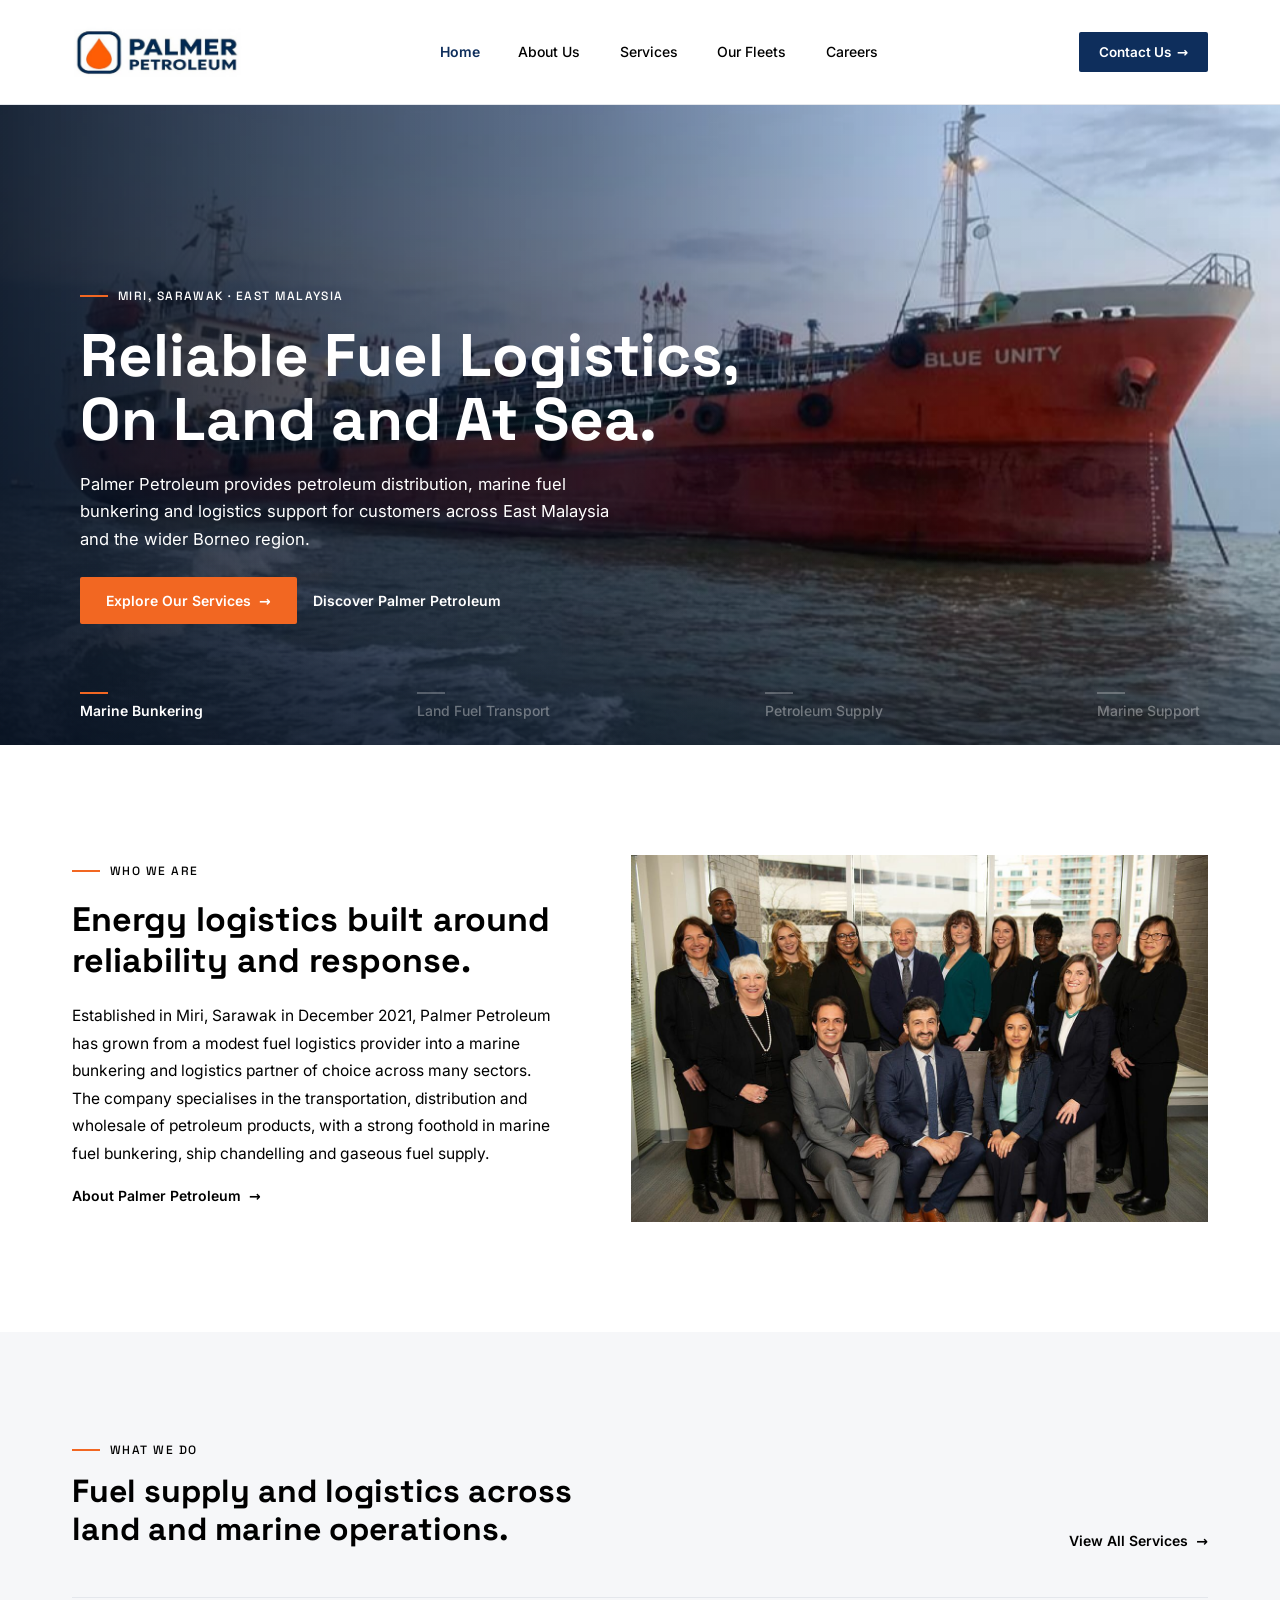
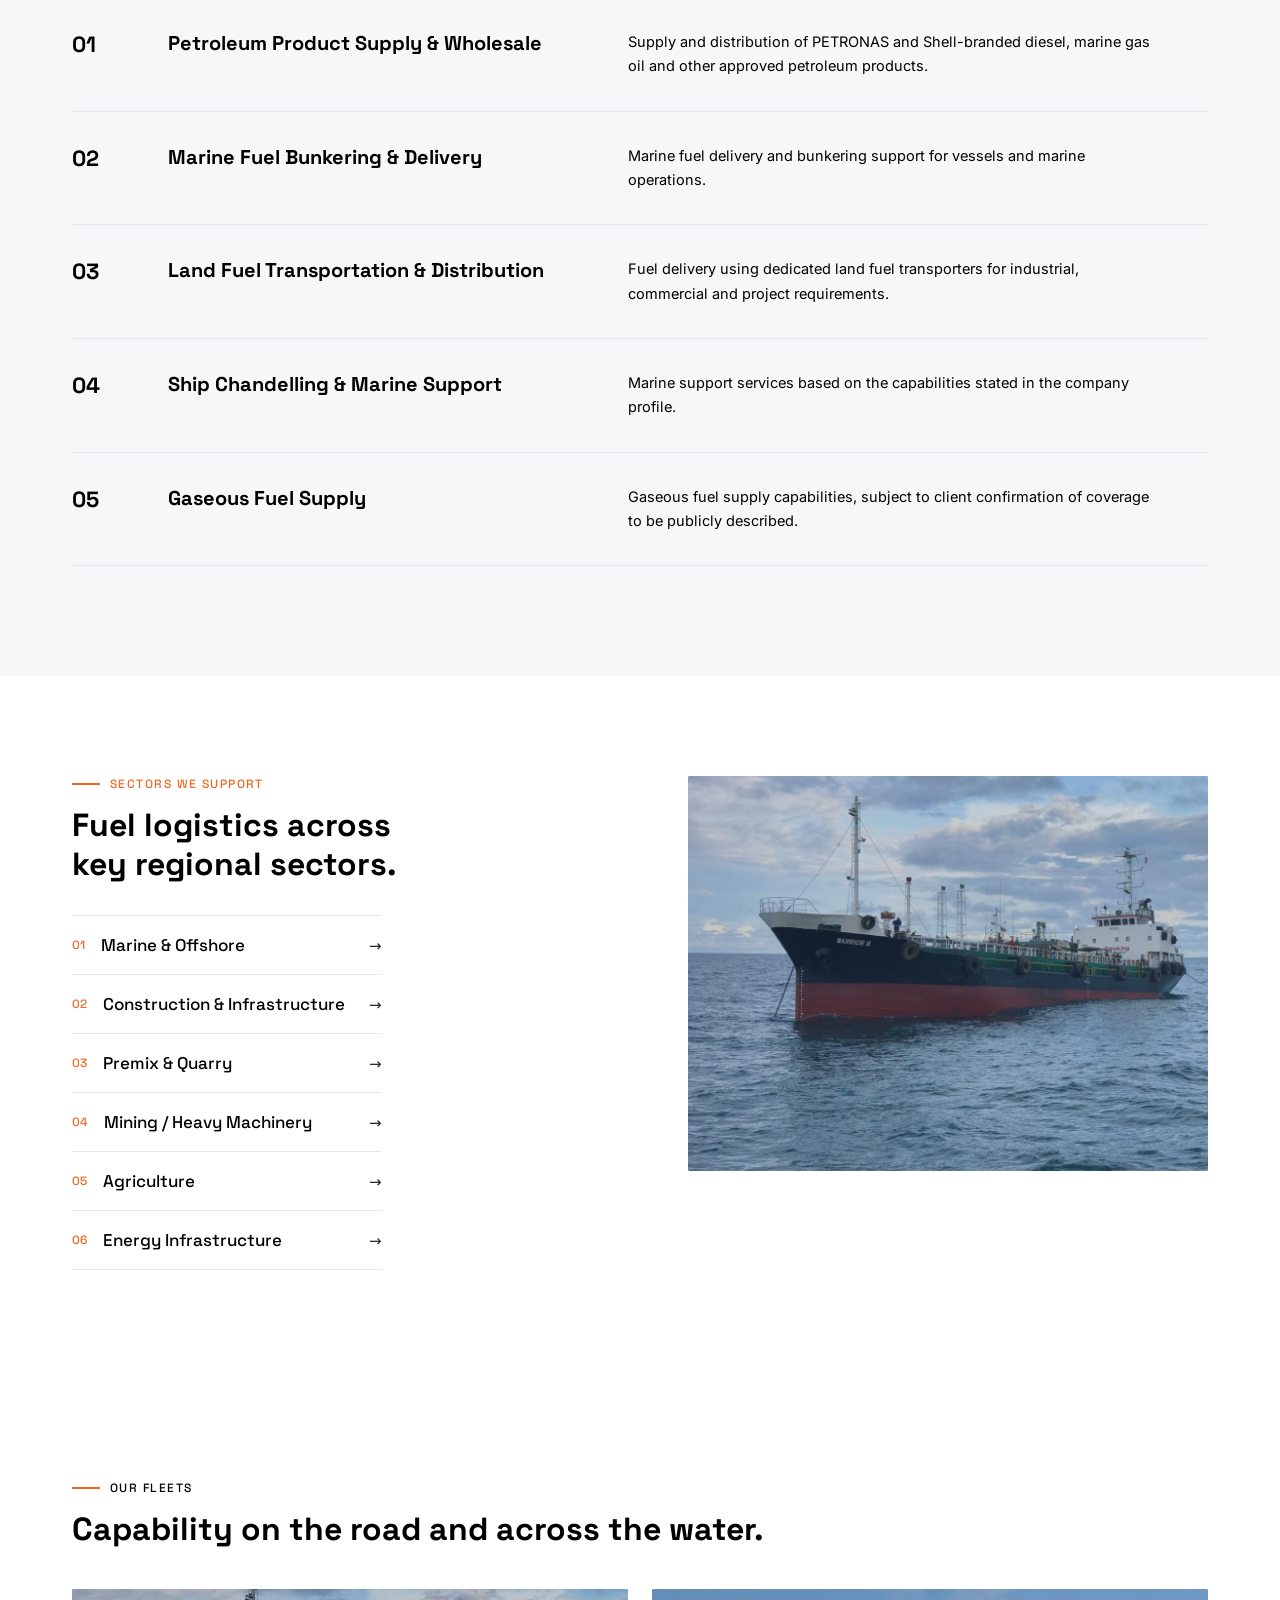
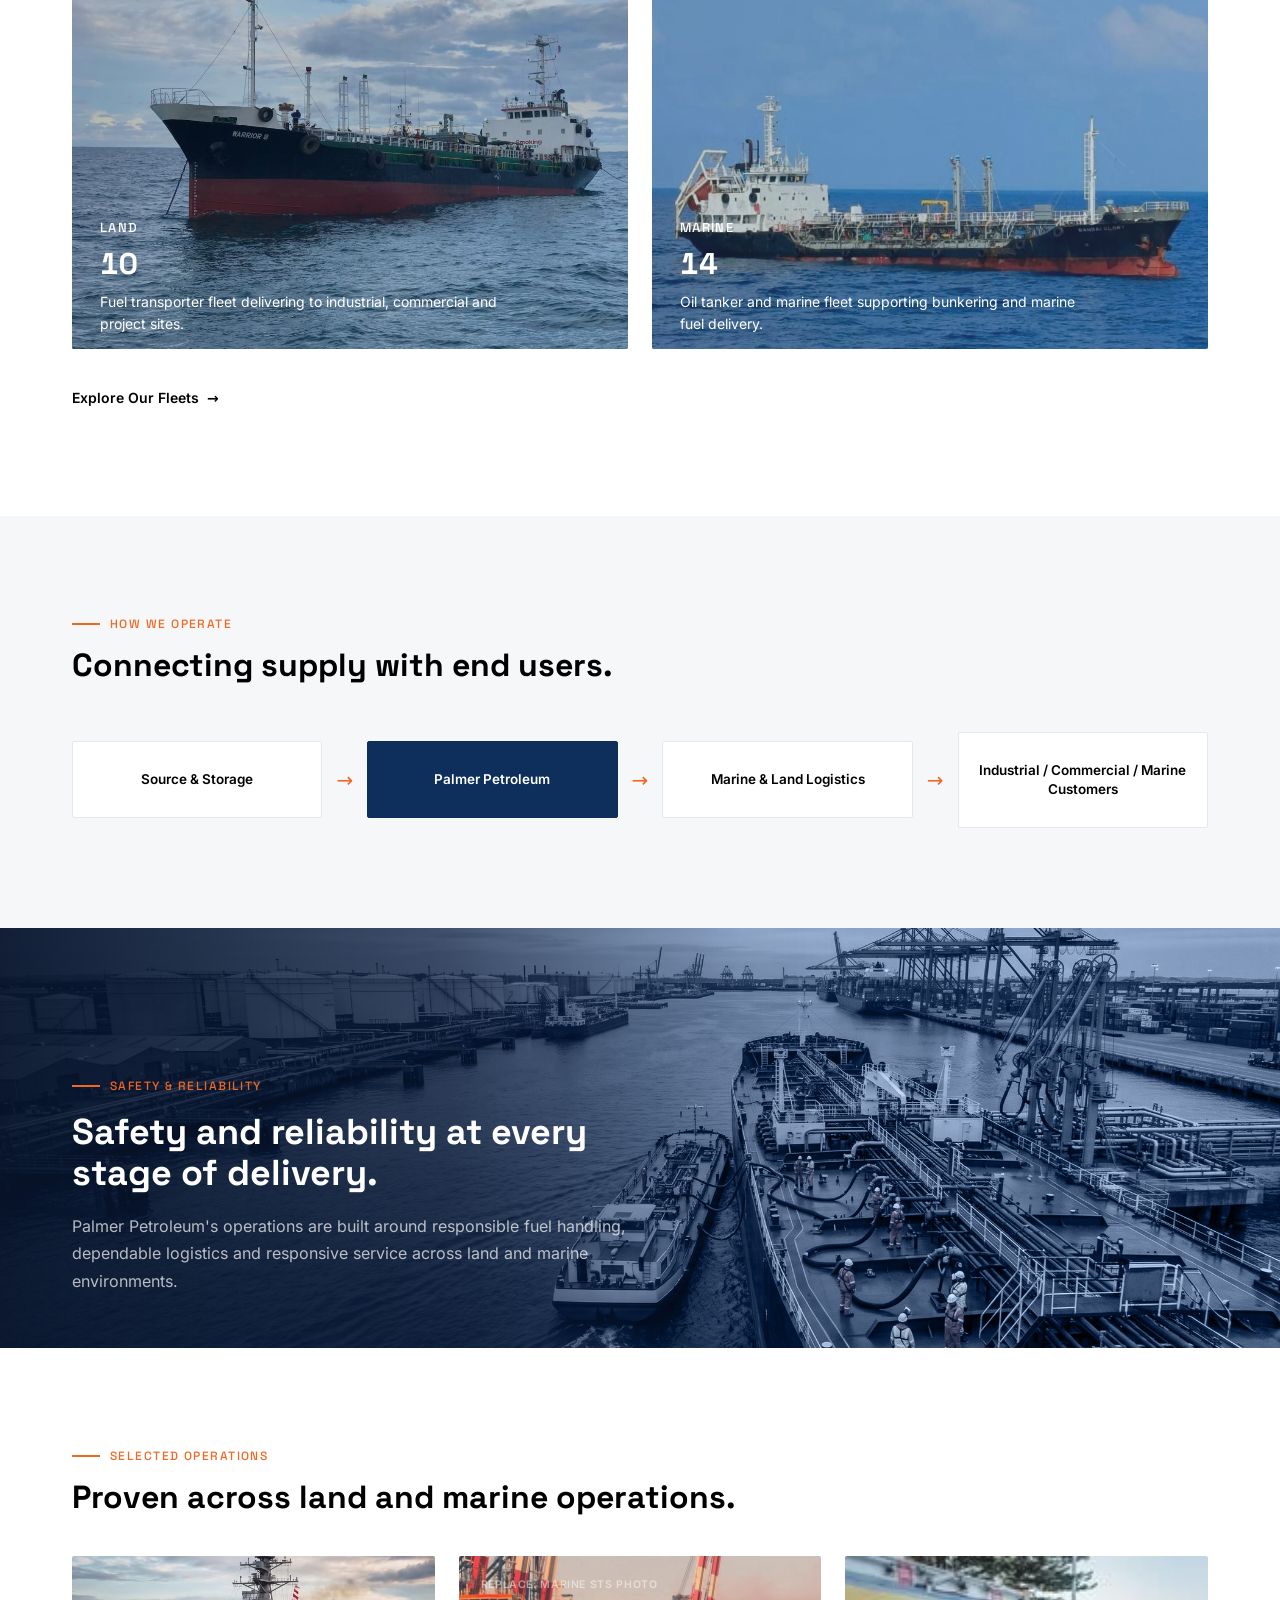
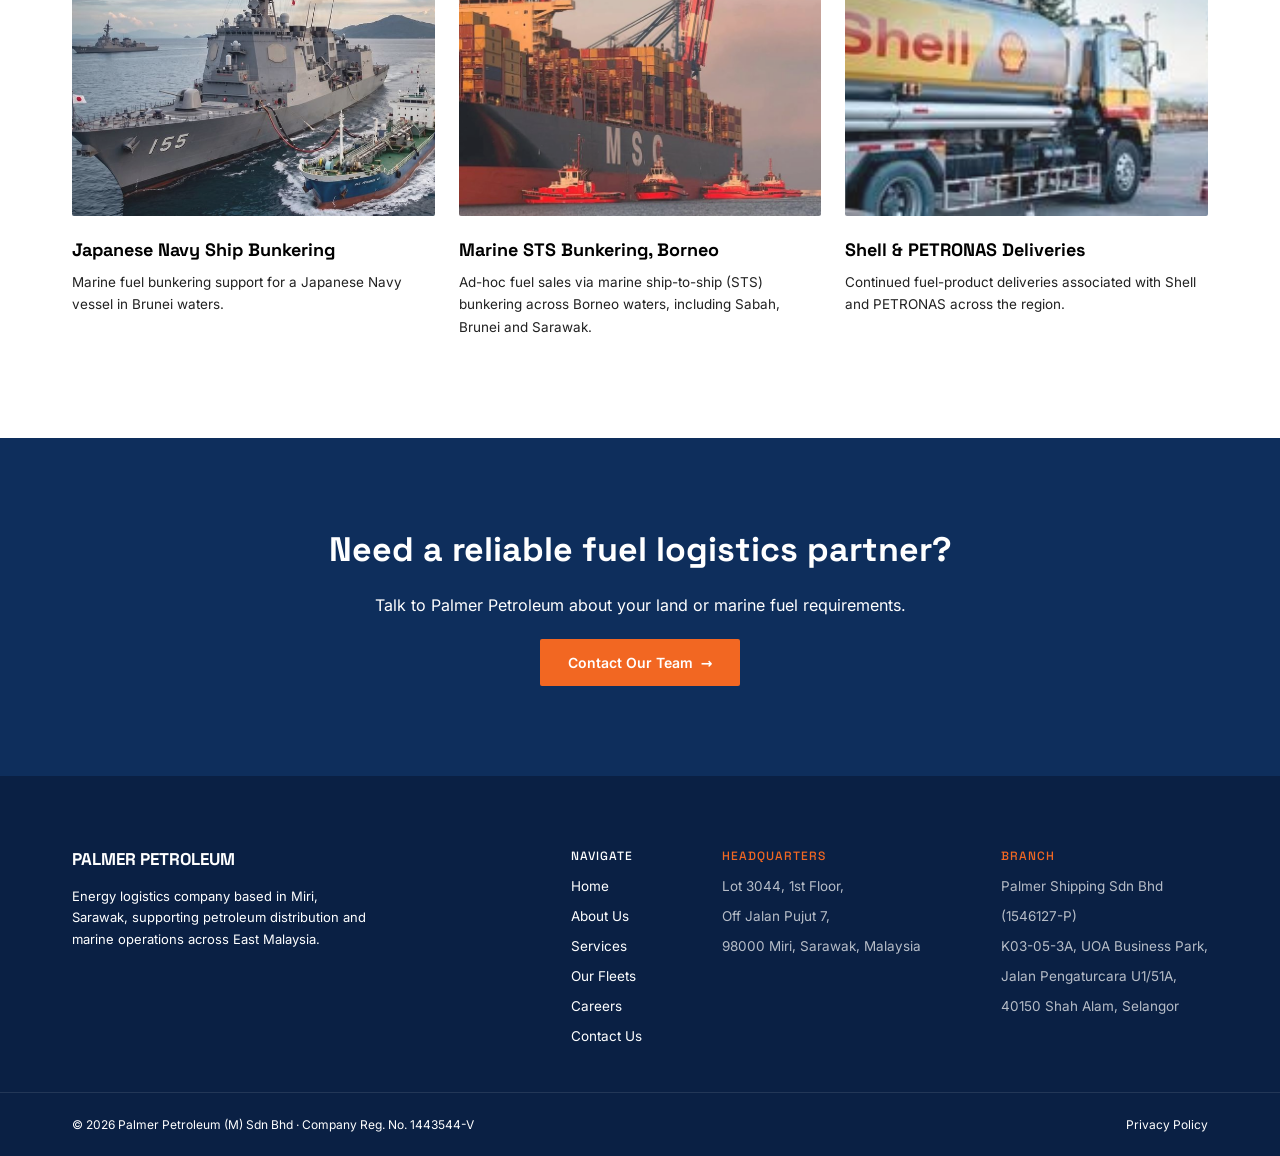
<file: index.html>
<!DOCTYPE html>
<html lang="en">
<head>
  <meta charset="utf-8">
  <meta name="viewport" content="width=device-width, initial-scale=1">
  <meta name="google-site-verification" content="EXHWEFCvP-H-6U0Hwtuabmq3HdfL--ZiOIwJplqTd3g" />
  <title>Palmer Petroleum | Fuel Logistics Company in Miri, Sarawak</title>
  <meta name="description" content="Palmer Petroleum (Palmer Shipping) is a fuel logistics company in Malaysia, based in Miri, Sarawak, providing petroleum distribution and marine operations across East Malaysia.">
  <link rel="canonical" href="https://palmershipping.com/">
  <meta property="og:type" content="website">
  <meta property="og:site_name" content="Palmer Petroleum">
  <meta property="og:title" content="Palmer Petroleum | Fuel Logistics Company in Miri, Sarawak">
  <meta property="og:description" content="Palmer Petroleum (Palmer Shipping) is a fuel logistics company in Malaysia, based in Miri, Sarawak, providing petroleum distribution and marine operations across East Malaysia.">
  <meta property="og:url" content="https://palmershipping.com/">
  <meta property="og:image" content="https://palmershipping.com/assets/img/hero-marine-bunkering.jpg">
  <meta name="twitter:card" content="summary_large_image">
  <script type="application/ld+json">{"@context": "https://schema.org", "@type": "Organization", "name": "Palmer Petroleum (M) Sdn Bhd", "url": "https://palmershipping.com/", "logo": "https://palmershipping.com/assets/img/palmer-petroleum-logo.png", "address": {"@type": "PostalAddress", "streetAddress": "Lot 3044, 1st Floor, Off Jalan Pujut 7", "addressLocality": "Miri", "postalCode": "98000", "addressRegion": "Sarawak", "addressCountry": "MY"}, "telephone": "+60-3-5569-0765", "email": "bunker@palmerpetroleum.com"}</script>
  <link rel="preload" href="assets/fonts/inter-latin-500.woff2" as="font" type="font/woff2" crossorigin>
  <link rel="preload" href="assets/fonts/space-grotesk-latin-700.woff2" as="font" type="font/woff2" crossorigin>
  <link rel="preload" href="assets/img/hero-marine-bunkering.jpg" as="image" fetchpriority="high">
  <link rel="stylesheet" href="assets/css/tokens.css">
  <link rel="stylesheet" href="assets/css/base.css">
  <link rel="stylesheet" href="assets/css/components.css">
  <link rel="stylesheet" href="assets/css/pages/home.css">
  <link rel="stylesheet" href="assets/css/motion.css?v=2">
  <script src="assets/js/include.js?v=2" defer></script>
  <script src="assets/js/motion.js?v=2" defer></script>
  <script src="assets/js/carousel.js" defer></script>
  <script src="assets/js/config.js?v=2" defer></script>
  <script src="assets/js/wp.js?v=2" defer></script>
  <script src="assets/js/content.js?v=4" defer></script>
</head>
<body data-page="home">
  <div class="slot-header" data-include="partials/header.html"></div>

  <main id="main">

    <!-- Hero carousel -->
    <section class="hero" data-carousel aria-roledescription="carousel" aria-label="Palmer Petroleum services">
      <div class="hero__slides">
        <div class="hero__slide is-active" data-carousel-slide role="group" aria-roledescription="slide" aria-label="1 of 4: Marine Bunkering">
          <img src="assets/img/hero-marine-bunkering.jpg" alt="Tanker vessel carrying out marine fuel bunkering" fetchpriority="high" data-photo="hero_photo_marine_bunkering">
        </div>
        <div class="hero__slide" data-carousel-slide role="group" aria-roledescription="slide" aria-label="2 of 4: Land Fuel Transport">
          <img src="assets/img/hero-land-fuel-transport.jpg" alt="Fuel tanker truck on the road" style="object-position: center 76%" data-photo="hero_photo_land_fuel_transport">
        </div>
        <div class="hero__slide" data-carousel-slide role="group" aria-roledescription="slide" aria-label="3 of 4: Petroleum Supply">
          <img src="assets/img/hero-petroleum-supply.jpg" alt="Cargo vessel at port" data-photo="hero_photo_petroleum_supply">
        </div>
        <div class="hero__slide" data-carousel-slide role="group" aria-roledescription="slide" aria-label="4 of 4: Marine Support">
          <img src="assets/img/hero-marine-support.jpg" alt="Support vessel refuelling a naval ship at sea" data-photo="hero_photo_marine_support">
        </div>
      </div>
      <div class="hero__overlay" aria-hidden="true"></div>

      <div class="hero__content">
        <p class="eyebrow eyebrow--light">MIRI, SARAWAK · EAST MALAYSIA</p>
        <h1 class="hero__title">
          <span class="line">Reliable Fuel Logistics,</span>
          <span class="line">On Land and At Sea.</span>
        </h1>
        <p class="hero__text">Palmer Petroleum provides petroleum distribution, marine fuel bunkering and logistics support for customers across East Malaysia and the wider Borneo region.</p>
        <div class="hero__actions">
          <a class="btn btn--orange btn--lg" href="services.html">Explore Our Services&nbsp;&nbsp;→</a>
          <a class="text-link" href="about.html">Discover Palmer Petroleum</a>
        </div>
      </div>

      <div class="hero__tabs" role="group" aria-label="Choose a slide">
        <button class="hero__tab" type="button" data-carousel-tab aria-current="true">Marine Bunkering</button>
        <button class="hero__tab" type="button" data-carousel-tab>Land Fuel Transport</button>
        <button class="hero__tab" type="button" data-carousel-tab>Petroleum Supply</button>
        <button class="hero__tab" type="button" data-carousel-tab>Marine Support</button>
      </div>
      <button class="hero__toggle" type="button" data-carousel-toggle>Pause slideshow</button>
    </section>

    <!-- Company introduction -->
    <section class="section intro" aria-labelledby="intro-title">
      <div class="intro__body">
        <p class="eyebrow">WHO WE ARE</p>
        <h2 class="section-title intro__title" id="intro-title">Energy logistics built around reliability and response.</h2>
        <p class="intro__text">Established in Miri, Sarawak in December 2021, Palmer Petroleum has grown from a modest fuel logistics provider into a marine bunkering and logistics partner of choice across many sectors. The company specialises in the transportation, distribution and wholesale of petroleum products, with a strong foothold in marine fuel bunkering, ship chandelling and gaseous fuel supply.</p>
        <a class="text-link" href="about.html">About Palmer Petroleum&nbsp;&nbsp;→</a>
      </div>
      <div class="intro__media">
        <img src="assets/img/home-intro-team.jpg" alt="The Palmer Petroleum team" width="1180" height="751" loading="lazy" data-photo="home_intro_photo">
      </div>
    </section>

    <!-- Core services -->
    <section class="section section--offwhite services" aria-labelledby="services-title">
      <div class="services__head">
        <div class="section__head">
          <p class="eyebrow">WHAT WE DO</p>
          <h2 class="section-title" id="services-title">
            <span class="line">Fuel supply and logistics across</span>
            <span class="line">land and marine operations.</span>
          </h2>
        </div>
        <a class="text-link" href="services.html">View All Services&nbsp;&nbsp;→</a>
      </div>

      <ul class="service-list">
        <li>
          <a class="service-row" href="services.html#service-01">
            <span class="service-row__num">01</span>
            <h3 class="service-row__title">Petroleum Product Supply &amp; Wholesale</h3>
            <p class="service-row__text">Supply and distribution of PETRONAS and Shell-branded diesel, marine gas oil and other approved petroleum products.</p>
            <span class="service-row__arrow" aria-hidden="true">→</span>
          </a>
        </li>
        <li>
          <a class="service-row" href="services.html#service-02">
            <span class="service-row__num">02</span>
            <h3 class="service-row__title">Marine Fuel Bunkering &amp; Delivery</h3>
            <p class="service-row__text">Marine fuel delivery and bunkering support for vessels and marine operations.</p>
            <span class="service-row__arrow" aria-hidden="true">→</span>
          </a>
        </li>
        <li>
          <a class="service-row" href="services.html#service-03">
            <span class="service-row__num">03</span>
            <h3 class="service-row__title">Land Fuel Transportation &amp; Distribution</h3>
            <p class="service-row__text">Fuel delivery using dedicated land fuel transporters for industrial, commercial and project requirements.</p>
            <span class="service-row__arrow" aria-hidden="true">→</span>
          </a>
        </li>
        <li>
          <a class="service-row" href="services.html#service-04">
            <span class="service-row__num">04</span>
            <h3 class="service-row__title">Ship Chandelling &amp; Marine Support</h3>
            <p class="service-row__text">Marine support services based on the capabilities stated in the company profile.</p>
            <span class="service-row__arrow" aria-hidden="true">→</span>
          </a>
        </li>
        <li>
          <a class="service-row" href="services.html#service-05">
            <span class="service-row__num">05</span>
            <h3 class="service-row__title">Gaseous Fuel Supply</h3>
            <p class="service-row__text">Gaseous fuel supply capabilities, subject to client confirmation of coverage to be publicly described.</p>
            <span class="service-row__arrow" aria-hidden="true">→</span>
          </a>
        </li>
      </ul>
    </section>

    <!-- Sectors we support -->
    <section class="section section--tight sectors" aria-labelledby="sectors-title">
      <div class="sectors__body">
        <div class="section__head">
          <p class="eyebrow eyebrow--accent">SECTORS WE SUPPORT</p>
          <h2 class="section-title" id="sectors-title">
            <span class="line">Fuel logistics across</span>
            <span class="line">key regional sectors.</span>
          </h2>
        </div>
        <ul class="sector-list">
          <li><a class="sector-row" href="services.html"><span class="sector-row__label"><span class="sector-row__num">01</span><span class="sector-row__name">Marine &amp; Offshore</span></span><span class="sector-row__arrow" aria-hidden="true">→</span></a></li>
          <li><a class="sector-row" href="services.html"><span class="sector-row__label"><span class="sector-row__num">02</span><span class="sector-row__name">Construction &amp; Infrastructure</span></span><span class="sector-row__arrow" aria-hidden="true">→</span></a></li>
          <li><a class="sector-row" href="services.html"><span class="sector-row__label"><span class="sector-row__num">03</span><span class="sector-row__name">Premix &amp; Quarry</span></span><span class="sector-row__arrow" aria-hidden="true">→</span></a></li>
          <li><a class="sector-row" href="services.html"><span class="sector-row__label"><span class="sector-row__num">04</span><span class="sector-row__name">Mining / Heavy Machinery</span></span><span class="sector-row__arrow" aria-hidden="true">→</span></a></li>
          <li><a class="sector-row" href="services.html"><span class="sector-row__label"><span class="sector-row__num">05</span><span class="sector-row__name">Agriculture</span></span><span class="sector-row__arrow" aria-hidden="true">→</span></a></li>
          <li><a class="sector-row" href="services.html"><span class="sector-row__label"><span class="sector-row__num">06</span><span class="sector-row__name">Energy Infrastructure</span></span><span class="sector-row__arrow" aria-hidden="true">→</span></a></li>
        </ul>
      </div>
      <div class="sectors__media">
        <img src="assets/img/home-sectors.jpg" alt="Palmer Petroleum tanker vessel at sea" width="1080" height="810" loading="lazy" data-photo="home_sectors_photo">
      </div>
    </section>

    <!-- Fleet highlight -->
    <section class="section fleet-highlight" aria-labelledby="fleet-title">
      <div class="section__head">
        <p class="eyebrow">OUR FLEETS</p>
        <h2 class="section-title" id="fleet-title">Capability on the road and across the water.</h2>
      </div>
      <div class="fleet-panels">
        <article class="fleet-panel fleet-panel--land">
          <img src="assets/img/home-fleet-land.jpg" alt="" loading="lazy" data-photo="home_fleet_land_photo">
          <div class="fleet-panel__body">
            <p class="fleet-panel__label">LAND</p>
            <p class="fleet-panel__count" data-fleet="land-count">10 +4</p>
            <p class="fleet-panel__text">Fuel transporter fleet delivering to industrial, commercial and project sites.</p>
          </div>
        </article>
        <article class="fleet-panel fleet-panel--marine">
          <img src="assets/img/home-fleet-marine.jpg" alt="" loading="lazy" data-photo="home_fleet_marine_photo">
          <div class="fleet-panel__body">
            <p class="fleet-panel__label">MARINE</p>
            <p class="fleet-panel__count" data-fleet="marine-count">14</p>
            <p class="fleet-panel__text">Oil tanker and marine fleet supporting bunkering and marine fuel delivery.</p>
          </div>
        </article>
      </div>
      <a class="text-link" href="fleet.html">Explore Our Fleets&nbsp;&nbsp;→</a>
    </section>

    <!-- How we operate -->
    <section class="section section--tight section--offwhite operate" aria-labelledby="operate-title">
      <div class="section__head">
        <p class="eyebrow eyebrow--accent">HOW WE OPERATE</p>
        <h2 class="section-title" id="operate-title">Connecting supply with end users.</h2>
      </div>
      <ol class="flow">
        <li class="flow__step">Source &amp; Storage</li>
        <li class="flow__arrow" aria-hidden="true">→</li>
        <li class="flow__step flow__step--primary">Palmer Petroleum</li>
        <li class="flow__arrow" aria-hidden="true">→</li>
        <li class="flow__step">Marine &amp; Land Logistics</li>
        <li class="flow__arrow" aria-hidden="true">→</li>
        <li class="flow__step">Industrial / Commercial / Marine Customers</li>
      </ol>
    </section>

    <!-- Safety band -->
    <section class="safety" aria-labelledby="safety-title">
      <img class="safety__bg" src="assets/img/home-safety-band.jpg" alt="" loading="lazy" data-photo="home_safety_photo">
      <div class="safety__tint" aria-hidden="true"></div>
      <div class="safety__gradient" aria-hidden="true"></div>
      <div class="safety__content">
        <p class="eyebrow eyebrow--accent">SAFETY &amp; RELIABILITY</p>
        <h2 class="section-title safety__title" id="safety-title">
          <span class="line">Safety and reliability at every</span>
          <span class="line">stage of delivery.</span>
        </h2>
        <p class="safety__text">Palmer Petroleum's operations are built around responsible fuel handling, dependable logistics and responsive service across land and marine environments.</p>
      </div>
    </section>

    <!-- Selected operations -->
    <section class="section section--tight operations" aria-labelledby="operations-title">
      <div class="section__head">
        <p class="eyebrow eyebrow--accent">SELECTED OPERATIONS</p>
        <h2 class="section-title" id="operations-title">Proven across land and marine operations.</h2>
      </div>
      <div class="op-cards">
        <article class="op-card">
          <div class="op-card__media">
            <img src="assets/img/op-japanese-navy.jpg" alt="Bunkering vessel alongside a Japanese Navy ship" loading="lazy" style="object-position: 37.5% center">
          </div>
          <div class="op-card__body">
            <h3 class="op-card__title">Japanese Navy Ship Bunkering</h3>
            <p class="op-card__text">Marine fuel bunkering support for a Japanese Navy vessel in Brunei waters.</p>
          </div>
        </article>
        <article class="op-card">
          <div class="op-card__media">
            <img src="assets/img/op-marine-sts.jpg" alt="" loading="lazy" style="object-position: center 43.5%">
            <p class="op-card__placeholder">REPLACE: MARINE STS PHOTO</p>
          </div>
          <div class="op-card__body">
            <h3 class="op-card__title">Marine STS Bunkering, Borneo</h3>
            <p class="op-card__text">Ad-hoc fuel sales via marine ship-to-ship (STS) bunkering across Borneo waters, including Sabah, Brunei and Sarawak.</p>
          </div>
        </article>
        <article class="op-card">
          <div class="op-card__media">
            <img src="assets/img/op-shell-petronas.jpg" alt="Fuel tanker truck making a delivery" loading="lazy">
          </div>
          <div class="op-card__body">
            <h3 class="op-card__title">Shell &amp; PETRONAS Deliveries</h3>
            <p class="op-card__text">Continued fuel-product deliveries associated with Shell and PETRONAS across the region.</p>
          </div>
        </article>
      </div>
    </section>

    <!-- Final CTA -->
    <section class="section cta-band" aria-labelledby="cta-title">
      <h2 class="cta-band__title" id="cta-title">Need a reliable fuel logistics partner?</h2>
      <p class="cta-band__text">Talk to Palmer Petroleum about your land or marine fuel requirements.</p>
      <a class="btn btn--orange btn--lg" href="contact.html">Contact Our Team&nbsp;&nbsp;→</a>
    </section>

  </main>

  <div data-include="partials/footer.html"></div>
</body>
</html>
</file>
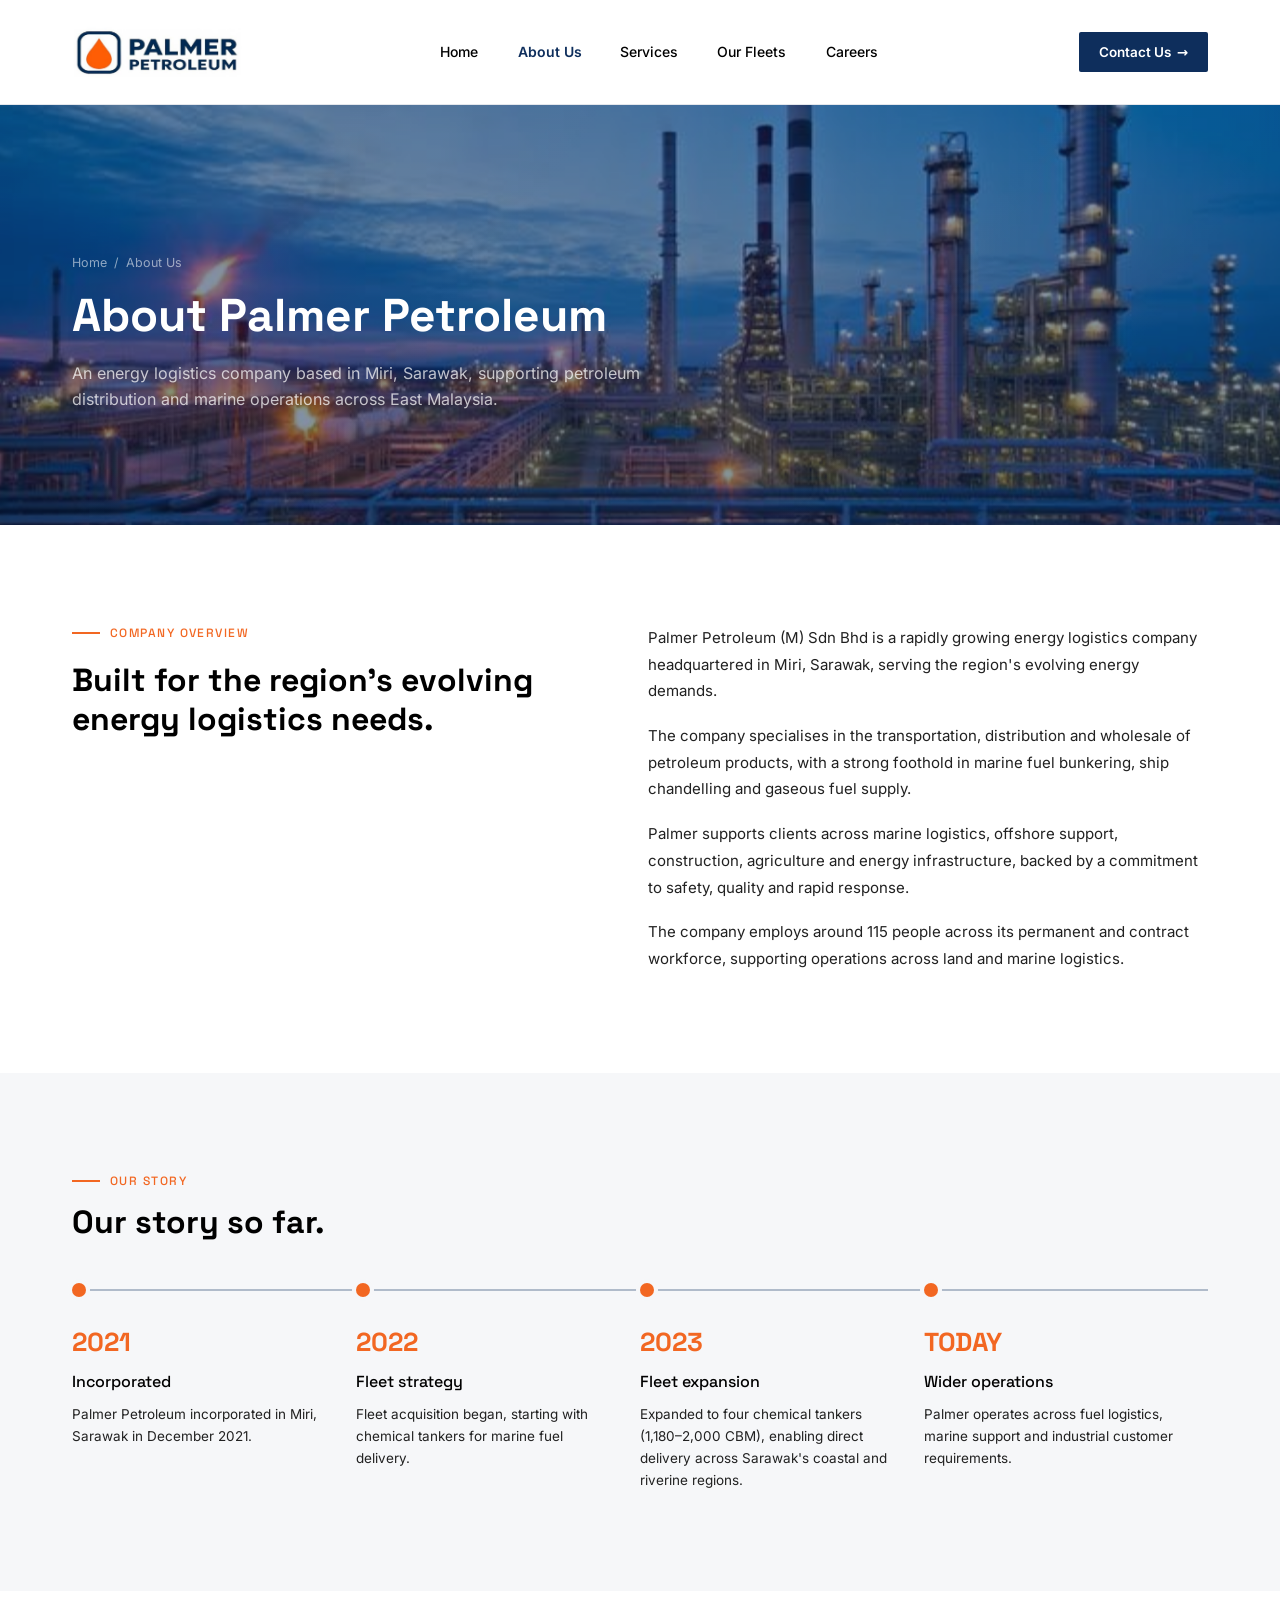
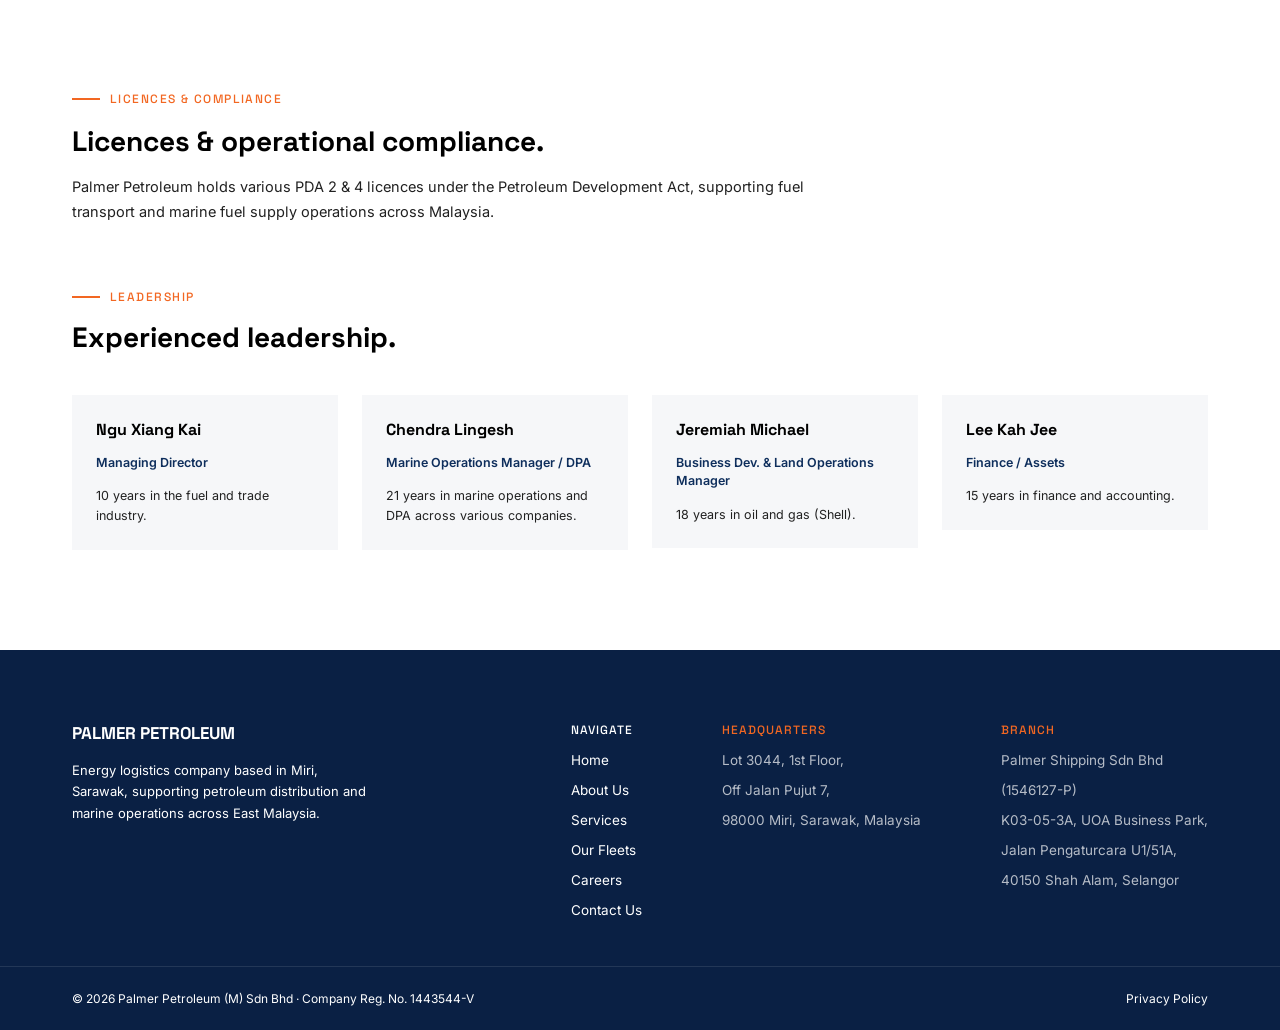
<file: about.html>
<!DOCTYPE html>
<html lang="en">
<head>
  <meta charset="utf-8">
  <meta name="viewport" content="width=device-width, initial-scale=1">
  <title>About Us | Palmer Petroleum Company Profile</title>
  <meta name="description" content="Palmer Petroleum (M) Sdn Bhd, part of Palmer Shipping Sdn Bhd, is an energy logistics company in Miri, Sarawak, supporting petroleum distribution and marine operations across East Malaysia.">
  <link rel="canonical" href="https://palmershipping.com/about.html">
  <meta property="og:type" content="website">
  <meta property="og:site_name" content="Palmer Petroleum">
  <meta property="og:title" content="About Us | Palmer Petroleum Company Profile">
  <meta property="og:description" content="Palmer Petroleum (M) Sdn Bhd, part of Palmer Shipping Sdn Bhd, is an energy logistics company in Miri, Sarawak, supporting petroleum distribution and marine operations across East Malaysia.">
  <meta property="og:url" content="https://palmershipping.com/about.html">
  <meta property="og:image" content="https://palmershipping.com/assets/img/hero-marine-bunkering.jpg">
  <meta name="twitter:card" content="summary_large_image">
  <link rel="preload" href="assets/fonts/inter-latin-500.woff2" as="font" type="font/woff2" crossorigin>
  <link rel="preload" href="assets/fonts/space-grotesk-latin-700.woff2" as="font" type="font/woff2" crossorigin>
  <link rel="stylesheet" href="assets/css/tokens.css">
  <link rel="stylesheet" href="assets/css/base.css">
  <link rel="stylesheet" href="assets/css/components.css">
  <link rel="stylesheet" href="assets/css/pages/about.css">
  <link rel="stylesheet" href="assets/css/motion.css?v=2">
  <script src="assets/js/include.js?v=2" defer></script>
  <script src="assets/js/motion.js?v=2" defer></script>
  <script src="assets/js/config.js?v=2" defer></script>
  <script src="assets/js/wp.js?v=2" defer></script>
  <script src="assets/js/content.js?v=4" defer></script>
</head>
<body data-page="about">
  <div class="slot-header" data-include="partials/header.html"></div>

  <main id="main">

    <section class="page-hero" style="--hero-height: 420px; --hero-top: 150px; --hero-image-opacity: 0.5">
      <img class="page-hero__bg" src="assets/img/hero-about.jpg" alt="" style="object-position: 53% 56%" data-photo="banner_about">
      <div class="page-hero__content">
        <nav class="breadcrumb" aria-label="Breadcrumb">
          <ol>
            <li><a href="index.html">Home</a></li>
            <li aria-current="page">About Us</li>
          </ol>
        </nav>
        <h1 class="page-hero__title">About Palmer Petroleum</h1>
        <p class="page-hero__text">An energy logistics company based in Miri, Sarawak, supporting petroleum distribution and marine operations across East Malaysia.</p>
      </div>
    </section>

    <!-- Company overview -->
    <section class="section section--tight overview" aria-labelledby="overview-title">
      <div class="overview__head">
        <p class="eyebrow eyebrow--accent">COMPANY OVERVIEW</p>
        <h2 class="section-title" id="overview-title">
          <span class="line">Built for the region’s evolving</span>
          <span class="line">energy logistics needs.</span>
        </h2>
      </div>
      <div class="overview__body">
        <p>Palmer Petroleum (M) Sdn Bhd is a rapidly growing energy logistics company headquartered in Miri, Sarawak, serving the region's evolving energy demands.</p>
        <p>The company specialises in the transportation, distribution and wholesale of petroleum products, with a strong foothold in marine fuel bunkering, ship chandelling and gaseous fuel supply.</p>
        <p>Palmer supports clients across marine logistics, offshore support, construction, agriculture and energy infrastructure, backed by a commitment to safety, quality and rapid response.</p>
        <p>The company employs around 115 people across its permanent and contract workforce, supporting operations across land and marine logistics.</p>
      </div>
    </section>

    <!-- Our story timeline -->
    <section class="section section--tight section--offwhite timeline-section" aria-labelledby="story-title">
      <div class="section__head">
        <p class="eyebrow eyebrow--accent">OUR STORY</p>
        <h2 class="section-title" id="story-title">Our story so far.</h2>
      </div>
      <ol class="timeline">
        <li class="timeline__item">
          <p class="timeline__year">2021</p>
          <h3 class="timeline__title">Incorporated</h3>
          <p class="timeline__text">Palmer Petroleum incorporated in Miri, Sarawak in December 2021.</p>
        </li>
        <li class="timeline__item">
          <p class="timeline__year">2022</p>
          <h3 class="timeline__title">Fleet strategy</h3>
          <p class="timeline__text">Fleet acquisition began, starting with chemical tankers for marine fuel delivery.</p>
        </li>
        <li class="timeline__item">
          <p class="timeline__year">2023</p>
          <h3 class="timeline__title">Fleet expansion</h3>
          <p class="timeline__text">Expanded to four chemical tankers (1,180–2,000 CBM), enabling direct delivery across Sarawak's coastal and riverine regions.</p>
        </li>
        <li class="timeline__item">
          <p class="timeline__year">TODAY</p>
          <h3 class="timeline__title">Wider operations</h3>
          <p class="timeline__text">Palmer operates across fuel logistics, marine support and industrial customer requirements.</p>
        </li>
      </ol>
    </section>

    <!-- Licences & leadership -->
    <section class="section section--tight leadership-section" aria-labelledby="licences-title">
      <div class="licences">
        <p class="eyebrow eyebrow--accent">LICENCES &amp; COMPLIANCE</p>
        <h2 class="section-title section-title--sm" id="licences-title">Licences &amp; operational compliance.</h2>
        <p class="licences__text">Palmer Petroleum holds various PDA 2 &amp; 4 licences under the Petroleum Development Act, supporting fuel transport and marine fuel supply operations across Malaysia.</p>
      </div>

      <div class="section__head leaders-head">
        <p class="eyebrow eyebrow--accent">LEADERSHIP</p>
        <h2 class="section-title section-title--sm">Experienced leadership.</h2>
      </div>

      <ul class="leaders">
        <li class="leader">
          <h3 class="leader__name">Ngu Xiang Kai</h3>
          <p class="leader__role">Managing Director</p>
          <p class="leader__bio">10 years in the fuel and trade industry.</p>
        </li>
        <li class="leader">
          <h3 class="leader__name">Chendra Lingesh</h3>
          <p class="leader__role">Marine Operations Manager / DPA</p>
          <p class="leader__bio">21 years in marine operations and DPA across various companies.</p>
        </li>
        <li class="leader">
          <h3 class="leader__name">Jeremiah Michael</h3>
          <p class="leader__role">Business Dev. &amp; Land Operations Manager</p>
          <p class="leader__bio">18 years in oil and gas (Shell).</p>
        </li>
        <li class="leader">
          <h3 class="leader__name">Lee Kah Jee</h3>
          <p class="leader__role">Finance / Assets</p>
          <p class="leader__bio">15 years in finance and accounting.</p>
        </li>
      </ul>
    </section>

  </main>

  <div data-include="partials/footer.html"></div>
</body>
</html>
</file>
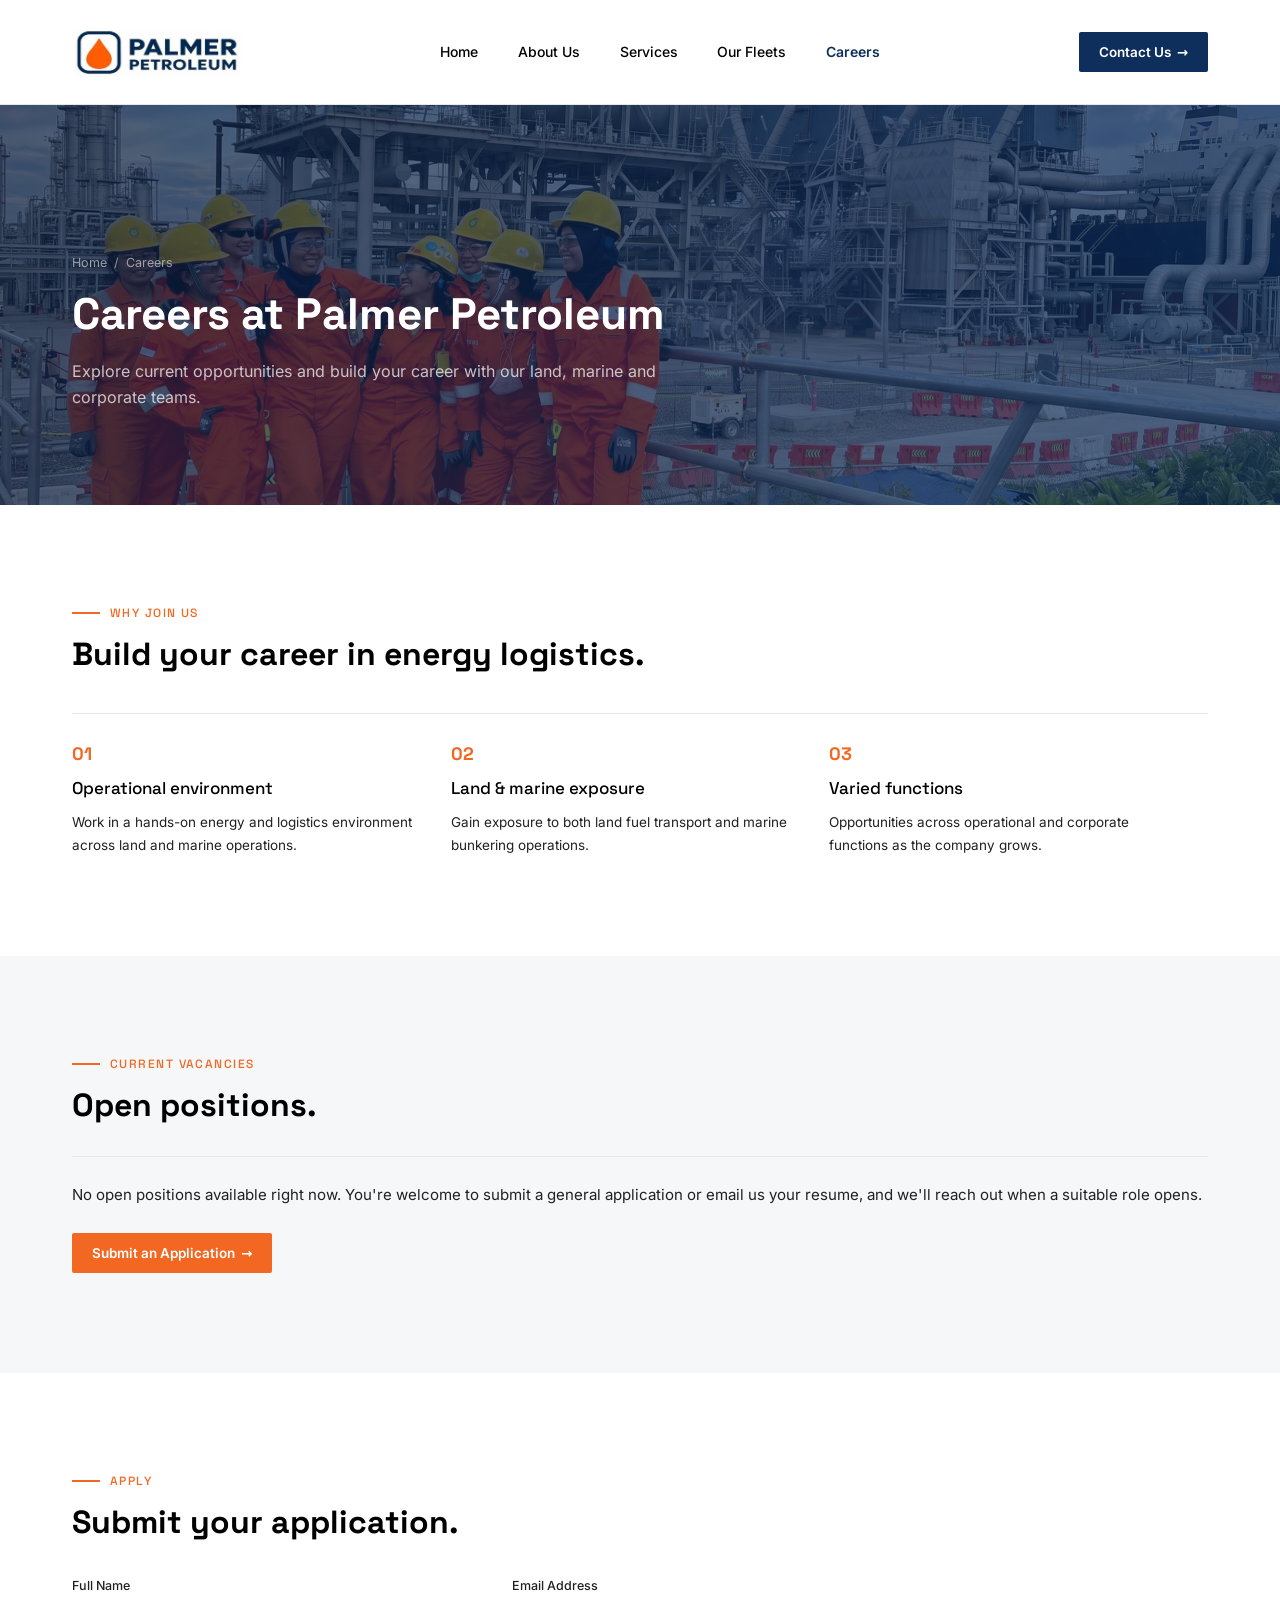
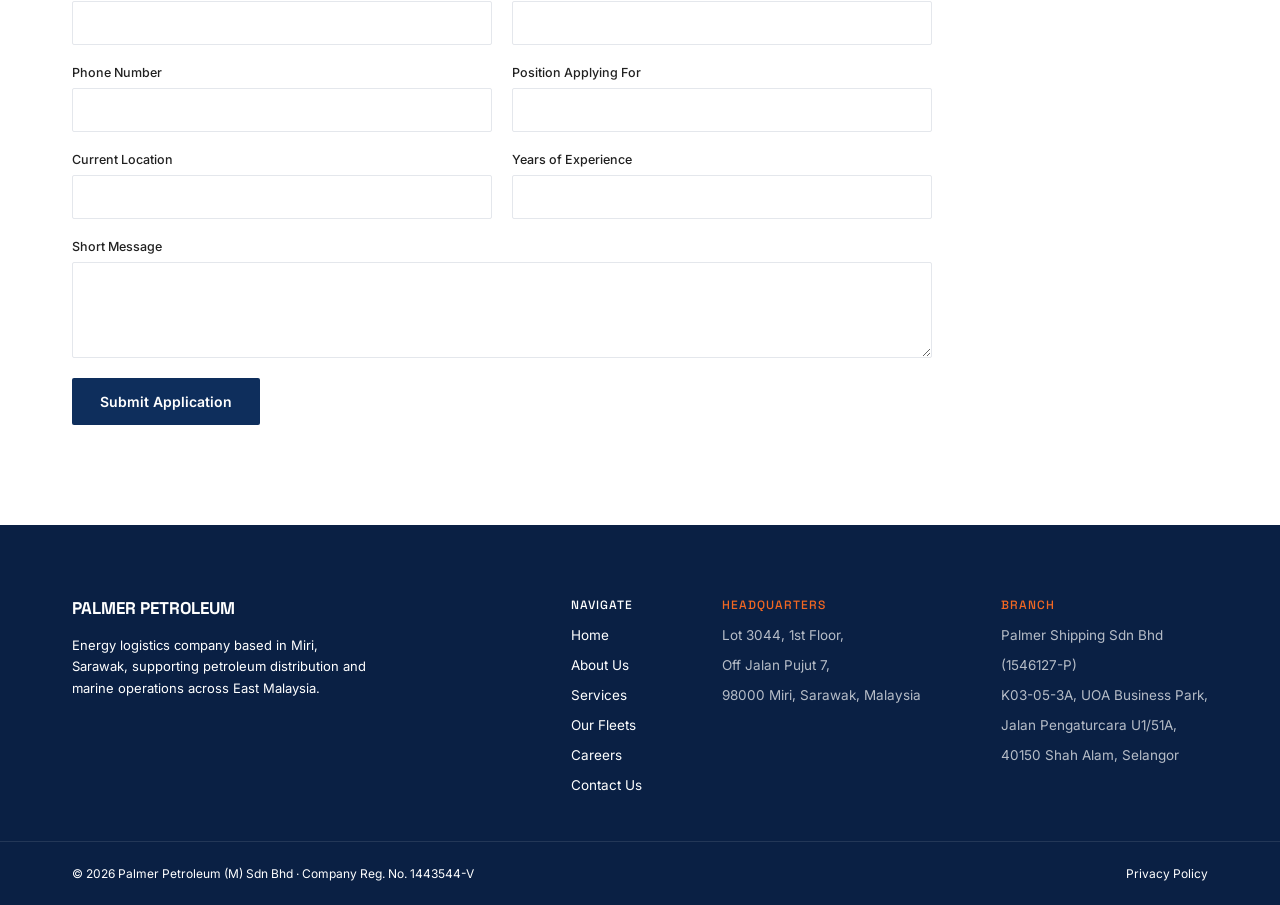
<file: careers.html>
<!DOCTYPE html>
<html lang="en">
<head>
  <meta charset="utf-8">
  <meta name="viewport" content="width=device-width, initial-scale=1">
  <title>Palmer Petroleum Careers | Jobs in Malaysia</title>
  <meta name="description" content="Explore Palmer Petroleum careers, including oil and gas jobs and logistics jobs across Malaysia's land, marine and corporate teams.">
  <link rel="canonical" href="https://palmershipping.com/careers.html">
  <meta property="og:type" content="website">
  <meta property="og:site_name" content="Palmer Petroleum">
  <meta property="og:title" content="Palmer Petroleum Careers | Jobs in Malaysia">
  <meta property="og:description" content="Explore Palmer Petroleum careers, including oil and gas jobs and logistics jobs across Malaysia's land, marine and corporate teams.">
  <meta property="og:url" content="https://palmershipping.com/careers.html">
  <meta property="og:image" content="https://palmershipping.com/assets/img/hero-marine-bunkering.jpg">
  <meta name="twitter:card" content="summary_large_image">
  <link rel="preload" href="assets/fonts/inter-latin-500.woff2" as="font" type="font/woff2" crossorigin>
  <link rel="preload" href="assets/fonts/space-grotesk-latin-700.woff2" as="font" type="font/woff2" crossorigin>
  <link rel="stylesheet" href="assets/css/tokens.css">
  <link rel="stylesheet" href="assets/css/base.css">
  <link rel="stylesheet" href="assets/css/components.css">
  <link rel="stylesheet" href="assets/css/pages/careers.css">
  <link rel="stylesheet" href="assets/css/motion.css?v=2">
  <script src="assets/js/include.js?v=2" defer></script>
  <script src="assets/js/motion.js?v=2" defer></script>
  <script src="assets/js/config.js?v=2" defer></script>
  <script src="assets/js/wp.js?v=2" defer></script>
  <script src="assets/js/content.js?v=4" defer></script>
  <script src="assets/js/forms.js" defer></script>
</head>
<body data-page="careers">
  <div class="slot-header" data-include="partials/header.html"></div>

  <main id="main">

    <section class="page-hero" style="--hero-height: 400px; --hero-top: 150px">
      <img class="page-hero__bg" src="assets/img/hero-careers.jpg" alt="" data-photo="banner_careers">
      <div class="page-hero__content">
        <nav class="breadcrumb" aria-label="Breadcrumb">
          <ol>
            <li><a href="index.html">Home</a></li>
            <li aria-current="page">Careers</li>
          </ol>
        </nav>
        <h1 class="page-hero__title" style="font-size: clamp(32px, 5vw, 44px)">Careers at Palmer Petroleum</h1>
        <p class="page-hero__text">Explore current opportunities and build your career with our land, marine and corporate teams.</p>
      </div>
    </section>

    <!-- Why join us -->
    <section class="section section--tight why-section" aria-labelledby="why-title">
      <div class="section__head">
        <p class="eyebrow eyebrow--accent">WHY JOIN US</p>
        <h2 class="section-title" id="why-title">Build your career in energy logistics.</h2>
      </div>
      <ol class="why-list">
        <li class="why-list__item">
          <p class="why-list__num">01</p>
          <h3 class="why-list__title">Operational environment</h3>
          <p class="why-list__text">Work in a hands-on energy and logistics environment across land and marine operations.</p>
        </li>
        <li class="why-list__item">
          <p class="why-list__num">02</p>
          <h3 class="why-list__title">Land &amp; marine exposure</h3>
          <p class="why-list__text">Gain exposure to both land fuel transport and marine bunkering operations.</p>
        </li>
        <li class="why-list__item">
          <p class="why-list__num">03</p>
          <h3 class="why-list__title">Varied functions</h3>
          <p class="why-list__text">Opportunities across operational and corporate functions as the company grows.</p>
        </li>
      </ol>
    </section>

    <!-- Current vacancies -->
    <section class="section section--tight section--offwhite vacancies-section" aria-labelledby="vacancies-title">
      <div class="section__head">
        <p class="eyebrow eyebrow--accent">CURRENT VACANCIES</p>
        <h2 class="section-title" id="vacancies-title">Open positions.</h2>
      </div>

      <div class="vacancy-list">
        <p style="padding-block:26px;color:var(--text-slate)">No open positions available right now. You're welcome to submit a general application or email us your resume, and we'll reach out when a suitable role opens.</p>
        <a class="btn btn--orange" href="#apply-title">Submit an Application&nbsp;&nbsp;→</a>
      </div>
    </section>

    <!-- Application form -->
    <section class="section section--tight apply-section" aria-labelledby="apply-title">
      <div class="section__head">
        <p class="eyebrow eyebrow--accent">APPLY</p>
        <h2 class="section-title" id="apply-title">Submit your application.</h2>
      </div>

      <form class="form" data-cf7="application" data-success-panel="apply-success">
        <div class="field">
          <label for="apply-name">Full Name</label>
          <input class="input" id="apply-name" name="full-name" type="text" autocomplete="name" required>
        </div>
        <div class="field">
          <label for="apply-email">Email Address</label>
          <input class="input" id="apply-email" name="email" type="email" autocomplete="email" required>
        </div>
        <div class="field">
          <label for="apply-phone">Phone Number</label>
          <input class="input" id="apply-phone" name="phone" type="tel" autocomplete="tel" required>
        </div>
        <div class="field">
          <label for="apply-position">Position Applying For</label>
          <input class="input" id="apply-position" name="position" type="text" required>
        </div>
        <div class="field">
          <label for="apply-location">Current Location</label>
          <input class="input" id="apply-location" name="location" type="text" autocomplete="address-level2">
        </div>
        <div class="field">
          <label for="apply-experience">Years of Experience</label>
          <input class="input" id="apply-experience" name="experience" type="number" min="0" max="60" inputmode="numeric">
        </div>
        <div class="field field--full">
          <label for="apply-message">Short Message</label>
          <textarea class="input" id="apply-message" name="message"></textarea>
        </div>
        <div class="form__actions">
          <button class="btn btn--navy" type="submit">Submit Application</button>
          <p class="form-status" data-form-status role="status"></p>
        </div>
      </form>

      <div class="apply-success" id="apply-success" tabindex="-1" hidden>
        <p class="apply-success__text">Thank you for your interest. Please email your latest CV/resume to <span data-field="careers_email">[CLIENT CAREERS EMAIL]</span> with the subject 'Application – [Position Title]'.</p>
        <a class="btn btn--orange" id="apply-cv-link" href="mailto:?subject=Application">Email Your CV&nbsp;&nbsp;→</a>
      </div>
    </section>

  </main>

  <div data-include="partials/footer.html"></div>

  <script>
    // Pre-fill the CV email subject with the position the applicant entered.
    document.getElementById("apply-success").addEventListener("form:success", (e) => {
      const position = e.detail.position || "[Position Title]";
      const email = window.PALMER_CAREERS_EMAIL || "";
      document.getElementById("apply-cv-link").href = `mailto:${email}?subject=` + encodeURIComponent("Application – " + position);
    });
  </script>
</body>
</html>
</file>
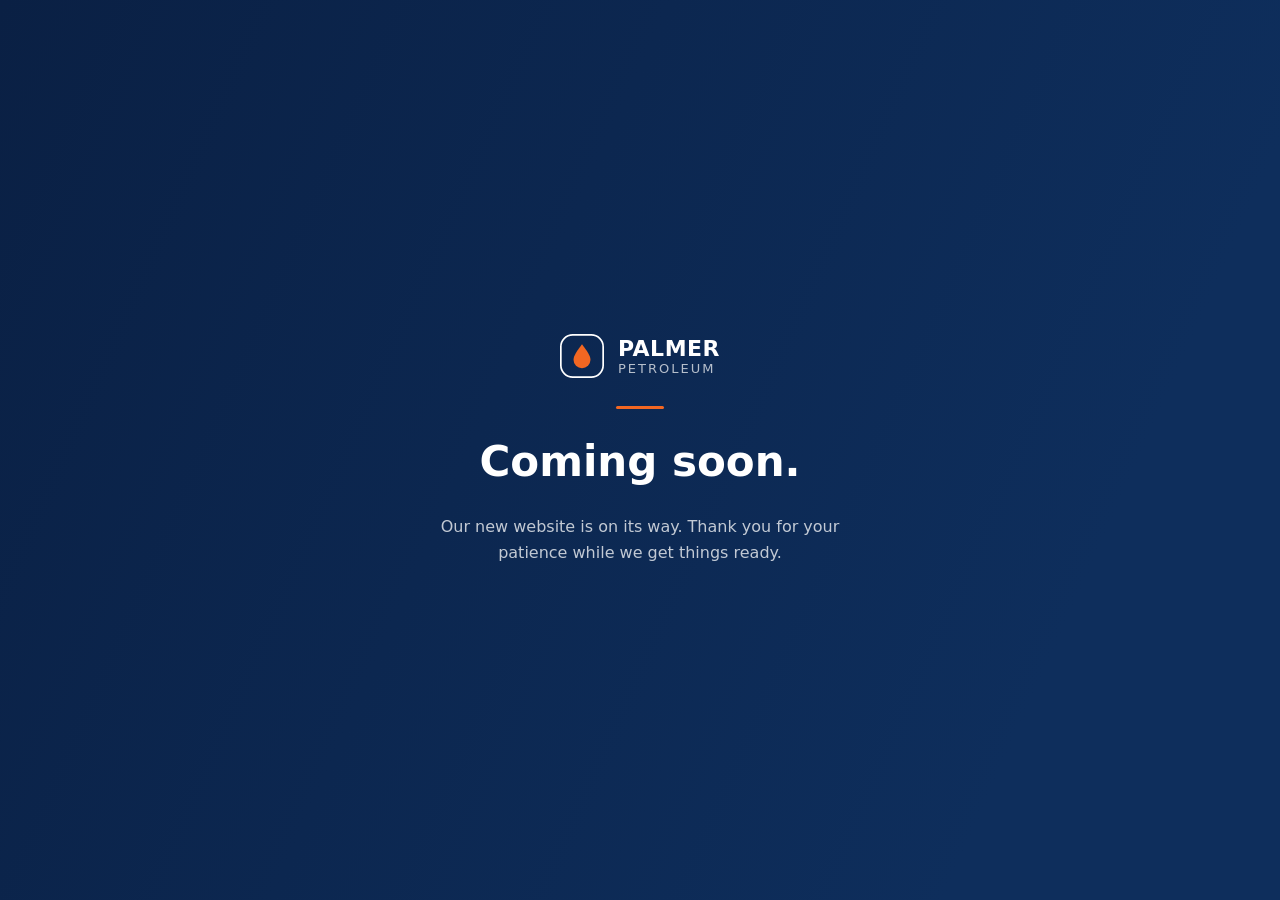
<file: coming-soon.html>
<!DOCTYPE html>
<html lang="en">
<head>
<meta charset="utf-8">
<meta name="viewport" content="width=device-width, initial-scale=1">
<title>Palmer Petroleum</title>
<meta name="robots" content="noindex, nofollow">
<style>
  :root {
    --brand-navy: #0e2e5c;
    --brand-navy-deep: #0a2044;
    --brand-orange: #f26722;
  }
  * { box-sizing: border-box; }
  body {
    margin: 0;
    min-height: 100vh;
    display: flex;
    flex-direction: column;
    align-items: center;
    justify-content: center;
    gap: 28px;
    padding: 24px;
    background: linear-gradient(114deg, var(--brand-navy-deep) 0%, var(--brand-navy) 80%);
    color: #ffffff;
    font-family: system-ui, -apple-system, "Segoe UI", Roboto, sans-serif;
    text-align: center;
  }
  .logo {
    display: flex;
    align-items: center;
    gap: 14px;
  }
  .logo svg { flex-shrink: 0; }
  .logo-text {
    font-size: 22px;
    font-weight: 700;
    letter-spacing: 0.5px;
    line-height: 1.15;
    text-align: left;
  }
  .logo-text span {
    display: block;
    font-size: 13px;
    font-weight: 500;
    color: rgba(255, 255, 255, 0.7);
    letter-spacing: 2px;
  }
  h1 {
    margin: 0;
    font-size: clamp(28px, 5vw, 42px);
    font-weight: 700;
  }
  p {
    margin: 0;
    max-width: 460px;
    font-size: 16px;
    line-height: 1.6;
    color: rgba(255, 255, 255, 0.75);
  }
  .bar {
    width: 48px;
    height: 3px;
    background: var(--brand-orange);
    border-radius: 2px;
  }
</style>
</head>
<body>
  <div class="logo">
    <svg width="44" height="44" viewBox="0 0 52 52" fill="none" xmlns="http://www.w3.org/2000/svg">
      <rect x="1" y="1" width="50" height="50" rx="14" stroke="#ffffff" stroke-width="2"/>
      <path d="M26 12c6 8 10 13.5 10 18.5a10 10 0 1 1-20 0C16 25.5 20 20 26 12z" fill="#f26722"/>
    </svg>
    <div class="logo-text">PALMER<span>PETROLEUM</span></div>
  </div>
  <div class="bar" aria-hidden="true"></div>
  <h1>Coming soon.</h1>
  <p>Our new website is on its way. Thank you for your patience while we get things ready.</p>
</body>
</html>
</file>
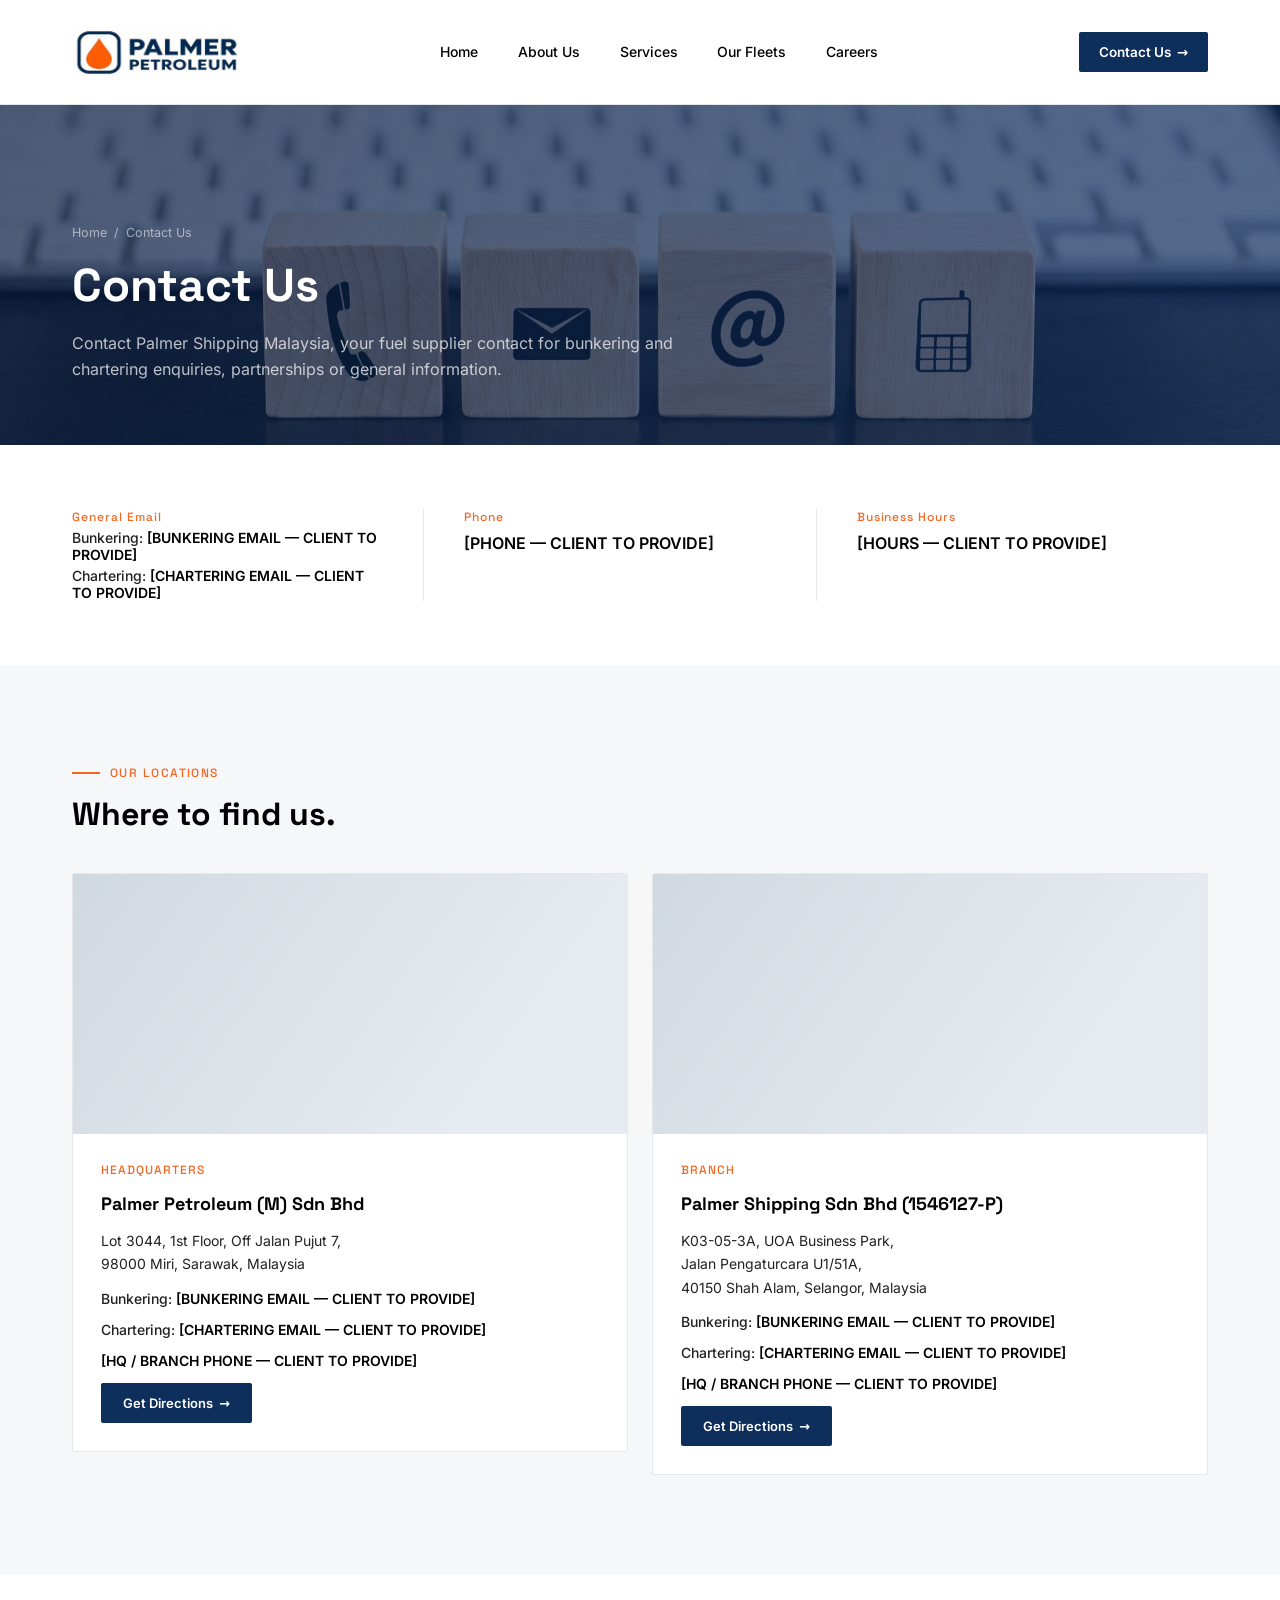
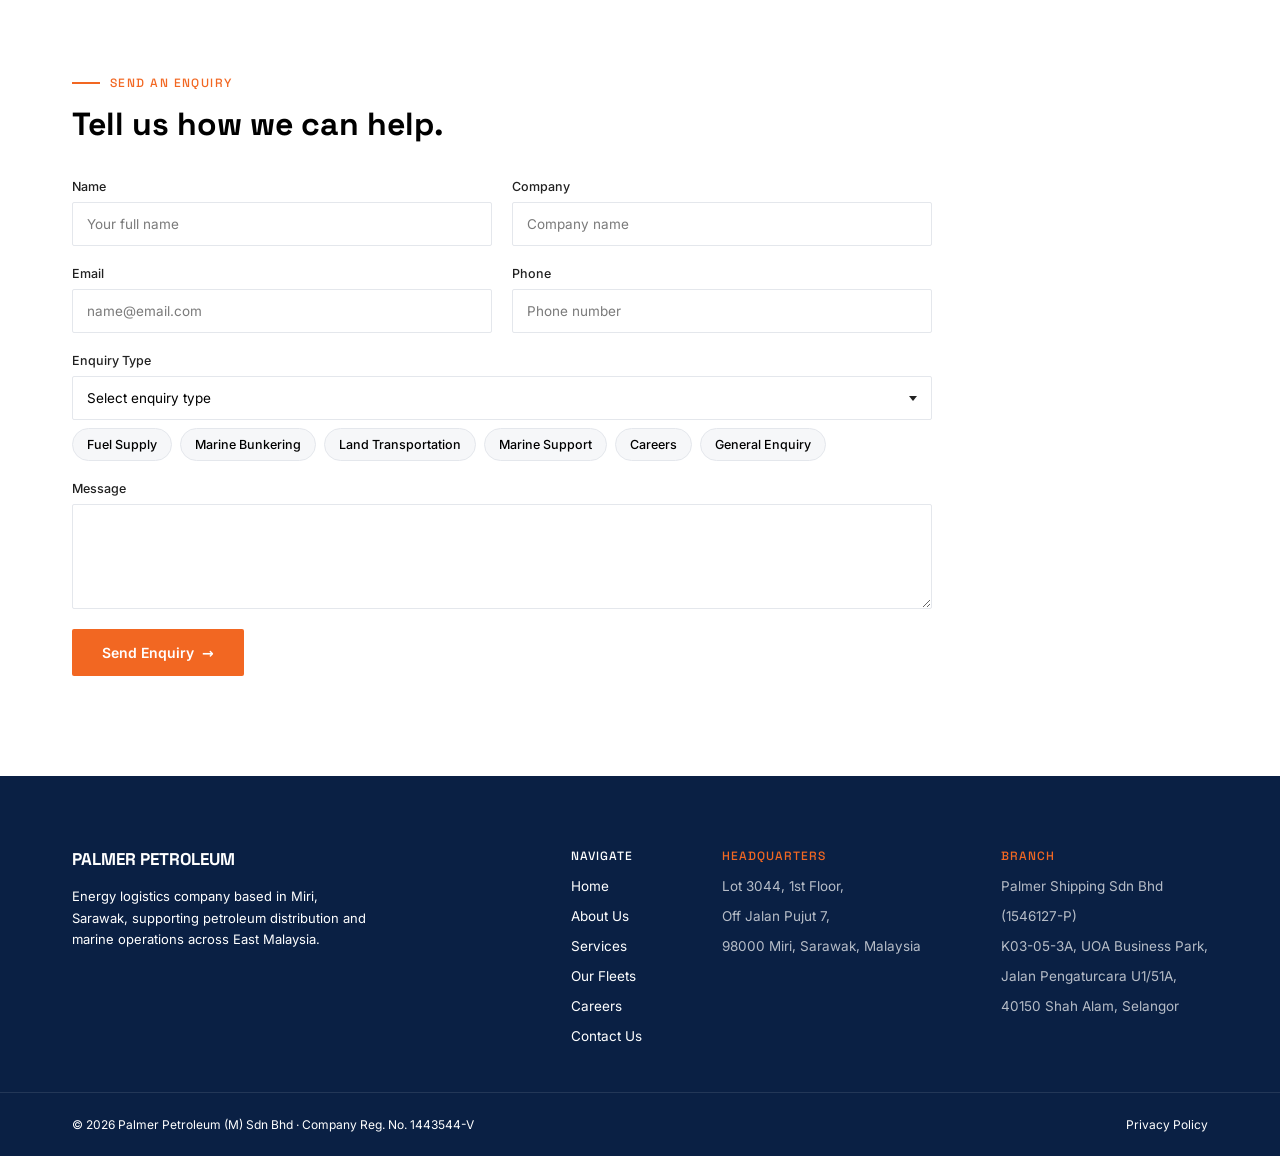
<file: contact.html>
<!DOCTYPE html>
<html lang="en">
<head>
  <meta charset="utf-8">
  <meta name="viewport" content="width=device-width, initial-scale=1">
  <title>Contact Us | Palmer Shipping Malaysia</title>
  <meta name="description" content="Contact Palmer Shipping Malaysia, your fuel supplier contact for bunkering and chartering enquiries, partnerships or general information.">
  <link rel="canonical" href="https://palmershipping.com/contact.html">
  <meta property="og:type" content="website">
  <meta property="og:site_name" content="Palmer Petroleum">
  <meta property="og:title" content="Contact Us | Palmer Shipping Malaysia">
  <meta property="og:description" content="Contact Palmer Shipping Malaysia, your fuel supplier contact for bunkering and chartering enquiries, partnerships or general information.">
  <meta property="og:url" content="https://palmershipping.com/contact.html">
  <meta property="og:image" content="https://palmershipping.com/assets/img/hero-marine-bunkering.jpg">
  <meta name="twitter:card" content="summary_large_image">
  <script type="application/ld+json">{"@context": "https://schema.org", "@type": "Organization", "name": "Palmer Petroleum (M) Sdn Bhd", "url": "https://palmershipping.com/", "logo": "https://palmershipping.com/assets/img/palmer-petroleum-logo.png", "address": {"@type": "PostalAddress", "streetAddress": "Lot 3044, 1st Floor, Off Jalan Pujut 7", "addressLocality": "Miri", "postalCode": "98000", "addressRegion": "Sarawak", "addressCountry": "MY"}, "telephone": "+60-3-5569-0765", "email": "bunker@palmerpetroleum.com"}</script>
  <link rel="preload" href="assets/fonts/inter-latin-500.woff2" as="font" type="font/woff2" crossorigin>
  <link rel="preload" href="assets/fonts/space-grotesk-latin-700.woff2" as="font" type="font/woff2" crossorigin>
  <link rel="stylesheet" href="assets/css/tokens.css">
  <link rel="stylesheet" href="assets/css/base.css">
  <link rel="stylesheet" href="assets/css/components.css">
  <link rel="stylesheet" href="assets/css/pages/contact.css">
  <link rel="stylesheet" href="assets/css/motion.css?v=2">
  <script src="assets/js/include.js?v=2" defer></script>
  <script src="assets/js/motion.js?v=2" defer></script>
  <script src="assets/js/config.js?v=2" defer></script>
  <script src="assets/js/wp.js?v=2" defer></script>
  <script src="assets/js/content.js?v=4" defer></script>
  <script src="assets/js/forms.js" defer></script>
</head>
<body data-page="contact">
  <div class="slot-header" data-include="partials/header.html"></div>

  <main id="main">

    <section class="page-hero" style="--hero-height: 340px; --hero-top: 120px">
      <img class="page-hero__bg" src="assets/img/hero-contact.jpg" alt="" style="object-position: center 64%" data-photo="banner_contact">
      <div class="page-hero__content">
        <nav class="breadcrumb" aria-label="Breadcrumb">
          <ol>
            <li><a href="index.html">Home</a></li>
            <li aria-current="page">Contact Us</li>
          </ol>
        </nav>
        <h1 class="page-hero__title">Contact Us</h1>
        <p class="page-hero__text">Contact Palmer Shipping Malaysia, your fuel supplier contact for bunkering and chartering enquiries, partnerships or general information.</p>
      </div>
    </section>

    <!-- General contact -->
    <section class="section contact-strip" aria-label="General contact details">
      <div class="contact-strip__item">
        <p class="contact-strip__label">General Email</p>
        <p class="contact-strip__value contact-strip__value--stack"><span class="location__email-label">Bunkering:</span> <span data-field="branch_email_bunkering">[BUNKERING EMAIL — CLIENT TO PROVIDE]</span></p>
        <p class="contact-strip__value contact-strip__value--stack"><span class="location__email-label">Chartering:</span> <span data-field="branch_email_chartering">[CHARTERING EMAIL — CLIENT TO PROVIDE]</span></p>
      </div>
      <div class="contact-strip__item">
        <p class="contact-strip__label">Phone</p>
        <p class="contact-strip__value" data-field="branch_phone">[PHONE — CLIENT TO PROVIDE]</p>
      </div>
      <div class="contact-strip__item">
        <p class="contact-strip__label">Business Hours</p>
        <p class="contact-strip__value" data-field="business_hours">[HOURS — CLIENT TO PROVIDE]</p>
      </div>
    </section>

    <!-- Locations -->
    <section class="section section--tight section--offwhite locations-section" aria-labelledby="locations-title">
      <div class="section__head">
        <p class="eyebrow eyebrow--accent">OUR LOCATIONS</p>
        <h2 class="section-title" id="locations-title">Where to find us.</h2>
      </div>
      <div class="locations">
        <article class="location">
          <iframe class="location__map" title="Map of Palmer Petroleum headquarters in Miri" loading="lazy" referrerpolicy="no-referrer-when-downgrade"
            src="https://maps.google.com/maps?q=Lot%203044%2C%20Off%20Jalan%20Pujut%207%2C%2098000%20Miri%2C%20Sarawak%2C%20Malaysia&amp;z=15&amp;output=embed"></iframe>
          <div class="location__body">
            <p class="location__label">HEADQUARTERS</p>
            <h3 class="location__name">Palmer Petroleum (M) Sdn Bhd</h3>
            <address class="location__address">Lot 3044, 1st Floor, Off Jalan Pujut 7,<br>98000 Miri, Sarawak, Malaysia</address>
            <p class="location__email"><span class="location__email-label">Bunkering:</span> <span data-field="branch_email_bunkering">[BUNKERING EMAIL — CLIENT TO PROVIDE]</span></p>
            <p class="location__email"><span class="location__email-label">Chartering:</span> <span data-field="branch_email_chartering">[CHARTERING EMAIL — CLIENT TO PROVIDE]</span></p>
            <p class="location__phone" data-field="branch_phone">[HQ / BRANCH PHONE — CLIENT TO PROVIDE]</p>
            <a class="btn btn--navy" href="https://www.google.com/maps/dir/?api=1&amp;destination=Lot%203044%2C%20Off%20Jalan%20Pujut%207%2C%2098000%20Miri%2C%20Sarawak%2C%20Malaysia" target="_blank" rel="noopener">Get Directions&nbsp;&nbsp;→</a>
          </div>
        </article>
        <article class="location">
          <iframe class="location__map" title="Map of Palmer Shipping branch office in Shah Alam" loading="lazy" referrerpolicy="no-referrer-when-downgrade"
            src="https://maps.google.com/maps?q=UOA%20Business%20Park%2C%20Jalan%20Pengaturcara%20U1%2F51A%2C%20Shah%20Alam&amp;z=15&amp;output=embed"></iframe>
          <div class="location__body">
            <p class="location__label">BRANCH</p>
            <h3 class="location__name">Palmer Shipping Sdn Bhd (1546127-P)</h3>
            <address class="location__address">K03-05-3A, UOA Business Park,<br>Jalan Pengaturcara U1/51A,<br>40150 Shah Alam, Selangor, Malaysia</address>
            <p class="location__email"><span class="location__email-label">Bunkering:</span> <span data-field="branch_email_bunkering">[BUNKERING EMAIL — CLIENT TO PROVIDE]</span></p>
            <p class="location__email"><span class="location__email-label">Chartering:</span> <span data-field="branch_email_chartering">[CHARTERING EMAIL — CLIENT TO PROVIDE]</span></p>
            <p class="location__phone" data-field="branch_phone">[HQ / BRANCH PHONE — CLIENT TO PROVIDE]</p>
            <a class="btn btn--navy" href="https://www.google.com/maps/dir/?api=1&amp;destination=UOA%20Business%20Park%2C%20Jalan%20Pengaturcara%20U1%2F51A%2C%20Shah%20Alam" target="_blank" rel="noopener">Get Directions&nbsp;&nbsp;→</a>
          </div>
        </article>
      </div>
    </section>

    <!-- Enquiry form -->
    <section class="section section--tight enquiry-section" aria-labelledby="enquiry-title">
      <div class="section__head">
        <p class="eyebrow eyebrow--accent">SEND AN ENQUIRY</p>
        <h2 class="section-title" id="enquiry-title">Tell us how we can help.</h2>
      </div>

      <form class="form" data-cf7="enquiry">
        <div class="field">
          <label for="enq-name">Name</label>
          <input class="input" id="enq-name" name="your-name" type="text" placeholder="Your full name" autocomplete="name" required>
        </div>
        <div class="field">
          <label for="enq-company">Company</label>
          <input class="input" id="enq-company" name="company" type="text" placeholder="Company name" autocomplete="organization">
        </div>
        <div class="field">
          <label for="enq-email">Email</label>
          <input class="input" id="enq-email" name="your-email" type="email" placeholder="name@email.com" autocomplete="email" required>
        </div>
        <div class="field">
          <label for="enq-phone">Phone</label>
          <input class="input" id="enq-phone" name="phone" type="tel" placeholder="Phone number" autocomplete="tel">
        </div>
        <div class="field field--full">
          <label for="enq-type">Enquiry Type</label>
          <select class="input" id="enq-type" name="enquiry-type" required>
            <option value="">Select enquiry type</option>
            <option>Fuel Supply</option>
            <option>Marine Bunkering</option>
            <option>Land Transportation</option>
            <option>Marine Support</option>
            <option>Careers</option>
            <option>General Enquiry</option>
          </select>
          <div class="chips" data-chips-for="enq-type" role="group" aria-label="Quick pick enquiry type">
            <button class="chip" type="button" data-value="Fuel Supply">Fuel Supply</button>
            <button class="chip" type="button" data-value="Marine Bunkering">Marine Bunkering</button>
            <button class="chip" type="button" data-value="Land Transportation">Land Transportation</button>
            <button class="chip" type="button" data-value="Marine Support">Marine Support</button>
            <button class="chip" type="button" data-value="Careers">Careers</button>
            <button class="chip" type="button" data-value="General Enquiry">General Enquiry</button>
          </div>
        </div>
        <div class="field field--full">
          <label for="enq-message">Message</label>
          <textarea class="input" id="enq-message" name="your-message" required></textarea>
        </div>
        <div class="form__actions">
          <button class="btn btn--orange" type="submit">Send Enquiry&nbsp;&nbsp;→</button>
          <p class="form-status" data-form-status role="status"></p>
        </div>
      </form>
    </section>

  </main>

  <div data-include="partials/footer.html"></div>
</body>
</html>
</file>
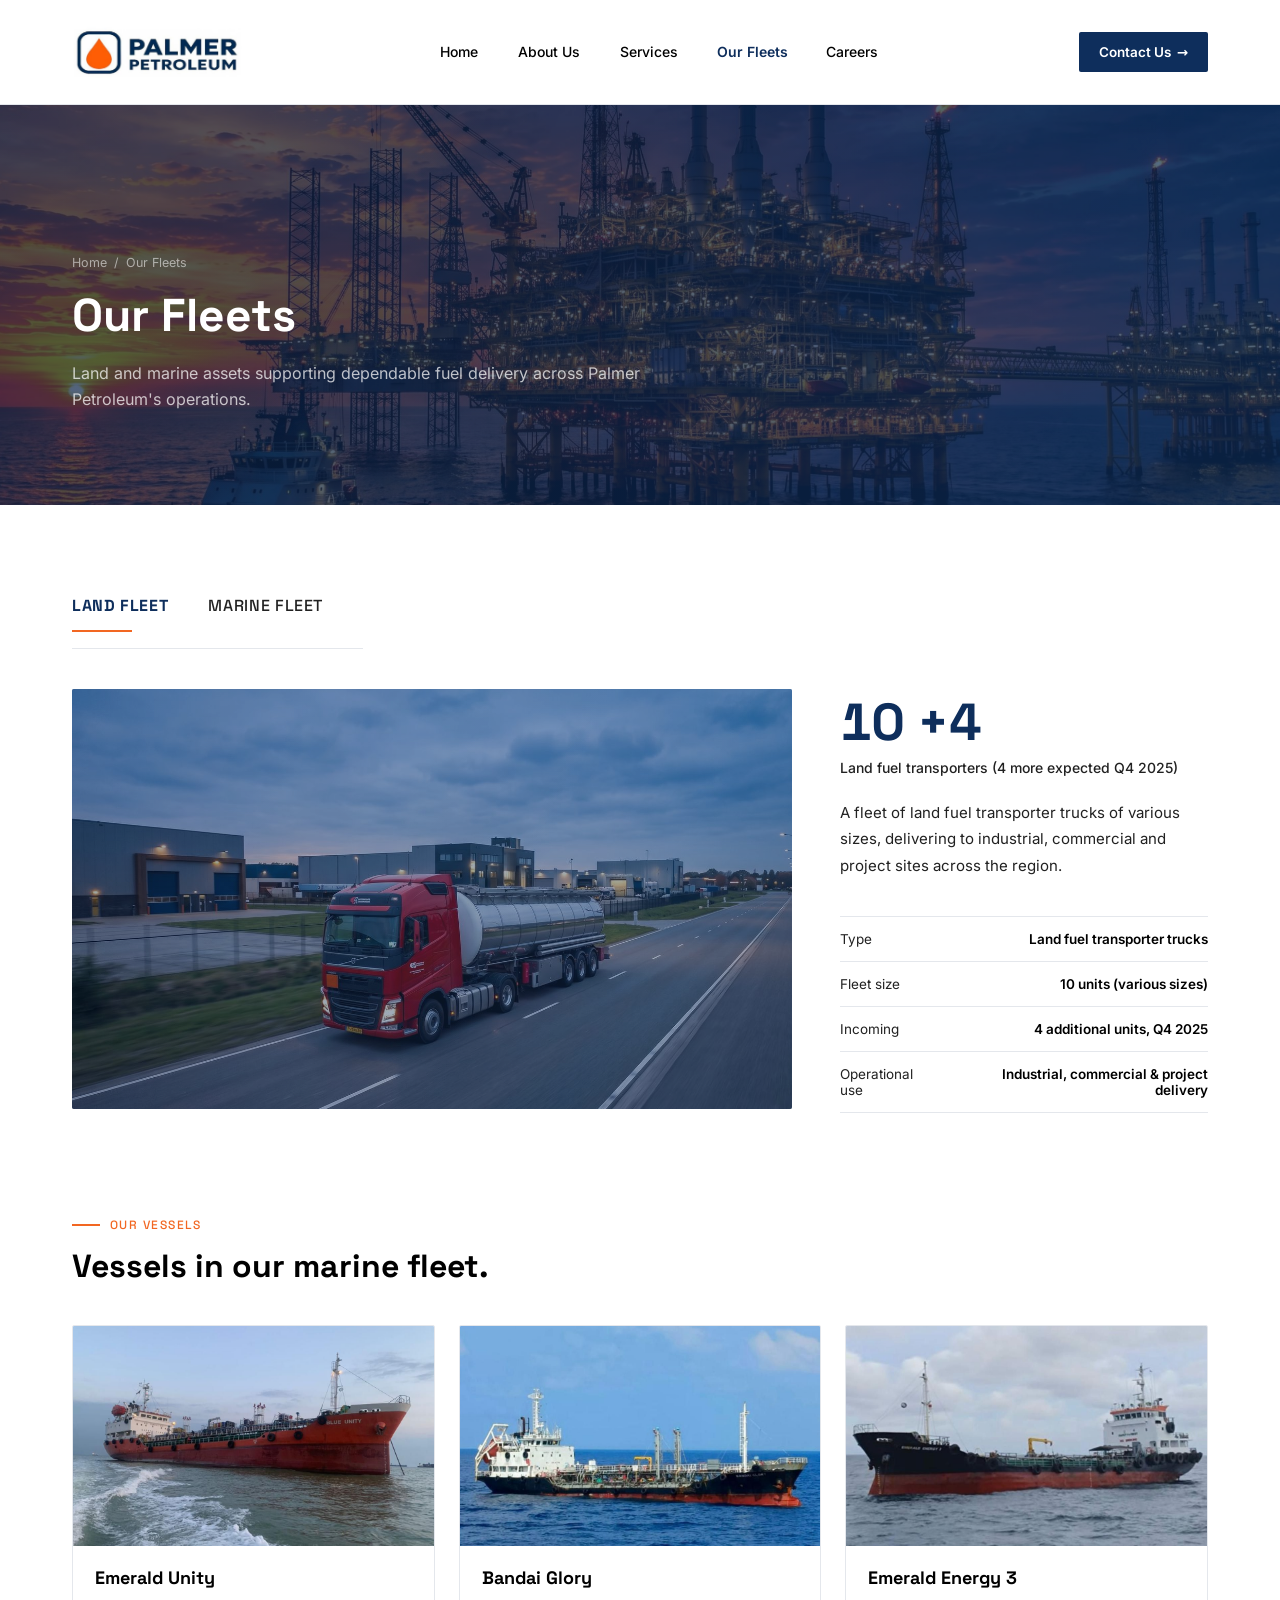
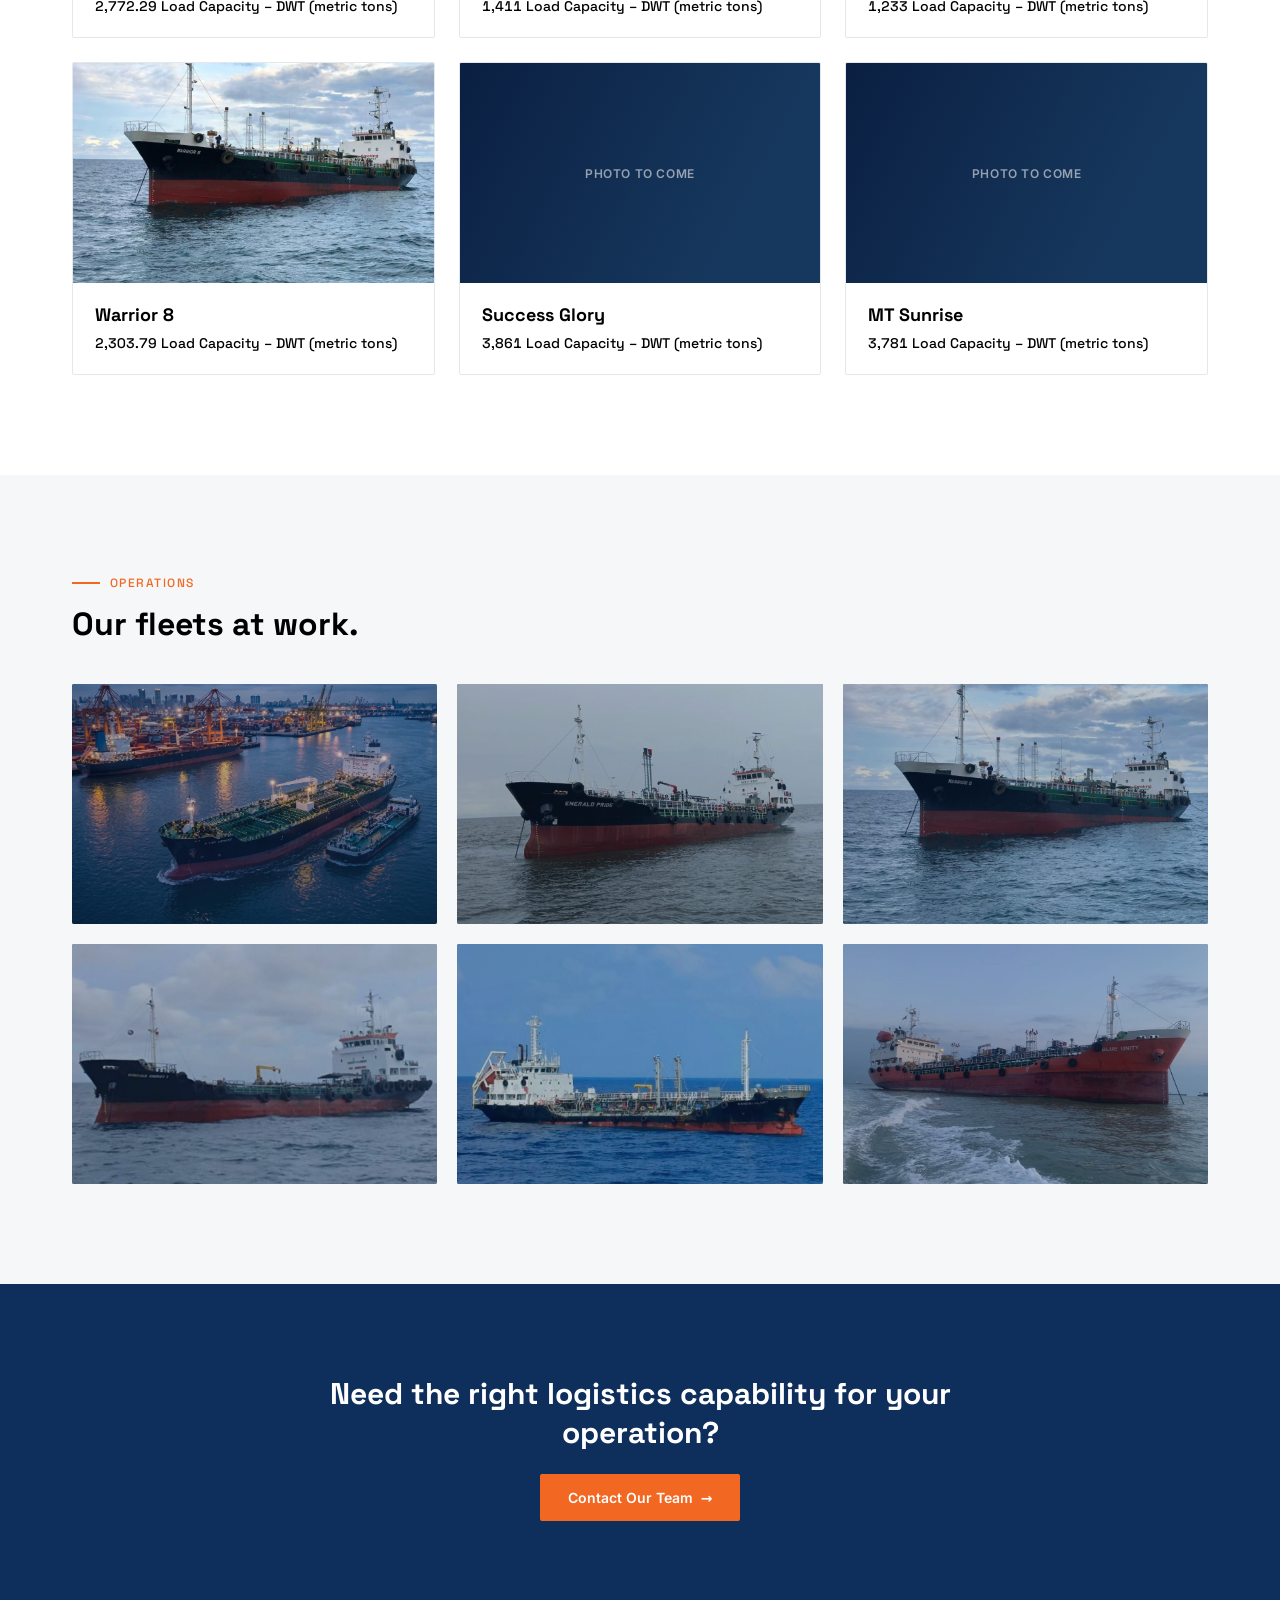
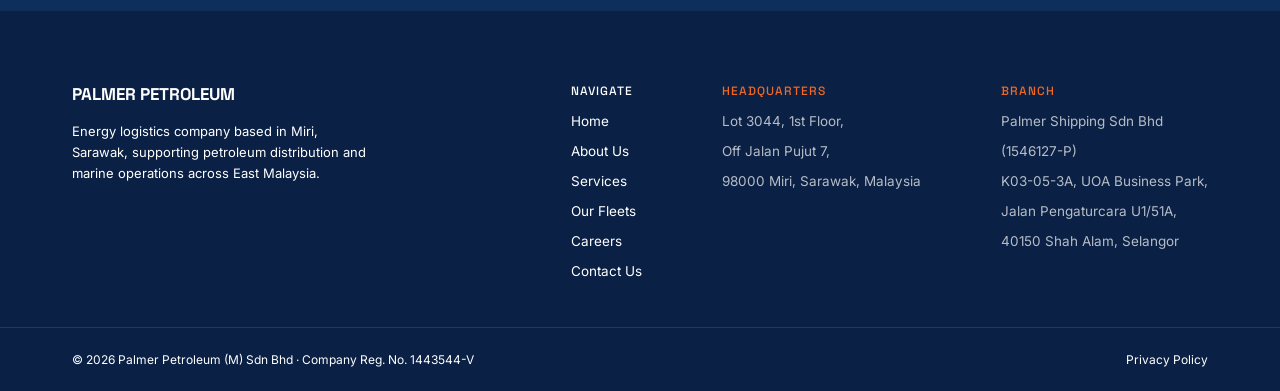
<file: fleet.html>
<!DOCTYPE html>
<html lang="en">

<head>
  <meta charset="utf-8">
  <meta name="viewport" content="width=device-width, initial-scale=1">
  <title>Our Fleets | Fuel Transporter Trucks & Tanker Vessels, Malaysia</title>
  <meta name="description"
    content="Palmer Petroleum's fuel transporter trucks and chartered tanker vessels: an oil/chemical tanker company in Malaysia supporting fuel delivery across Sarawak and the wider Borneo region.">
  <link rel="canonical" href="https://palmershipping.com/fleet.html">
  <meta property="og:type" content="website">
  <meta property="og:site_name" content="Palmer Petroleum">
  <meta property="og:title" content="Our Fleets | Fuel Transporter Trucks & Tanker Vessels, Malaysia">
  <meta property="og:description" content="Palmer Petroleum's fuel transporter trucks and chartered tanker vessels: an oil/chemical tanker company in Malaysia supporting fuel delivery across Sarawak and the wider Borneo region.">
  <meta property="og:url" content="https://palmershipping.com/fleet.html">
  <meta property="og:image" content="https://palmershipping.com/assets/img/hero-marine-bunkering.jpg">
  <meta name="twitter:card" content="summary_large_image">
  <link rel="preload" href="assets/fonts/inter-latin-500.woff2" as="font" type="font/woff2" crossorigin>
  <link rel="preload" href="assets/fonts/space-grotesk-latin-700.woff2" as="font" type="font/woff2" crossorigin>
  <link rel="stylesheet" href="assets/css/tokens.css">
  <link rel="stylesheet" href="assets/css/base.css">
  <link rel="stylesheet" href="assets/css/components.css">
  <link rel="stylesheet" href="assets/css/pages/fleet.css">
  <link rel="stylesheet" href="assets/css/motion.css?v=2">
  <script src="assets/js/include.js?v=2" defer></script>
  <script src="assets/js/motion.js?v=2" defer></script>
  <script src="assets/js/tabs.js?v=2" defer></script>
  <script src="assets/js/config.js?v=2" defer></script>
  <script src="assets/js/wp.js?v=2" defer></script>
  <script src="assets/js/content.js?v=4" defer></script>
</head>

<body data-page="fleet">
  <div class="slot-header" data-include="partials/header.html"></div>

  <main id="main">

    <section class="page-hero" style="--hero-height: 400px; --hero-top: 150px">
      <img class="page-hero__bg" src="assets/img/hero-fleet.jpg" alt="" style="object-position: center 56%"
        data-photo="banner_fleet">
      <div class="page-hero__content">
        <nav class="breadcrumb" aria-label="Breadcrumb">
          <ol>
            <li><a href="index.html">Home</a></li>
            <li aria-current="page">Our Fleets</li>
          </ol>
        </nav>
        <h1 class="page-hero__title">Our Fleets</h1>
        <p class="page-hero__text">Land and marine assets supporting dependable fuel delivery across Palmer Petroleum's
          operations.</p>
      </div>
    </section>

    <!-- Land / Marine fleet -->
    <section class="section fleet-view" data-tabs aria-label="Fleet overview">
      <div class="fleet-tabs" role="tablist" aria-label="Fleet type">
        <button class="fleet-tab" type="button" role="tab" id="tab-land" aria-controls="panel-land"
          aria-selected="true">LAND FLEET</button>
        <button class="fleet-tab" type="button" role="tab" id="tab-marine" aria-controls="panel-marine"
          aria-selected="false" tabindex="-1">MARINE FLEET</button>
      </div>

      <div class="fleet-panel-view" role="tabpanel" id="panel-land" aria-labelledby="tab-land" tabindex="0">
        <div class="fleet-panel-view__media">
          <img src="assets/img/fleet-land.jpg" alt="Fuel transporter truck on the road" data-photo="fleet_land_photo">
        </div>
        <div class="fleet-panel-view__body">
          <div class="fleet-stat">
            <p class="fleet-stat__num" data-fleet="land-count">10 +4</p>
            <p class="fleet-stat__caption" data-fleet="land-caption">Land fuel transporters (4 more expected Q4 2025)
            </p>
          </div>
          <p class="fleet-panel-view__text" data-fleet="land-description">A fleet of land fuel transporter trucks of various sizes, delivering to
            industrial, commercial and project sites across the region.</p>
          <dl class="spec-list">
            <div class="spec-list__row">
              <dt>Type</dt>
              <dd data-fleet="land-type">Land fuel transporter trucks</dd>
            </div>
            <div class="spec-list__row">
              <dt>Fleet size</dt>
              <dd data-fleet="land-fleet-size">10 units (various sizes)</dd>
            </div>
            <div class="spec-list__row">
              <dt>Incoming</dt>
              <dd data-fleet="land-incoming">4 additional units, Q4 2025</dd>
            </div>
            <div class="spec-list__row">
              <dt>Operational use</dt>
              <dd data-fleet="land-use">Industrial, commercial &amp; project delivery</dd>
            </div>
          </dl>
        </div>
      </div>

      <div class="fleet-panel-view" role="tabpanel" id="panel-marine" aria-labelledby="tab-marine" tabindex="0" hidden>
        <div class="fleet-panel-view__media">
          <img src="assets/img/fleet-marine.jpg" alt="Oil tanker vessels at sea" loading="lazy"
            data-photo="fleet_marine_photo">
        </div>
        <div class="fleet-panel-view__body">
          <div class="fleet-stat">
            <p class="fleet-stat__num" data-fleet="marine-count">14</p>
            <p class="fleet-stat__caption" data-fleet="marine-caption">Oil/Chemical tankers (chartered &amp; self-owned)
            </p>
          </div>
          <p class="fleet-panel-view__text" data-fleet="marine-description">Oil/Chemical tankers of different classes supporting bunkering and marine
            fuel
            delivery across Sarawak and the wider Borneo region.</p>
          <dl class="spec-list">
            <div class="spec-list__row">
              <dt>Type</dt>
              <dd data-fleet="marine-type">Oil/Chemical tankers</dd>
            </div>
            <div class="spec-list__row">
              <dt>Fleet size</dt>
              <dd data-fleet="marine-fleet-size">14 vessels</dd>
            </div>
            <div class="spec-list__row">
              <dt>Capacity range</dt>
              <dd data-fleet="marine-capacity">≈ 350,000 L to 3 million L</dd>
            </div>
            <div class="spec-list__row">
              <dt>Ownership</dt>
              <dd data-fleet="marine-ownership">Chartered &amp; self-owned</dd>
            </div>
          </dl>
        </div>
      </div>
    </section>

    <!-- Vessels: replaced with the published Vessel entries from WordPress once
         that post type exists (see assets/js/content.js). These 6 stay as the
         fallback if WordPress can't be reached. -->
    <section class="section section--tight vessels-section" aria-labelledby="vessels-title">
      <div class="section__head">
        <p class="eyebrow eyebrow--accent">OUR VESSELS</p>
        <h2 class="section-title" id="vessels-title">Vessels in our marine fleet.</h2>
      </div>
      <ul class="vessels" id="vessel-list">
        <li class="vessel-card">
          <div class="vessel-card__media"><img src="assets/img/gallery-6.jpg" alt="The Emerald Unity tanker at anchor"
              loading="lazy"></div>
          <div class="vessel-card__body">
            <h3 class="vessel-card__name">Emerald Unity</h3>
            <p class="vessel-card__spec">2,772.29 Load Capacity &ndash; DWT (metric tons)</p>
          </div>
        </li>
        <li class="vessel-card">
          <div class="vessel-card__media"><img src="assets/img/gallery-5.jpg" alt="The Bandai Glory tanker at sea"
              loading="lazy"></div>
          <div class="vessel-card__body">
            <h3 class="vessel-card__name">Bandai Glory</h3>
            <p class="vessel-card__spec">1,411 Load Capacity &ndash; DWT (metric tons)</p>
          </div>
        </li>
        <li class="vessel-card">
          <div class="vessel-card__media"><img src="assets/img/gallery-4.jpg" alt="The Emerald Energy 3 tanker at sea"
              loading="lazy"></div>
          <div class="vessel-card__body">
            <h3 class="vessel-card__name">Emerald Energy 3</h3>
            <p class="vessel-card__spec">1,233 Load Capacity &ndash; DWT (metric tons)</p>
          </div>
        </li>
        <li class="vessel-card">
          <div class="vessel-card__media"><img src="assets/img/gallery-3.jpg" alt="The Warrior 8 tanker at anchor"
              loading="lazy"></div>
          <div class="vessel-card__body">
            <h3 class="vessel-card__name">Warrior 8</h3>
            <p class="vessel-card__spec">2,303.79 Load Capacity &ndash; DWT (metric tons)</p>
          </div>
        </li>
        <li class="vessel-card">
          <div class="vessel-card__media vessel-card__media--empty"><span>Photo to come</span></div>
          <div class="vessel-card__body">
            <h3 class="vessel-card__name">Success Glory</h3>
            <p class="vessel-card__spec">3,861 Load Capacity &ndash; DWT (metric tons)</p>
          </div>
        </li>
        <li class="vessel-card">
          <div class="vessel-card__media vessel-card__media--empty"><span>Photo to come</span></div>
          <div class="vessel-card__body">
            <h3 class="vessel-card__name">MT Sunrise</h3>
            <p class="vessel-card__spec">3,781 Load Capacity &ndash; DWT (metric tons)</p>
          </div>
        </li>
      </ul>
    </section>

    <!-- Operations gallery -->
    <section class="section section--tight section--offwhite gallery-section" aria-labelledby="gallery-title">
      <div class="section__head">
        <p class="eyebrow eyebrow--accent">OPERATIONS</p>
        <h2 class="section-title" id="gallery-title">Our fleets at work.</h2>
      </div>
      <ul class="gallery">
        <li class="gallery__item"><img src="assets/img/gallery-1.jpg" alt="Tanker vessels in port at dusk"
            loading="lazy" data-photo="gallery_photo_1"></li>
        <li class="gallery__item"><img src="assets/img/gallery-2.jpg" alt="Tanker vessel at anchor" loading="lazy"
            data-photo="gallery_photo_2"></li>
        <li class="gallery__item"><img src="assets/img/gallery-3.jpg" alt="Tanker vessel at sea" loading="lazy"
            data-photo="gallery_photo_3"></li>
        <li class="gallery__item"><img src="assets/img/gallery-4.jpg" alt="Tanker vessel at sea" loading="lazy"
            data-photo="gallery_photo_4"></li>
        <li class="gallery__item"><img src="assets/img/gallery-5.jpg" alt="Tanker vessel under a blue sky"
            loading="lazy" data-photo="gallery_photo_5"></li>
        <li class="gallery__item"><img src="assets/img/gallery-6.jpg" alt="Red-hulled tanker vessel underway"
            loading="lazy" data-photo="gallery_photo_6"></li>
      </ul>
    </section>

    <section class="section cta-band cta-band--compact" aria-labelledby="cta-title">
      <h2 class="cta-band__title" id="cta-title">Need the right logistics capability for your operation?</h2>
      <a class="btn btn--orange btn--lg" href="contact.html">Contact Our Team&nbsp;&nbsp;→</a>
    </section>

  </main>

  <div data-include="partials/footer.html"></div>
</body>

</html>
</file>
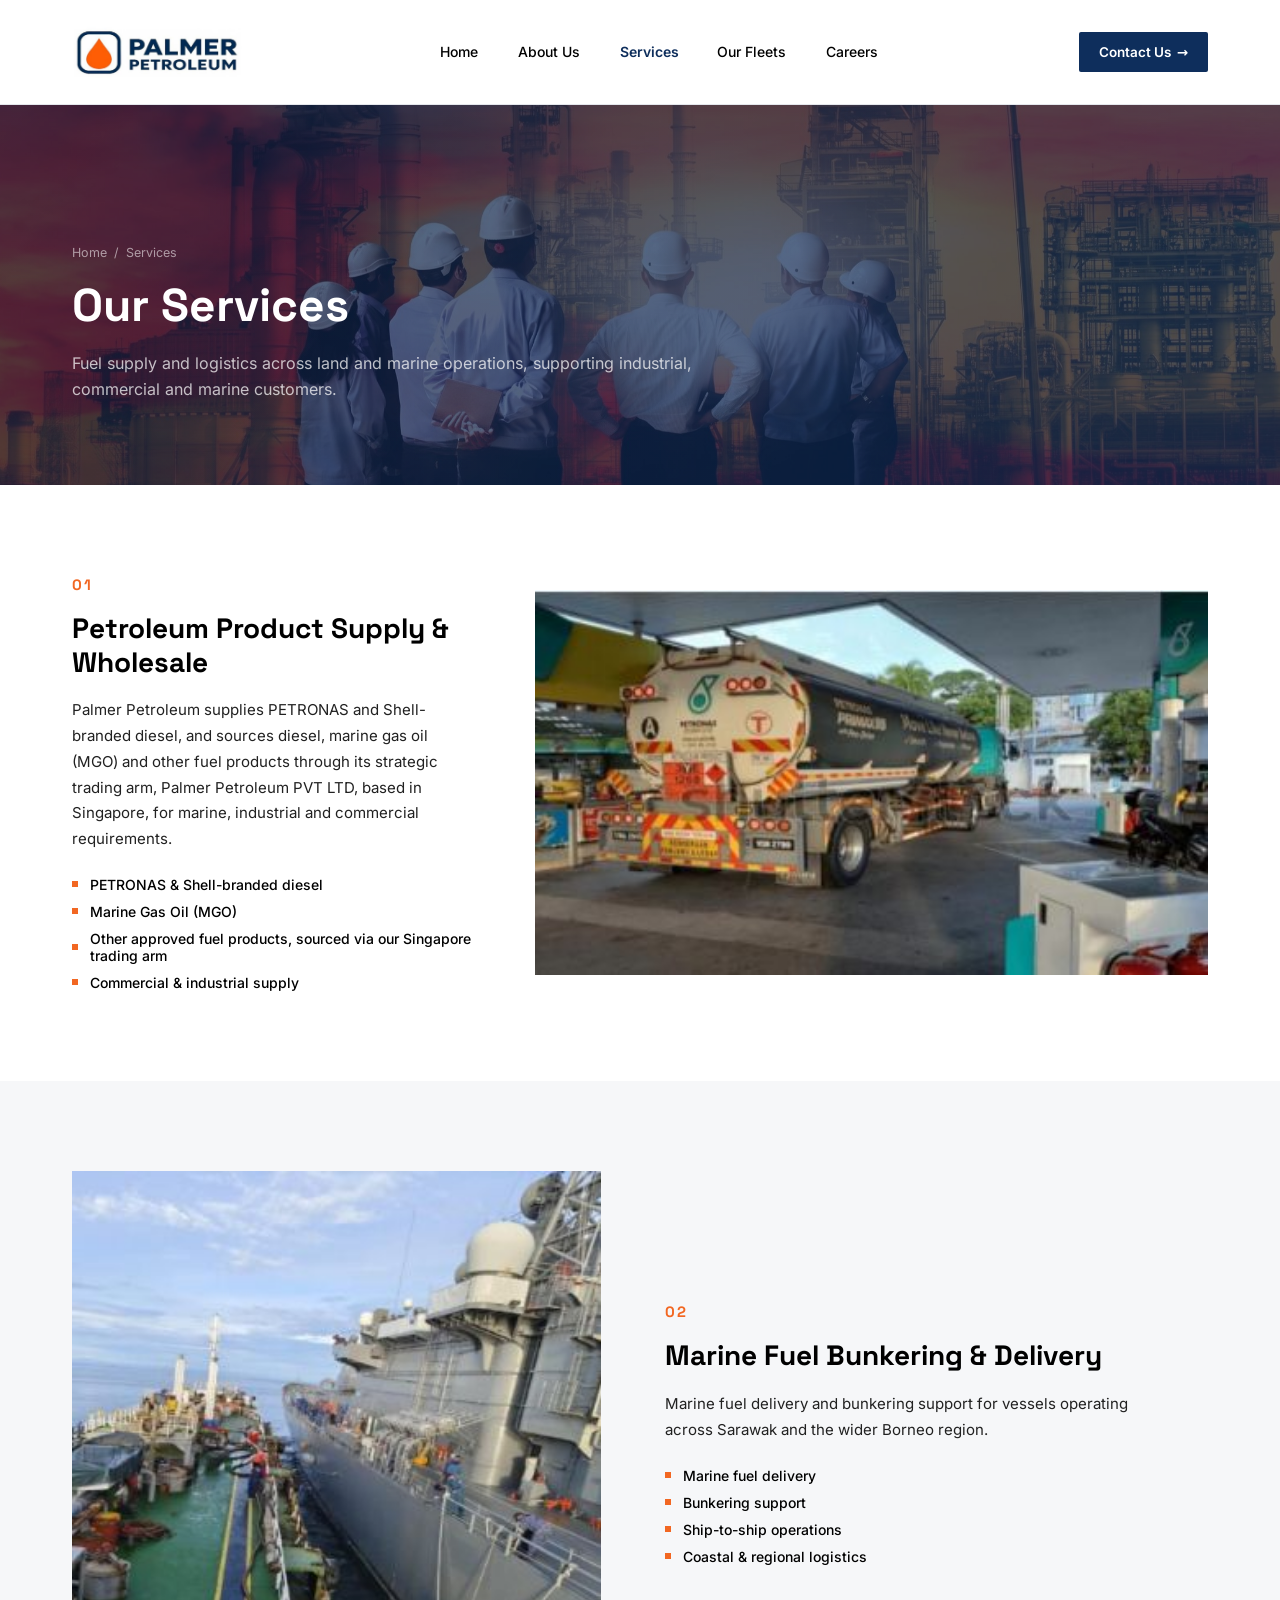
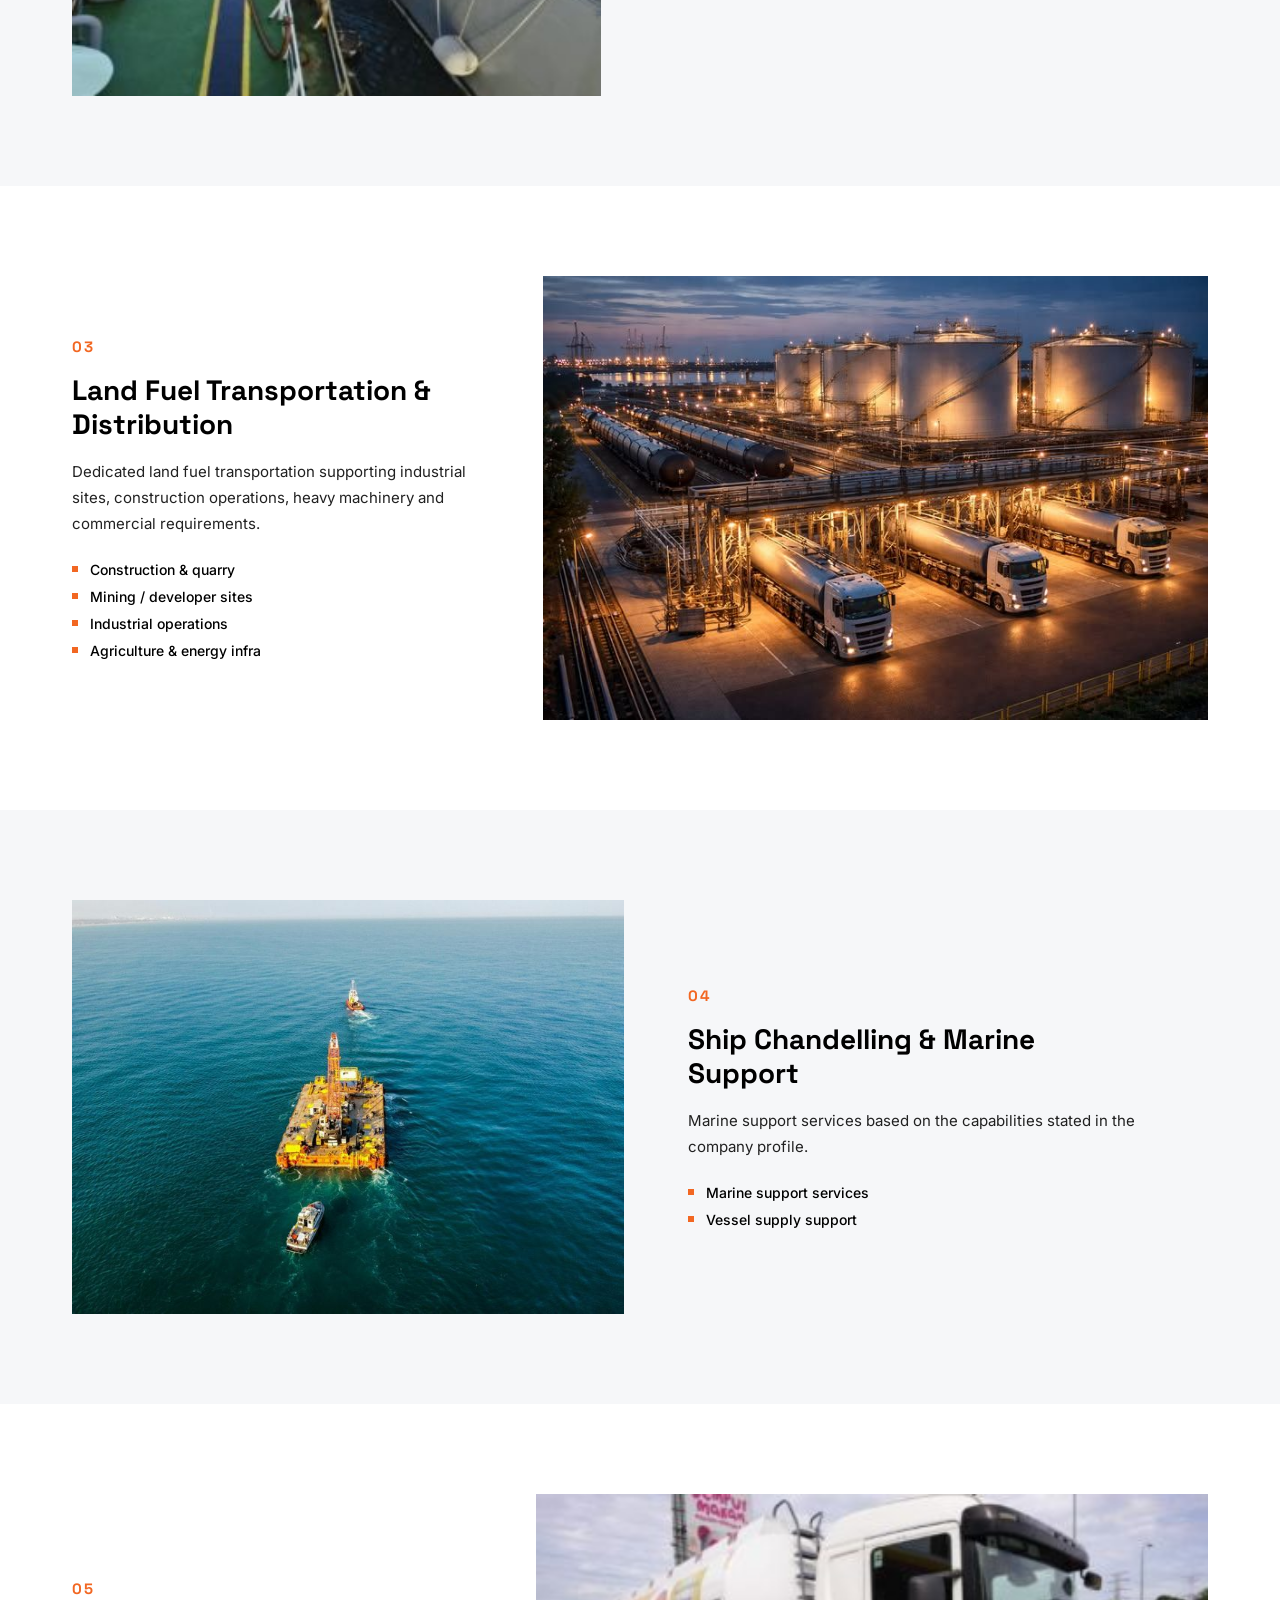
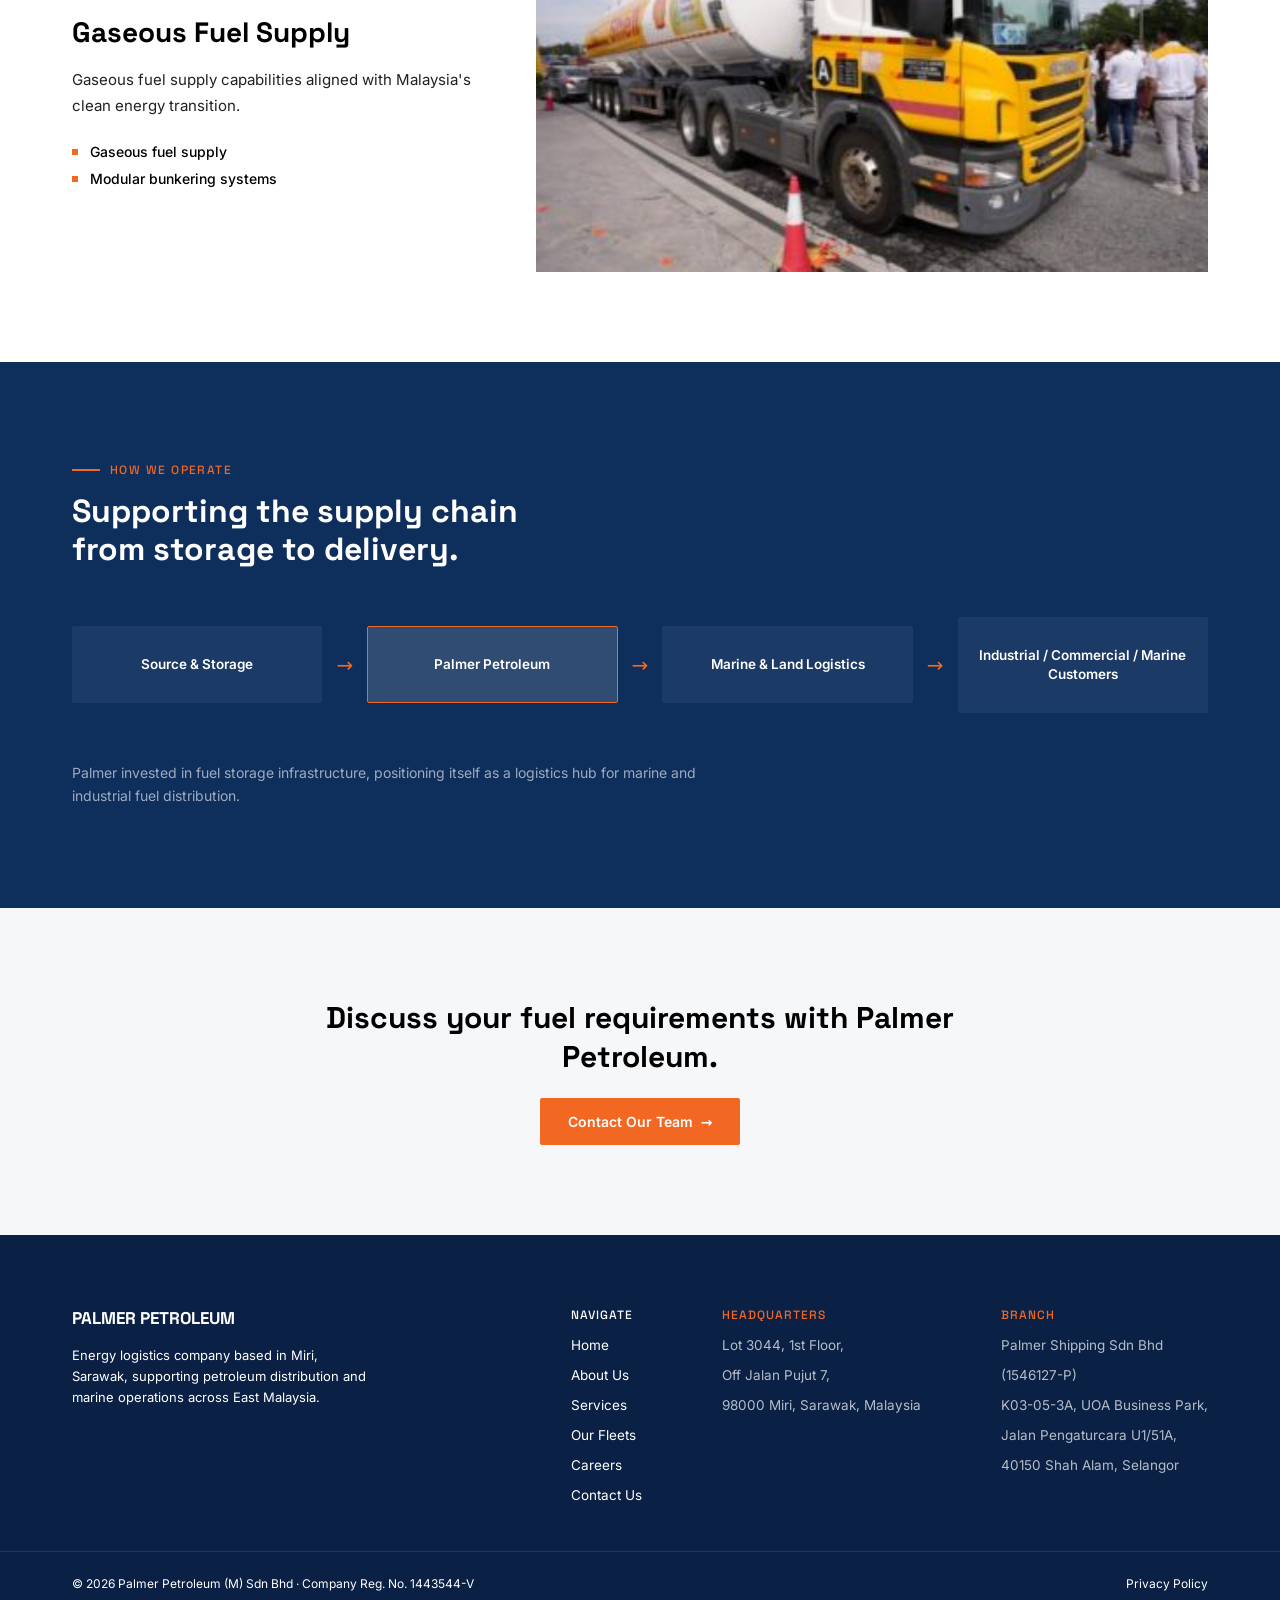
<file: services.html>
<!DOCTYPE html>
<html lang="en">
<head>
  <meta charset="utf-8">
  <meta name="viewport" content="width=device-width, initial-scale=1">
  <title>Services | Petroleum Product & Gaseous Fuel Supply, Malaysia</title>
  <meta name="description" content="Petroleum product and gaseous fuel supply, PETRONAS and Shell diesel supply, and marine fuel bunkering services in Borneo, plus land fuel transportation and ship chandelling across East Malaysia.">
  <link rel="canonical" href="https://palmershipping.com/services.html">
  <meta property="og:type" content="website">
  <meta property="og:site_name" content="Palmer Petroleum">
  <meta property="og:title" content="Services | Petroleum Product & Gaseous Fuel Supply, Malaysia">
  <meta property="og:description" content="Petroleum product and gaseous fuel supply, PETRONAS and Shell diesel supply, and marine fuel bunkering services in Borneo, plus land fuel transportation and ship chandelling across East Malaysia.">
  <meta property="og:url" content="https://palmershipping.com/services.html">
  <meta property="og:image" content="https://palmershipping.com/assets/img/hero-marine-bunkering.jpg">
  <meta name="twitter:card" content="summary_large_image">
  <link rel="preload" href="assets/fonts/inter-latin-500.woff2" as="font" type="font/woff2" crossorigin>
  <link rel="preload" href="assets/fonts/space-grotesk-latin-700.woff2" as="font" type="font/woff2" crossorigin>
  <link rel="stylesheet" href="assets/css/tokens.css">
  <link rel="stylesheet" href="assets/css/base.css">
  <link rel="stylesheet" href="assets/css/components.css">
  <link rel="stylesheet" href="assets/css/pages/services.css">
  <link rel="stylesheet" href="assets/css/motion.css?v=2">
  <script src="assets/js/include.js?v=2" defer></script>
  <script src="assets/js/motion.js?v=2" defer></script>
  <script src="assets/js/config.js?v=2" defer></script>
  <script src="assets/js/wp.js?v=2" defer></script>
  <script src="assets/js/content.js?v=4" defer></script>
</head>
<body data-page="services">
  <div class="slot-header" data-include="partials/header.html"></div>

  <main id="main">

    <section class="page-hero" style="--hero-height: 380px; --hero-top: 140px">
      <img class="page-hero__bg" src="assets/img/hero-services.jpg" alt="" style="object-position: center 84%" data-photo="banner_services">
      <div class="page-hero__content">
        <nav class="breadcrumb" aria-label="Breadcrumb">
          <ol>
            <li><a href="index.html">Home</a></li>
            <li aria-current="page">Services</li>
          </ol>
        </nav>
        <h1 class="page-hero__title">Our Services</h1>
        <p class="page-hero__text">Fuel supply and logistics across land and marine operations, supporting industrial, commercial and marine customers.</p>
      </div>
    </section>

    <!-- Replaced with live content from WordPress once at least one Service is
         published (see assets/js/content.js). These 5 blocks stay as the
         fallback if WordPress can't be reached. -->
    <div id="service-blocks">
    <section class="section service-block" id="service-01" aria-labelledby="service-01-title">
      <div class="service-block__body">
        <p class="service-block__num">01</p>
        <h2 class="service-block__title" id="service-01-title">Petroleum Product Supply &amp; Wholesale</h2>
        <p class="service-block__text">Palmer Petroleum supplies PETRONAS and Shell-branded diesel, and sources diesel, marine gas oil (MGO) and other fuel products through its strategic trading arm, Palmer Petroleum PVT LTD, based in Singapore, for marine, industrial and commercial requirements.</p>
        <ul class="bullet-list">
          <li>PETRONAS &amp; Shell-branded diesel</li>
          <li>Marine Gas Oil (MGO)</li>
          <li>Other approved fuel products, sourced via our Singapore trading arm</li>
          <li>Commercial &amp; industrial supply</li>
        </ul>
      </div>
      <div class="service-block__media" style="--img-w: 673px; --img-ratio: 673 / 385">
        <img src="assets/img/service-01.jpg" alt="Fuel tanker truck at a petrol station" loading="lazy">
      </div>
    </section>

    <section class="section section--offwhite service-block" id="service-02" aria-labelledby="service-02-title">
      <div class="service-block__media" style="--img-w: 529px; --img-ratio: 529 / 525">
        <img src="assets/img/service-02.jpg" alt="Bunkering vessel alongside a ship at sea" loading="lazy">
      </div>
      <div class="service-block__body">
        <p class="service-block__num">02</p>
        <h2 class="service-block__title" id="service-02-title">Marine Fuel Bunkering &amp; Delivery</h2>
        <p class="service-block__text">Marine fuel delivery and bunkering support for vessels operating across Sarawak and the wider Borneo region.</p>
        <ul class="bullet-list">
          <li>Marine fuel delivery</li>
          <li>Bunkering support</li>
          <li>Ship-to-ship operations</li>
          <li>Coastal &amp; regional logistics</li>
        </ul>
      </div>
    </section>

    <section class="section service-block" id="service-03" aria-labelledby="service-03-title">
      <div class="service-block__body">
        <p class="service-block__num">03</p>
        <h2 class="service-block__title" id="service-03-title">Land Fuel Transportation &amp; Distribution</h2>
        <p class="service-block__text">Dedicated land fuel transportation supporting industrial sites, construction operations, heavy machinery and commercial requirements.</p>
        <ul class="bullet-list">
          <li>Construction &amp; quarry</li>
          <li>Mining / developer sites</li>
          <li>Industrial operations</li>
          <li>Agriculture &amp; energy infra</li>
        </ul>
      </div>
      <div class="service-block__media" style="--img-w: 665px; --img-ratio: 665 / 444">
        <img src="assets/img/service-03.jpg" alt="Fuel tanker trucks at a storage depot" loading="lazy">
      </div>
    </section>

    <section class="section section--offwhite service-block" id="service-04" aria-labelledby="service-04-title">
      <div class="service-block__media" style="--img-w: 552px; --img-ratio: 552 / 414">
        <img src="assets/img/service-04.jpg" alt="Support vessels at sea" loading="lazy">
      </div>
      <div class="service-block__body">
        <p class="service-block__num">04</p>
        <h2 class="service-block__title" id="service-04-title">Ship Chandelling &amp; Marine Support</h2>
        <p class="service-block__text">Marine support services based on the capabilities stated in the company profile.</p>
        <ul class="bullet-list">
          <li>Marine support services</li>
          <li>Vessel supply support</li>
        </ul>
      </div>
    </section>

    <section class="section service-block" id="service-05" aria-labelledby="service-05-title">
      <div class="service-block__body">
        <p class="service-block__num">05</p>
        <h2 class="service-block__title" id="service-05-title">Gaseous Fuel Supply</h2>
        <p class="service-block__text">Gaseous fuel supply capabilities aligned with Malaysia's clean energy transition.</p>
        <ul class="bullet-list">
          <li>Gaseous fuel supply</li>
          <li>Modular bunkering systems</li>
        </ul>
      </div>
      <div class="service-block__media" style="--img-w: 672px; --img-ratio: 672 / 378">
        <img src="assets/img/service-05.jpg" alt="Fuel tanker truck" loading="lazy">
      </div>
    </section>
    </div>

    <!-- Supply chain -->
    <section class="section section--tight supply-chain" aria-labelledby="supply-title">
      <div class="section__head">
        <p class="eyebrow eyebrow--accent">HOW WE OPERATE</p>
        <h2 class="section-title" id="supply-title">
          <span class="line">Supporting the supply chain</span>
          <span class="line">from storage to delivery.</span>
        </h2>
      </div>
      <ol class="flow flow--dark">
        <li class="flow__step">Source &amp; Storage</li>
        <li class="flow__arrow" aria-hidden="true">→</li>
        <li class="flow__step flow__step--primary">Palmer Petroleum</li>
        <li class="flow__arrow" aria-hidden="true">→</li>
        <li class="flow__step">Marine &amp; Land Logistics</li>
        <li class="flow__arrow" aria-hidden="true">→</li>
        <li class="flow__step">Industrial / Commercial / Marine Customers</li>
      </ol>
      <p class="supply-chain__note">Palmer invested in fuel storage infrastructure, positioning itself as a logistics hub for marine and industrial fuel distribution.</p>
    </section>

    <section class="section cta-band cta-band--compact cta-band--light" aria-labelledby="cta-title">
      <h2 class="cta-band__title" id="cta-title">Discuss your fuel requirements with Palmer Petroleum.</h2>
      <a class="btn btn--orange btn--lg" href="contact.html">Contact Our Team&nbsp;&nbsp;→</a>
    </section>

  </main>

  <div data-include="partials/footer.html"></div>
</body>
</html>
</file>
<file: assets/css/tokens.css>
/* Design tokens — values from the Figma file "Palmer Petroleum Website Design". */

@font-face {
  font-family: "Inter";
  font-weight: 400;
  font-style: normal;
  font-display: swap;
  src: url("../fonts/inter-latin-400.woff2") format("woff2");
}
@font-face {
  font-family: "Inter";
  font-weight: 500;
  font-style: normal;
  font-display: swap;
  src: url("../fonts/inter-latin-500.woff2") format("woff2");
}
@font-face {
  font-family: "Inter";
  font-weight: 600;
  font-style: normal;
  font-display: swap;
  src: url("../fonts/inter-latin-600.woff2") format("woff2");
}
@font-face {
  font-family: "Space Grotesk";
  font-weight: 500;
  font-style: normal;
  font-display: swap;
  src: url("../fonts/space-grotesk-latin-500.woff2") format("woff2");
}
@font-face {
  font-family: "Space Grotesk";
  font-weight: 700;
  font-style: normal;
  font-display: swap;
  src: url("../fonts/space-grotesk-latin-700.woff2") format("woff2");
}

:root {
  /* Colors (Figma variables) */
  --brand-navy: #0e2e5c;
  --brand-navy-deep: #0a2044;
  --brand-orange: #f26722;
  --text-ink: #000000;
  --text-slate: #212121;
  --border-line: #e4e7ec;
  --surface-white: #ffffff;
  --surface-offwhite: #f6f7f9;

  /* Text/lines on dark backgrounds */
  --on-dark-70: rgba(255, 255, 255, 0.7);
  --on-dark-divider: rgba(255, 255, 255, 0.1);

  /* Fonts */
  --font-body: "Inter", system-ui, -apple-system, "Segoe UI", Roboto, sans-serif;
  --font-display: "Space Grotesk", var(--font-body);

  /* Layout */
  --page-max: 1440px;
  --gutter: 72px;
  --radius: 2px;

  /* Motion */
  --ease: 160ms ease;
}

@media (max-width: 1024px) {
  :root { --gutter: 40px; }
}

@media (max-width: 640px) {
  :root { --gutter: 20px; }
}
</file>
<file: assets/css/base.css>
/* Reset and global element styles. */

*,
*::before,
*::after {
  box-sizing: border-box;
}

html {
  -webkit-text-size-adjust: 100%;
  text-size-adjust: 100%;
}

body {
  margin: 0;
  font-family: var(--font-body);
  font-size: 15px;
  line-height: 1.6;
  color: var(--text-slate);
  background: var(--surface-white);
  -webkit-font-smoothing: antialiased;
}

h1, h2, h3, h4, p, ul, ol {
  margin: 0;
}

ul, ol {
  padding: 0;
  list-style: none;
}

img {
  display: block;
  max-width: 100%;
}

a {
  color: inherit;
  text-decoration: none;
}

button {
  font: inherit;
  color: inherit;
}

:focus-visible {
  outline: 2px solid var(--brand-orange);
  outline-offset: 3px;
}

.visually-hidden {
  position: absolute;
  width: 1px;
  height: 1px;
  margin: -1px;
  padding: 0;
  overflow: hidden;
  clip: rect(0 0 0 0);
  white-space: nowrap;
  border: 0;
}

.skip-link {
  position: absolute;
  top: 8px;
  left: 8px;
  z-index: 100;
  padding: 10px 16px;
  background: var(--brand-navy);
  color: var(--surface-white);
  font-weight: 600;
  border-radius: var(--radius);
  transform: translateY(-200%);
}

.skip-link:focus {
  transform: none;
}

/* Reserve space for partials while they load, so the page doesn't jump. */
.slot-header { min-height: 104px; }

@media (max-width: 900px) {
  .slot-header { min-height: 72px; }
}

@media (prefers-reduced-motion: reduce) {
  *,
  *::before,
  *::after {
    transition-duration: 0.01ms !important;
    animation-duration: 0.01ms !important;
  }
}
</file>
<file: assets/css/components.css>
/* Shared components: buttons, site header, site footer. */

/* Content stays at 1440px max with the design's side padding; backgrounds stay full width. */
.site-header__inner,
.site-footer__main,
.site-footer__bottom {
  padding-inline: max(var(--gutter), calc((100% - var(--page-max)) / 2 + var(--gutter)));
}

/* ---------- Buttons ---------- */

.btn {
  display: inline-flex;
  align-items: center;
  justify-content: center;
  padding: 12px 20px;
  border: 0;
  border-radius: var(--radius);
  font-family: var(--font-body);
  font-size: 13.5px;
  font-weight: 600;
  line-height: normal;
  white-space: nowrap;
  cursor: pointer;
  transition: transform var(--ease), box-shadow var(--ease);
}

.btn:hover {
  transform: translateY(-2px);
  box-shadow: 0 6px 14px rgba(0, 0, 0, 0.28);
}

.btn--navy {
  background: var(--brand-navy);
  color: var(--surface-white);
}

.btn--orange {
  background: var(--brand-orange);
  color: var(--surface-white);
}

.btn--lg {
  padding: 15px 26px;
  font-size: 14px;
}

.btn--lg:hover {
  box-shadow: 0 8px 18px rgba(0, 0, 0, 0.32);
}

/* "About Palmer Petroleum  →" style links */
.text-link {
  font-size: 14px;
  font-weight: 600;
  line-height: normal;
  color: var(--text-ink);
  white-space: nowrap;
  transition: color var(--ease);
}

.text-link:hover {
  color: var(--brand-orange);
}

/* ---------- Section building blocks ---------- */

.section {
  padding-block: 110px;
  padding-inline: max(var(--gutter), calc((100% - var(--page-max)) / 2 + var(--gutter)));
}

.section--tight {
  padding-block: 100px;
}

.section--offwhite {
  background: var(--surface-offwhite);
}

.section__head {
  display: flex;
  flex-direction: column;
  gap: 14px;
}

/* Orange bar + small uppercase label, e.g. "— WHO WE ARE" */
.eyebrow {
  display: flex;
  align-items: center;
  gap: 10px;
  font-family: var(--font-display);
  font-size: 12px;
  font-weight: 500;
  line-height: normal;
  letter-spacing: 1.44px;
  color: var(--text-ink);
  white-space: nowrap;
}

.eyebrow::before {
  content: "";
  flex-shrink: 0;
  width: 28px;
  height: 2px;
  background: var(--brand-orange);
}

.eyebrow--accent { color: var(--brand-orange); }
.eyebrow--light { color: var(--surface-white); }

.section-title {
  font-family: var(--font-display);
  font-size: 32px;
  font-weight: 700;
  line-height: 1.2;
  color: var(--text-ink);
}

/* Keeps the design's line breaks on wide screens, lets text wrap naturally on small ones. */
.section-title .line {
  display: block;
}

/* ---------- CTA band (Home, Services, Fleet) ---------- */

.cta-band {
  display: flex;
  flex-direction: column;
  align-items: center;
  gap: 24px;
  padding-block: 90px;
  background: var(--brand-navy);
  color: var(--surface-white);
  text-align: center;
}

.cta-band__title {
  font-family: var(--font-display);
  font-size: 34px;
  font-weight: 700;
  line-height: normal;
}

.cta-band__text {
  font-size: 16px;
  line-height: normal;
}

.cta-band .btn {
  padding-inline: 28px;
}

/* Smaller CTA used on Services (light) and Fleet (navy): title + button only. */
.cta-band--compact {
  gap: 22px;
}

.cta-band--compact .cta-band__title {
  max-width: 760px;
  font-size: 30px;
}

.cta-band--light {
  background: var(--surface-offwhite);
  color: var(--text-ink);
}

.section-title--sm {
  font-size: 28px;
  line-height: normal;
}

/* ---------- Inner page banner (About, Services, Fleet, Careers, Contact) ---------- */

.page-hero {
  position: relative;
  min-height: var(--hero-height, 400px);
  overflow: hidden;
  background: linear-gradient(125deg, #0a1f42 0%, #0e2e5c 83.33%);
  color: var(--surface-white);
}

.page-hero__bg {
  position: absolute;
  inset: 0;
  width: 100%;
  height: 100%;
  object-fit: cover;
  opacity: var(--hero-image-opacity, 0.3);
}

.page-hero__content {
  position: relative;
  display: flex;
  flex-direction: column;
  align-items: flex-start;
  gap: 16px;
  padding-top: var(--hero-top, 150px);
  padding-bottom: 56px;
  padding-inline: max(var(--gutter), calc((100% - var(--page-max)) / 2 + var(--gutter)));
}

.breadcrumb ol {
  display: flex;
  flex-wrap: wrap;
  font-size: 12.5px;
  line-height: normal;
  color: rgba(255, 255, 255, 0.55);
}

.breadcrumb li + li::before {
  content: "/";
  padding-inline: 0.55em;
}

.breadcrumb a:hover {
  color: var(--surface-white);
}

.page-hero__title {
  font-family: var(--font-display);
  font-size: 46px;
  font-weight: 700;
  line-height: normal;
}

.page-hero__text {
  max-width: 620px;
  font-size: 16px;
  line-height: 1.65;
  color: rgba(255, 255, 255, 0.72);
}

/* ---------- Flow diagram (Home "How We Operate", Services "Supply Chain") ---------- */

.flow {
  display: flex;
  align-items: center;
}

.flow__step {
  flex: 1;
  min-width: 0;
  padding: 28px 18px;
  background: var(--surface-white);
  border: 1px solid var(--border-line);
  border-radius: var(--radius);
  font-size: 13.5px;
  font-weight: 600;
  line-height: 1.4;
  color: var(--text-ink);
  text-align: center;
}

.flow__step--primary {
  background: var(--brand-navy);
  border-color: var(--brand-navy);
  color: var(--surface-white);
}

.flow__arrow {
  flex-shrink: 0;
  padding-inline: 14px;
  font-size: 20px;
  line-height: normal;
  color: var(--brand-orange);
}

.flow--dark .flow__step {
  background: rgba(255, 255, 255, 0.06);
  border-color: transparent;
  color: var(--surface-white);
}

.flow--dark .flow__step--primary {
  background: rgba(255, 255, 255, 0.14);
  border: 1.5px solid var(--brand-orange);
}

/* ---------- Lists with small orange squares ---------- */

.bullet-list {
  display: flex;
  flex-direction: column;
  gap: 10px;
}

.bullet-list li {
  display: flex;
  align-items: center;
  gap: 12px;
  font-size: 14px;
  font-weight: 500;
  line-height: normal;
  color: var(--text-ink);
}

.bullet-list li::before {
  content: "";
  flex-shrink: 0;
  width: 6px;
  height: 6px;
  background: var(--brand-orange);
}

/* ---------- Forms ---------- */

.form {
  display: grid;
  grid-template-columns: 1fr 1fr;
  gap: 20px;
  max-width: 860px;
}

.field {
  display: flex;
  flex-direction: column;
  gap: 8px;
  min-width: 0;
}

.field--full {
  grid-column: 1 / -1;
}

.field label,
.field__label {
  font-size: 12.5px;
  font-weight: 500;
  line-height: normal;
  color: var(--text-slate);
}

.input {
  width: 100%;
  height: 44px;
  padding: 0 14px;
  background: var(--surface-white);
  border: 1px solid var(--border-line);
  border-radius: var(--radius);
  font: inherit;
  font-size: 13.5px;
  line-height: normal;
  color: var(--text-ink);
  transition: border-color var(--ease), box-shadow var(--ease);
}

.input::placeholder {
  color: rgba(33, 33, 33, 0.6);
}

.input:focus {
  outline: none;
  border-color: var(--brand-navy);
  box-shadow: 0 0 0 3px rgba(14, 46, 92, 0.12);
}

.input[aria-invalid="true"] {
  border-color: #d92d20;
}

textarea.input {
  height: 96px;
  padding-block: 12px;
  resize: vertical;
}

select.input {
  appearance: none;
  padding-right: 36px;
  background-image: url("data:image/svg+xml,%3Csvg xmlns='http://www.w3.org/2000/svg' width='8' height='5' viewBox='0 0 8 5'%3E%3Cpath d='M0 0h8L4 5z' fill='%23212121'/%3E%3C/svg%3E");
  background-repeat: no-repeat;
  background-position: right 14px center;
  cursor: pointer;
}

.form__actions {
  grid-column: 1 / -1;
  display: flex;
  flex-wrap: wrap;
  align-items: center;
  gap: 16px;
}

.form__actions .btn {
  padding: 15px 28px;
  font-size: 14px;
}

.btn:disabled {
  opacity: 0.6;
  cursor: wait;
  transform: none;
  box-shadow: none;
}

.form-status {
  font-size: 13.5px;
  line-height: 1.5;
}

.form-status--error { color: #b42318; }
.form-status--success { color: #067647; }

/* Pill-shaped options (enquiry type) */
.chips {
  display: flex;
  flex-wrap: wrap;
  gap: 8px;
}

.chip {
  padding: 8px 14px;
  background: var(--surface-offwhite);
  border: 1px solid var(--border-line);
  border-radius: 40px;
  font-size: 12.5px;
  font-weight: 500;
  line-height: normal;
  color: var(--text-ink);
  cursor: pointer;
  transition: border-color var(--ease), background-color var(--ease), color var(--ease);
}

.chip:hover {
  border-color: var(--brand-navy);
}

.chip[aria-pressed="true"] {
  background: var(--brand-navy);
  border-color: var(--brand-navy);
  color: var(--surface-white);
}

@media (max-width: 1024px) {
  .page-hero { min-height: 0; }
  .page-hero__content { padding-top: 100px; padding-bottom: 64px; }
}

@media (max-width: 640px) {
  .page-hero__content { padding-top: 56px; padding-bottom: 48px; gap: 12px; }
  .page-hero__title { font-size: 32px; line-height: 1.15; }
  .page-hero__text { font-size: 15px; }

  .flow { flex-direction: column; align-items: stretch; }
  .flow__arrow { padding: 6px 0; text-align: center; transform: rotate(90deg); }

  .section-title--sm { font-size: 24px; line-height: 1.25; }
  .cta-band--compact .cta-band__title { font-size: 24px; line-height: 1.3; }

  .form { grid-template-columns: 1fr; }
}

@media (max-width: 1024px) {
  .section { padding-block: 80px; }
  .section--tight { padding-block: 72px; }
  .cta-band { padding-block: 72px; }
}

@media (max-width: 640px) {
  .section { padding-block: 60px; }
  .section--tight { padding-block: 56px; }
  .section-title { font-size: 26px; }
  .section-title .line { display: inline; }
  .cta-band { padding-block: 60px; gap: 20px; }
  .cta-band__title { font-size: 26px; line-height: 1.25; }
  .cta-band__text { font-size: 15px; line-height: 1.6; }
}

/* ---------- Site header ---------- */

.site-header {
  position: relative;
  z-index: 50;
  background: var(--surface-white);
  border-bottom: 1px solid var(--border-line);
}

.site-header__inner {
  display: flex;
  align-items: center;
  padding-block: 26px;
}

/* The design crops the logo image inside a 170×52 box. */
.site-header__logo {
  position: relative;
  flex-shrink: 0;
  width: 170px;
  aspect-ratio: 170 / 52;
  overflow: hidden;
}

.site-header__logo img {
  position: absolute;
  left: -14.89%;
  top: -28.83%;
  width: 123.4%;
  max-width: none;
  height: auto;
}

.site-nav {
  display: flex;
  flex: 1;
  align-items: center;
}

.site-nav__list {
  display: flex;
  gap: 34px;
  margin-inline: auto;
}

.site-nav__link {
  display: inline-flex;
  flex-direction: column;
  padding-inline: 2px;
  font-size: 14px;
  font-weight: 500;
  line-height: normal;
  color: var(--text-ink);
  white-space: nowrap;
  transition: color var(--ease), transform var(--ease), filter var(--ease);
}

/* Reserves the semibold width so hovering doesn't shift the other links. */
.site-nav__link::after {
  content: attr(data-label);
  height: 0;
  overflow: hidden;
  visibility: hidden;
  font-weight: 600;
}

.site-nav__link:hover {
  font-weight: 600;
  color: var(--brand-orange);
  transform: translateY(-4px);
  filter: drop-shadow(0 6px 10px rgba(10, 32, 68, 0.25));
}

.site-nav__link[aria-current="page"] {
  font-weight: 600;
  color: var(--brand-navy);
  transform: none;
}

.site-header__toggle {
  display: none;
}

@media (max-width: 900px) {
  .site-header__inner {
    justify-content: space-between;
    padding-block: 14px;
  }

  .site-header__logo {
    width: 140px;
  }

  .site-header__toggle {
    display: inline-flex;
    align-items: center;
    justify-content: center;
    width: 44px;
    height: 44px;
    margin-right: -10px;
    padding: 0;
    background: none;
    border: 0;
    cursor: pointer;
  }

  .site-header__toggle-bar,
  .site-header__toggle-bar::before,
  .site-header__toggle-bar::after {
    display: block;
    width: 22px;
    height: 2px;
    background: var(--brand-navy);
    transition: transform var(--ease), background-color var(--ease);
  }

  .site-header__toggle-bar {
    position: relative;
  }

  .site-header__toggle-bar::before,
  .site-header__toggle-bar::after {
    content: "";
    position: absolute;
    left: 0;
  }

  .site-header__toggle-bar::before { top: -7px; }
  .site-header__toggle-bar::after { top: 7px; }

  .site-header.is-open .site-header__toggle-bar { background: transparent; }
  .site-header.is-open .site-header__toggle-bar::before { transform: translateY(7px) rotate(45deg); }
  .site-header.is-open .site-header__toggle-bar::after { transform: translateY(-7px) rotate(-45deg); }

  .site-nav {
    display: none;
    position: absolute;
    top: 100%;
    left: 0;
    right: 0;
    flex-direction: column;
    align-items: stretch;
    padding: 8px var(--gutter) 24px;
    background: var(--surface-white);
    border-bottom: 1px solid var(--border-line);
    box-shadow: 0 12px 24px rgba(10, 32, 68, 0.08);
  }

  .site-header.is-open .site-nav {
    display: flex;
  }

  .site-nav__list {
    flex-direction: column;
    gap: 0;
    margin: 0;
  }

  .site-nav__link {
    display: block;
    padding-block: 14px;
    border-bottom: 1px solid var(--border-line);
    font-size: 16px;
  }

  .site-nav__link::after {
    content: none;
  }

  .site-nav__link:hover {
    transform: none;
    filter: none;
  }

  .site-header__cta {
    margin-top: 20px;
    padding-block: 14px;
    font-size: 15px;
  }
}

/* ---------- Site footer ---------- */

.site-footer {
  background: var(--brand-navy-deep);
  color: var(--surface-white);
}

.site-footer__main {
  display: flex;
  gap: 80px;
  align-items: flex-start;
  padding-block: 72px 48px;
}

.site-footer__brand {
  display: flex;
  flex: 1;
  flex-direction: column;
  gap: 16px;
  min-width: 0;
}

.site-footer__name {
  font-family: var(--font-display);
  font-size: 17px;
  font-weight: 700;
  line-height: normal;
}

.site-footer__about {
  max-width: 300px;
  font-size: 13px;
  line-height: 1.65;
}

.site-footer__col {
  display: flex;
  flex-direction: column;
  gap: 14px;
  white-space: nowrap;
}

.site-footer__col--muted {
  color: var(--on-dark-70);
}

.site-footer__label {
  font-family: var(--font-display);
  font-size: 12px;
  font-weight: 500;
  line-height: normal;
  letter-spacing: 0.96px;
  color: var(--surface-white);
}

.site-footer__label--accent {
  color: var(--brand-orange);
}

.site-footer__list {
  display: flex;
  flex-direction: column;
  gap: 14px;
  font-size: 13.5px;
  font-style: normal;
  line-height: normal;
}

.site-footer a {
  transition: color var(--ease);
}

.site-footer a:hover {
  color: var(--brand-orange);
}

.site-footer__bottom {
  display: flex;
  align-items: center;
  justify-content: space-between;
  gap: 16px;
  padding-block: 24px;
  border-top: 1px solid var(--on-dark-divider);
  font-size: 12px;
  line-height: normal;
}

@media (max-width: 1024px) {
  .site-footer__main {
    display: grid;
    grid-template-columns: repeat(3, auto);
    justify-content: start;
    gap: 40px 64px;
    padding-block: 56px 40px;
  }

  .site-footer__brand {
    grid-column: 1 / -1;
  }
}

@media (max-width: 640px) {
  .site-footer__main {
    grid-template-columns: 1fr;
    gap: 36px;
    padding-block: 48px 36px;
  }

  .site-footer__col {
    white-space: normal;
  }

  .site-footer__bottom {
    flex-direction: column;
    align-items: flex-start;
    gap: 10px;
  }
}
</file>
<file: assets/css/pages/home.css>
/* Home page sections. */

/* ---------- Hero carousel ---------- */

.hero {
  position: relative;
  display: flex;
  flex-direction: column;
  min-height: 640px;
  overflow: hidden;
  background: linear-gradient(114deg, #081a30 0%, #0d2440 50%, #143357 83.33%);
  color: var(--surface-white);
  --hero-inline: max(calc(var(--gutter) + 8px), calc((100% - var(--page-max)) / 2 + var(--gutter) + 8px));
}

.hero__slides {
  position: absolute;
  inset: 0;
}

.hero__slide {
  position: absolute;
  inset: 0;
  background: rgba(255, 255, 255, 0.12);
  opacity: 0;
  transition: opacity 900ms ease;
}

.hero__slide.is-active {
  opacity: 1;
}

.hero__slide img {
  width: 100%;
  height: 100%;
  object-fit: cover;
}

.hero__overlay {
  position: absolute;
  inset: 0;
  background:
    linear-gradient(180deg, rgba(5, 15, 31, 0) 0%, rgba(5, 15, 31, 0) 70%, rgba(5, 15, 31, 0.55) 100%),
    linear-gradient(90deg, rgba(5, 15, 31, 0.88) 0%, rgba(5, 15, 31, 0.45) 45%, rgba(5, 15, 31, 0.05) 75%, rgba(5, 15, 31, 0) 100%);
}

.hero__content {
  position: relative;
  display: flex;
  flex-direction: column;
  align-items: flex-start;
  gap: 20px;
  padding: 183px var(--hero-inline) 0;
}

.hero__title {
  font-family: var(--font-display);
  font-size: 60px;
  font-weight: 700;
  line-height: 1.06;
}

.hero__title .line {
  display: block;
}

.hero__text {
  max-width: 560px;
  font-size: 16.5px;
  line-height: 1.65;
}

.hero__actions {
  display: flex;
  flex-wrap: wrap;
  align-items: center;
  gap: 16px;
  padding-top: 4px;
}

.hero__actions .text-link {
  color: var(--surface-white);
}

.hero__actions .text-link:hover {
  color: var(--brand-orange);
}

.hero__tabs {
  position: relative;
  display: flex;
  justify-content: space-between;
  margin-top: auto;
  padding: 22px var(--hero-inline) 26px;
}

.hero__tab {
  display: flex;
  flex-direction: column;
  align-items: flex-start;
  gap: 8px;
  padding: 0;
  background: none;
  border: 0;
  font-size: 14px;
  font-weight: 500;
  line-height: normal;
  color: rgba(255, 255, 255, 0.36);
  text-align: left;
  white-space: nowrap;
  cursor: pointer;
  transition: color var(--ease);
}

.hero__tab::before {
  content: "";
  width: 28px;
  height: 2px;
  background: rgba(255, 255, 255, 0.25);
  transition: background-color var(--ease);
}

.hero__tab:hover {
  color: rgba(255, 255, 255, 0.75);
}

.hero__tab[aria-current="true"] {
  font-weight: 600;
  color: var(--surface-white);
}

.hero__tab[aria-current="true"]::before {
  background: var(--brand-orange);
}

/* Pause/play control: only visible when focused with the keyboard. */
.hero__toggle {
  position: absolute;
  right: var(--hero-inline);
  bottom: 80px;
  padding: 8px 12px;
  background: rgba(5, 15, 31, 0.7);
  border: 1px solid rgba(255, 255, 255, 0.25);
  border-radius: var(--radius);
  font-size: 12px;
  font-weight: 600;
  color: var(--surface-white);
  cursor: pointer;
  opacity: 0;
  pointer-events: none;
}

.hero__toggle:focus-visible {
  opacity: 1;
  pointer-events: auto;
}

/* ---------- Company introduction ---------- */

.intro {
  display: flex;
  align-items: flex-start;
  gap: 72px;
}

.intro__body {
  display: flex;
  flex: 1;
  flex-direction: column;
  align-items: flex-start;
  gap: 20px;
  min-width: 0;
  padding-top: 8px;
}

.intro__title {
  max-width: 520px;
  font-size: 34px;
  line-height: 1.22;
}

.intro__text {
  max-width: 520px;
  font-size: 15.5px;
  line-height: 1.78;
  color: var(--text-ink);
}

.intro__media {
  flex-shrink: 0;
  width: 577px;
  aspect-ratio: 577 / 367;
}

.intro__media img {
  width: 100%;
  height: 100%;
  object-fit: cover;
}

/* ---------- Core services ---------- */

.services {
  display: flex;
  flex-direction: column;
  gap: 48px;
}

.services__head {
  display: flex;
  align-items: flex-end;
  justify-content: space-between;
  gap: 24px;
}

.service-list {
  border-top: 1px solid var(--border-line);
}

.service-row {
  display: flex;
  align-items: flex-start;
  gap: 40px;
  padding-block: 32px;
  border-bottom: 1px solid var(--border-line);
  color: var(--text-ink);
  transition: background-color var(--ease);
}

.service-row:hover {
  background: rgba(242, 102, 33, 0.06);
}

.service-row__num {
  flex-shrink: 0;
  width: 56px;
  font-family: var(--font-display);
  font-size: 22px;
  font-weight: 700;
  line-height: normal;
}

.service-row__title {
  flex-shrink: 0;
  width: 420px;
  font-family: var(--font-display);
  font-size: 20px;
  font-weight: 700;
  line-height: normal;
}

.service-row__text {
  flex: 1;
  min-width: 0;
  font-size: 14.5px;
  line-height: 1.68;
}

.service-row__arrow {
  flex-shrink: 0;
  font-size: 16px;
  font-weight: 600;
  line-height: normal;
  color: var(--brand-orange);
  opacity: 0;
  transition: opacity var(--ease);
}

.service-row:hover .service-row__arrow {
  opacity: 1;
}

/* ---------- Sectors ---------- */

.sectors {
  display: flex;
  align-items: flex-start;
  gap: 64px;
}

.sectors__body {
  display: flex;
  flex: 1;
  flex-direction: column;
  gap: 32px;
  min-width: 0;
}

.sector-list {
  width: fit-content;
  min-width: 289px;
  border-top: 1px solid var(--border-line);
}

.sector-row {
  display: flex;
  align-items: center;
  justify-content: space-between;
  gap: 24px;
  padding-block: 18px;
  border-bottom: 1px solid var(--border-line);
  line-height: normal;
  white-space: nowrap;
  transition: background-color var(--ease);
}

.sector-row__label {
  display: flex;
  align-items: center;
  gap: 16px;
  font-family: var(--font-display);
  font-weight: 500;
}

.sector-row__num {
  font-size: 12px;
  color: var(--brand-orange);
}

.sector-row__name {
  font-size: 17px;
  color: var(--text-ink);
}

.sector-row__arrow {
  font-size: 15px;
  color: var(--text-slate);
  transition: color var(--ease);
}

.sector-row:hover {
  background: rgba(242, 102, 33, 0.06);
}

.sector-row:hover .sector-row__name {
  font-weight: 700;
}

.sector-row:hover .sector-row__arrow {
  color: var(--brand-orange);
}

.sectors__media {
  position: relative;
  flex-shrink: 0;
  width: 520px;
  aspect-ratio: 520 / 395;
  overflow: hidden;
  border-radius: var(--radius);
  background: linear-gradient(108deg, rgba(10, 31, 66, 0.8) 0%, rgba(23, 56, 94, 0.8) 80%);
}

.sectors__media img {
  width: 100%;
  height: 100%;
  object-fit: cover;
  opacity: 0.7;
}

/* ---------- Fleet highlight ---------- */

.fleet-highlight {
  display: flex;
  flex-direction: column;
  align-items: flex-start;
  gap: 40px;
}

.fleet-panels {
  display: flex;
  gap: 24px;
  width: 100%;
}

.fleet-panel {
  position: relative;
  flex: 1;
  min-width: 0;
  height: 360px;
  overflow: hidden;
  border-radius: var(--radius);
  color: var(--surface-white);
}

.fleet-panel--land { background: linear-gradient(114deg, #081a30 0%, #17385e 80%); }
.fleet-panel--marine { background: linear-gradient(114deg, rgba(8, 26, 48, 0.8) 0%, rgba(23, 56, 94, 0.8) 80%); }

.fleet-panel img {
  position: absolute;
  inset: 0;
  width: 100%;
  height: 100%;
  object-fit: cover;
  opacity: 0.7;
}

.fleet-panel__body {
  position: absolute;
  top: 230px;
  left: 28px;
  right: 28px;
  display: flex;
  flex-direction: column;
  gap: 8px;
}

.fleet-panel__label {
  font-family: var(--font-display);
  font-size: 13px;
  font-weight: 500;
  line-height: normal;
  letter-spacing: 1.3px;
}

.fleet-panel__count {
  font-family: var(--font-display);
  font-size: 30px;
  font-weight: 700;
  line-height: normal;
}

.fleet-panel__text {
  max-width: 420px;
  font-size: 14px;
  line-height: 1.6;
}

/* ---------- How we operate ---------- */

.operate {
  display: flex;
  flex-direction: column;
  gap: 48px;
}

/* ---------- Safety band ---------- */

.safety {
  position: relative;
  min-height: 420px;
  overflow: hidden;
  isolation: isolate;
  color: var(--surface-white);
}

.safety__bg,
.safety__tint,
.safety__gradient {
  position: absolute;
  inset: 0;
  width: 100%;
  height: 100%;
}

.safety__bg { object-fit: cover; }

.safety__tint {
  background: #0d2447;
  mix-blend-mode: color;
  opacity: 0.85;
}

.safety__gradient {
  background: linear-gradient(90deg, rgba(8, 20, 43, 0.92) 0%, rgba(8, 20, 43, 0.62) 35%, rgba(8, 20, 43, 0.15) 58%, rgba(8, 20, 43, 0) 80%);
}

.safety__content {
  position: relative;
  display: flex;
  flex-direction: column;
  align-items: flex-start;
  gap: 18px;
  padding: 150px max(var(--gutter), calc((100% - var(--page-max)) / 2 + var(--gutter))) 53px;
}

.safety__title {
  font-size: 36px;
  line-height: 1.16;
  color: var(--surface-white);
}

.safety__text {
  max-width: 560px;
  font-size: 16px;
  line-height: 1.7;
  color: var(--on-dark-70);
}

/* ---------- Selected operations ---------- */

.operations {
  display: flex;
  flex-direction: column;
  gap: 40px;
}

.op-cards {
  display: grid;
  grid-template-columns: repeat(3, 1fr);
  gap: 24px;
}

.op-card__media {
  position: relative;
  height: 260px;
  overflow: hidden;
  border-radius: var(--radius);
}

/* Shown instead of a photo when an operation has no featured image set yet. */
.op-card__media--empty {
  width: 100%;
  height: 100%;
  background: linear-gradient(118deg, #081a30 0%, #17385e 76.92%);
}

.op-card__media img {
  width: 100%;
  height: 100%;
  object-fit: cover;
  opacity: 0.9;
}

.op-card__placeholder {
  position: absolute;
  top: 22px;
  left: 22px;
  font-size: 10.5px;
  font-weight: 600;
  line-height: normal;
  letter-spacing: 0.63px;
  color: rgba(255, 255, 255, 0.5);
}

.op-card__body {
  display: flex;
  flex-direction: column;
  gap: 10px;
  padding-top: 22px;
}

.op-card__title {
  font-family: var(--font-display);
  font-size: 18px;
  font-weight: 700;
  line-height: normal;
  color: var(--text-ink);
}

.op-card__text {
  font-size: 13.5px;
  line-height: 1.65;
  color: var(--text-slate);
}

.operations__note {
  font-size: 12px;
  line-height: normal;
  color: var(--brand-orange);
}

/* ---------- Tablet ---------- */

@media (max-width: 1200px) {
  .service-row__title { width: 320px; }
  .intro { gap: 48px; }
  .intro__media { width: 46%; }
  .sectors { gap: 48px; }
  .sectors__media { width: 46%; }
}

@media (max-width: 1024px) {
  .hero { min-height: 600px; }
  .hero__content { padding-top: 140px; }
  .hero__title { font-size: 48px; }

  .intro { flex-direction: column; }
  .intro__media { width: 100%; }

  .service-row { gap: 24px; }
  .service-row__num { width: 40px; }
  .service-row__title { width: 240px; }

  .sectors { flex-direction: column; }
  .sectors__body { width: 100%; }
  .sectors__media { width: 100%; }

  .fleet-panel__body { top: auto; bottom: 24px; }

  .op-cards { grid-template-columns: repeat(2, 1fr); }
}

/* ---------- Phone ---------- */

@media (max-width: 640px) {
  .hero { min-height: 0; }
  .hero__content { padding-top: 72px; gap: 16px; }
  .hero__title { font-size: 36px; line-height: 1.1; }
  .hero__title .line { display: inline; }
  .hero__text { font-size: 15.5px; }

  .hero__tabs {
    display: grid;
    grid-template-columns: repeat(4, 1fr);
    gap: 12px;
    margin-top: 56px;
    padding-bottom: 22px;
  }

  .hero__tab {
    font-size: 11.5px;
    white-space: normal;
  }

  .hero__tab::before { width: 100%; }

  .intro__title { font-size: 28px; }
  .intro__text { font-size: 15px; line-height: 1.7; }

  .services { gap: 32px; }
  .services__head { flex-direction: column; align-items: flex-start; }

  .service-row {
    display: grid;
    grid-template-columns: 40px 1fr;
    gap: 8px 12px;
    padding-block: 24px;
  }

  .service-row__num { width: auto; font-size: 18px; }
  .service-row__title { width: auto; font-size: 18px; }
  .service-row__text { grid-column: 2; }
  .service-row__arrow { display: none; }

  .sector-list { width: 100%; min-width: 0; }

  .fleet-panels { flex-direction: column; }
  .fleet-panel { flex: none; height: 300px; }
  .fleet-panel__body { left: 20px; right: 20px; bottom: 20px; }

  /* The design's left-to-right gradients leave text over bright photo on narrow screens. */
  .hero__overlay { background: rgba(5, 15, 31, 0.62); }
  .safety__gradient { background: rgba(8, 20, 43, 0.72); }

  .safety__content { padding-block: 64px; }
  .safety__title { font-size: 28px; }
  .safety__text { font-size: 15px; }

  .op-cards { grid-template-columns: 1fr; gap: 36px; }
  .op-card__media { height: 220px; }
}
</file>
<file: assets/css/motion.css>
/* Motion trial (branch: motion-trial). Each effect is switched on by a
   class that motion.js adds to <html>, one per feature. Turn any feature
   off in the FEATURES list at the top of motion.js.

   Safety rule: nothing here hides content unless motion.js has run, the
   browser supports it, and the visitor hasn't asked for reduced motion.
   If the script fails for any reason, the page looks exactly as it did
   before this branch. */

/* ---------- Scroll reveal + stagger (feature: reveal) ---------- */

.motion-reveal .reveal {
  opacity: 0;
  transform: translateY(24px) scale(0.98);
  transition: opacity 0.6s cubic-bezier(0.22, 1, 0.36, 1), transform 0.6s cubic-bezier(0.22, 1, 0.36, 1);
  transition-delay: var(--reveal-delay, 0ms);
}

.motion-reveal .reveal.is-visible {
  opacity: 1;
  transform: none;
}

@media (max-width: 640px) {
  .motion-reveal .reveal {
    transform: translateY(14px);
    transition-duration: 0.45s;
  }
}

/* ---------- Page-load fade for the banner text (feature: heroFade) ---------- */

.motion-heroFade .hero__content,
.motion-heroFade .page-hero__content {
  opacity: 0;
  transform: translateY(16px);
  transition: opacity 0.7s cubic-bezier(0.22, 1, 0.36, 1), transform 0.7s cubic-bezier(0.22, 1, 0.36, 1);
}

.motion-heroFade .hero__content.is-loaded,
.motion-heroFade .page-hero__content.is-loaded {
  opacity: 1;
  transform: none;
}

/* ---------- Header shadow after scrolling (feature: navbarShadow) ---------- */

.motion-navbarShadow .site-header {
  transition: box-shadow 0.3s ease;
}

.motion-navbarShadow .site-header.is-scrolled {
  box-shadow: 0 2px 16px rgba(10, 32, 68, 0.1);
}

/* ---------- Parallax on banner photos (feature: parallax) ---------- */
/* The movement itself is set inline by motion.js. */

@media (min-width: 901px) {
  .motion-parallax .hero__slide img,
  .motion-parallax .page-hero__bg,
  .motion-parallax .safety__bg {
    will-change: transform;
  }
}

/* ---------- Counting fleet numbers (feature: counters) ---------- */

.motion-counters .fleet-panel__count,
.motion-counters .fleet-stat__num {
  font-variant-numeric: tabular-nums;
}

/* ---------- Smooth open/close for job details (feature: accordion) ---------- */
/* Animated by motion.js (measures the real height, works in every browser).
   While a job is closing it's still technically [open], so switch the label
   back to "View Details" straight away instead of at the end. */

.motion-accordion .vacancy[data-closing="true"] .vacancy__toggle-open {
  display: inline;
}

.motion-accordion .vacancy[data-closing="true"] .vacancy__toggle-close {
  display: none;
}

/* ---------- Fade between Land / Marine fleet tabs (feature: tabs) ---------- */
/* motion.js dips the opacity when tabs.js reveals a panel; this makes it animate. */

.motion-tabs [role="tabpanel"] {
  transition: opacity 0.25s ease;
}

/* ---------- Form messages fade in (feature: formFade) ---------- */

.motion-formFade .form-status {
  opacity: 0;
  transform: translateY(-4px);
  transition: opacity 0.3s ease, transform 0.3s ease;
}

.motion-formFade .form-status.is-visible {
  opacity: 1;
  transform: none;
}
</file>
<file: assets/css/pages/about.css>
/* About Us page. */

/* ---------- Company overview ---------- */

.overview {
  display: flex;
  align-items: flex-start;
  gap: 72px;
}

.overview__head {
  display: flex;
  flex: 1;
  flex-direction: column;
  gap: 20px;
  min-width: 0;
}

.overview__head .section-title {
  line-height: 1.22;
}

.overview__body {
  display: flex;
  flex-direction: column;
  gap: 18px;
  flex-shrink: 0;
  width: 560px;
  font-size: 15px;
  line-height: 1.78;
  color: var(--text-slate);
}

/* ---------- Timeline ---------- */

.timeline-section {
  display: flex;
  flex-direction: column;
  gap: 48px;
}

.timeline {
  display: flex;
  /* Darker than the page's usual hairlines so the line reads clearly. */
  border-top: 2px solid rgba(14, 46, 92, 0.3);
}

.timeline__item {
  position: relative;
  display: flex;
  flex: 1;
  flex-direction: column;
  gap: 12px;
  min-width: 0;
  padding: 34px 28px 0 0;
}

/* One dot per milestone, sitting on the line above its year. The ring in the
   section's own background colour makes the dot look threaded onto the line. */
.timeline__item::before {
  content: "";
  position: absolute;
  top: -8px;
  left: 0;
  width: 14px;
  height: 14px;
  border-radius: 50%;
  background: var(--brand-orange);
  box-shadow: 0 0 0 4px var(--surface-offwhite);
}

.timeline__year {
  font-family: var(--font-display);
  font-size: 26px;
  font-weight: 700;
  line-height: normal;
  color: var(--brand-orange);
}

.timeline__title {
  font-family: var(--font-display);
  font-size: 16px;
  font-weight: 500;
  line-height: normal;
  color: var(--text-ink);
}

.timeline__text {
  font-size: 13.5px;
  line-height: 1.62;
  color: var(--text-slate);
}

/* ---------- Licences & leadership ---------- */

.leadership-section {
  display: flex;
  flex-direction: column;
  gap: 64px;
}

.licences {
  display: flex;
  flex-direction: column;
  gap: 16px;
}

.licences__text {
  max-width: 760px;
  font-size: 14.5px;
  line-height: 1.72;
  color: var(--text-slate);
}

.leaders-head {
  margin-bottom: -24px; /* design: 40px between heading and cards, section gap is 64px */
}

.leaders {
  display: grid;
  grid-template-columns: repeat(4, 1fr);
  align-items: start;
  gap: 24px;
}

.leader {
  display: flex;
  flex-direction: column;
  gap: 14px;
  padding: 24px;
  background: var(--surface-offwhite);
}

.leader__avatar {
  width: 52px;
  height: 52px;
}

.leader__name {
  font-family: var(--font-display);
  font-size: 16px;
  font-weight: 700;
  line-height: normal;
  color: var(--text-ink);
}

.leader__role {
  font-size: 12.5px;
  font-weight: 600;
  line-height: 1.45;
  color: var(--brand-navy);
}

.leader__bio {
  font-size: 12.5px;
  line-height: 1.58;
  color: var(--text-slate);
}

@media (max-width: 1200px) {
  .overview__body { width: 50%; }
}

@media (max-width: 1024px) {
  .overview { flex-direction: column; gap: 28px; }
  .overview__body { width: 100%; max-width: 680px; }
  /* Stacked, the line runs down the left with the dots on it. */
  .timeline { flex-direction: column; border-top: 0; border-left: 2px solid rgba(14, 46, 92, 0.3); }
  .timeline__item { padding: 0 0 32px 28px; }
  .timeline__item:last-child { padding-bottom: 0; }
  .timeline__item::before { top: 9px; left: -8px; }
  .leaders { grid-template-columns: repeat(2, 1fr); }
  .leadership-section { gap: 56px; }
}

@media (max-width: 640px) {
  .timeline__year { font-size: 22px; }
  .leaders { grid-template-columns: 1fr; gap: 16px; }
  .leadership-section { gap: 48px; }
  .leaders-head { margin-bottom: -16px; }
}
</file>
<file: assets/css/pages/careers.css>
/* Careers page. */

/* ---------- Why join us ---------- */

.why-section {
  display: flex;
  flex-direction: column;
  gap: 40px;
}

.why-list {
  display: flex;
  border-top: 1px solid var(--border-line);
}

.why-list__item {
  display: flex;
  flex: 1;
  flex-direction: column;
  gap: 12px;
  min-width: 0;
  padding: 28px 32px 0 0;
}

.why-list__num {
  font-family: var(--font-display);
  font-size: 18px;
  font-weight: 700;
  line-height: normal;
  color: var(--brand-orange);
}

.why-list__title {
  font-family: var(--font-display);
  font-size: 17px;
  font-weight: 500;
  line-height: normal;
  color: var(--text-ink);
}

.why-list__text {
  font-size: 13.5px;
  line-height: 1.65;
  color: var(--text-slate);
}

/* ---------- Vacancies ---------- */

.vacancies-section {
  display: flex;
  flex-direction: column;
  gap: 32px;
}

.vacancy-list {
  border-top: 1px solid var(--border-line);
}

.vacancy {
  border-bottom: 1px solid var(--border-line);
}

.vacancy__summary {
  display: flex;
  align-items: center;
  justify-content: space-between;
  gap: 24px;
  padding-block: 26px;
  list-style: none;
  line-height: normal;
  cursor: pointer;
}

.vacancy__summary::-webkit-details-marker {
  display: none;
}

.vacancy__heading {
  display: flex;
  flex-direction: column;
  gap: 6px;
  min-width: 0;
}

.vacancy__title {
  font-family: var(--font-display);
  font-size: 18px;
  font-weight: 700;
  color: var(--text-ink);
}

.vacancy__meta {
  font-size: 13px;
  color: var(--text-slate);
}

.vacancy__toggle {
  flex-shrink: 0;
  font-size: 13.5px;
  font-weight: 600;
  color: var(--brand-navy);
  white-space: nowrap;
  transition: color var(--ease);
}

.vacancy__summary:hover .vacancy__toggle {
  color: var(--brand-orange);
}

.vacancy__toggle-close,
.vacancy[open] .vacancy__toggle-open {
  display: none;
}

.vacancy[open] .vacancy__toggle-close {
  display: inline;
}

.vacancy__detail {
  display: flex;
  flex-direction: column;
  gap: 20px;
  margin-bottom: 26px;
  padding: 32px;
  background: var(--surface-white);
  border: 1px solid var(--border-line);
  border-radius: var(--radius);
}

.vacancy__cols {
  display: flex;
  gap: 60px;
}

.vacancy__col {
  display: flex;
  flex: 1;
  flex-direction: column;
  gap: 10px;
  min-width: 0;
}

.vacancy__col-title {
  font-family: var(--font-display);
  font-size: 14px;
  font-weight: 500;
  line-height: normal;
  color: var(--text-ink);
}

.vacancy__bullets {
  display: flex;
  flex-direction: column;
  gap: 10px;
}

.vacancy__bullets li {
  display: flex;
  align-items: flex-start;
  gap: 10px;
  max-width: 310px;
  font-size: 13.5px;
  line-height: 1.6;
  color: var(--text-slate);
}

.vacancy__bullets li::before {
  content: "";
  flex-shrink: 0;
  width: 5px;
  height: 5px;
  background: var(--brand-orange);
}

.vacancy__footer {
  font-size: 13px;
  line-height: normal;
  color: var(--text-slate);
}

/* ---------- Application ---------- */

.apply-section {
  display: flex;
  flex-direction: column;
  gap: 36px;
}

.apply-success {
  display: flex;
  flex-direction: column;
  align-items: flex-start;
  gap: 16px;
  max-width: 860px;
  padding: 28px;
  background: var(--surface-offwhite);
  border-radius: var(--radius);
}

.apply-success[hidden] {
  display: none;
}

.apply-success__text {
  font-size: 14.5px;
  line-height: 1.7;
  color: var(--text-ink);
}

.apply-success .btn {
  padding: 13px 24px;
}

@media (max-width: 1024px) {
  .why-list { flex-direction: column; }
  .why-list__item { padding: 24px 0; border-bottom: 1px solid var(--border-line); }
}

@media (max-width: 640px) {
  .vacancy__summary { flex-direction: column; align-items: flex-start; gap: 12px; padding-block: 22px; }
  .vacancy__detail { padding: 22px; }
  .vacancy__cols { flex-direction: column; gap: 24px; }
}
</file>
<file: assets/css/pages/contact.css>
/* Contact Us page. */

/* ---------- General contact strip ---------- */

.contact-strip {
  display: flex;
  padding-block: 64px;
  line-height: normal;
}

.contact-strip__item {
  display: flex;
  flex: 1;
  flex-direction: column;
  gap: 8px;
  min-width: 0;
  padding-inline: 40px;
  border-right: 1px solid var(--border-line);
}

.contact-strip__item:first-child { padding-left: 0; }
.contact-strip__item:last-child { border-right: 0; }

.contact-strip__label,
.location__label {
  font-family: var(--font-display);
  font-size: 12px;
  font-weight: 500;
  letter-spacing: 0.96px;
  color: var(--brand-orange);
}

.contact-strip__value {
  font-size: 16px;
  font-weight: 600;
  color: var(--text-ink);
}

/* When an item shows two lines (e.g. two emails) instead of one value,
   drop to the location card's smaller size so both fit comfortably. */
.contact-strip__value--stack {
  font-size: 14px;
}

.contact-strip__item:has(.contact-strip__value--stack) {
  gap: 4px;
}

/* ---------- Locations ---------- */

.locations-section {
  display: flex;
  flex-direction: column;
  gap: 40px;
}

.locations {
  display: grid;
  grid-template-columns: 1fr 1fr;
  align-items: start;
  gap: 24px;
}

.location {
  overflow: hidden;
  background: var(--surface-white);
  border: 1px solid var(--border-line);
  border-radius: var(--radius);
}

.location__map {
  display: block;
  width: 100%;
  height: 260px;
  border: 0;
  background: linear-gradient(126deg, #d1d9e0 0%, #e5ebf0 76.92%);
}

.location__body {
  display: flex;
  flex-direction: column;
  align-items: flex-start;
  gap: 14px;
  padding: 28px;
}

.location__label {
  line-height: normal;
}

.location__name {
  font-family: var(--font-display);
  font-size: 18px;
  font-weight: 700;
  line-height: normal;
  color: var(--text-ink);
}

.location__address {
  font-size: 14px;
  font-style: normal;
  line-height: 1.65;
  color: var(--text-slate);
}

.location__email,
.location__phone {
  font-size: 14px;
  font-weight: 600;
  line-height: normal;
  color: var(--text-ink);
}

.location__email-label {
  font-weight: 500;
  color: var(--text-slate);
}

.location .btn {
  padding: 12px 22px;
  font-size: 13px;
}

/* ---------- Enquiry form ---------- */

.enquiry-section {
  display: flex;
  flex-direction: column;
  gap: 36px;
}

.enquiry-section textarea.input {
  height: 105px;
}

.enquiry-section .form__actions .btn {
  padding-inline: 30px;
}

@media (max-width: 1024px) {
  .contact-strip { flex-direction: column; gap: 24px; padding-block: 48px; }
  .contact-strip__item { padding: 0 0 24px; border-right: 0; border-bottom: 1px solid var(--border-line); }
  .contact-strip__item:last-child { padding-bottom: 0; border-bottom: 0; }
  .locations { grid-template-columns: 1fr; }
}

@media (max-width: 640px) {
  .contact-strip__value { font-size: 15px; overflow-wrap: anywhere; }
  .location__body { padding: 22px; }
  .location__map { height: 220px; }
}
</file>
<file: assets/css/pages/fleet.css>
/* Our Fleet page. */

/* ---------- Land / Marine tabs ---------- */

.fleet-view {
  display: flex;
  flex-direction: column;
  gap: 40px;
  padding-block: 90px;
}

.fleet-tabs {
  display: flex;
  width: fit-content;
  border-bottom: 1px solid var(--border-line);
}

.fleet-tab {
  display: flex;
  flex-direction: column;
  align-items: flex-start;
  gap: 14px;
  padding: 0 40px 16px 0;
  background: none;
  border: 0;
  font-family: var(--font-display);
  font-size: 16px;
  font-weight: 500;
  line-height: normal;
  letter-spacing: 0.64px;
  color: var(--text-slate);
  cursor: pointer;
  transition: color var(--ease);
}

.fleet-tab::after {
  content: "";
  width: 60px;
  height: 2px;
  background: transparent;
  transition: background-color var(--ease);
}

.fleet-tab:hover {
  color: var(--brand-navy);
}

.fleet-tab[aria-selected="true"] {
  font-weight: 700;
  color: var(--brand-navy);
}

.fleet-tab[aria-selected="true"]::after {
  background: var(--brand-orange);
}

.fleet-panel-view {
  display: flex;
  align-items: flex-start;
  gap: 48px;
}

.fleet-panel-view[hidden] {
  display: none;
}

.fleet-panel-view__media {
  flex-shrink: 0;
  width: 720px;
  aspect-ratio: 720 / 420;
  overflow: hidden;
  border-radius: var(--radius);
  background: linear-gradient(113deg, #0a1f42 0%, #17385e 80%);
}

.fleet-panel-view__media img {
  width: 100%;
  height: 100%;
  object-fit: cover;
  opacity: 0.6;
}

.fleet-panel-view__body {
  display: flex;
  flex: 1;
  flex-direction: column;
  gap: 24px;
  min-width: 0;
}

.fleet-stat {
  display: flex;
  flex-direction: column;
  gap: 4px;
  line-height: normal;
}

.fleet-stat__num {
  font-family: var(--font-display);
  font-size: 52px;
  font-weight: 700;
  color: var(--brand-navy);
}

.fleet-stat__caption {
  font-size: 14px;
  font-weight: 500;
  color: var(--text-slate);
}

.fleet-panel-view__text {
  font-size: 15px;
  line-height: 1.75;
  color: var(--text-slate);
}

.spec-list {
  border-top: 1px solid var(--border-line);
  font-size: 13.5px;
  line-height: normal;
}

.spec-list__row {
  display: flex;
  align-items: center;
  justify-content: space-between;
  gap: 16px;
  padding-block: 14px;
  border-bottom: 1px solid var(--border-line);
}

.spec-list dt {
  color: var(--text-slate);
}

.spec-list dd {
  margin: 0;
  font-weight: 600;
  color: var(--text-ink);
  text-align: right;
}

.fleet-panel-view__note {
  font-size: 12px;
  line-height: 1.5;
  color: var(--brand-orange);
}

/* ---------- Vessels ---------- */

.vessels-section {
  display: flex;
  flex-direction: column;
  gap: 40px;
  padding-top: 0; /* follows the white fleet tabs section directly */
}

.vessels {
  display: grid;
  grid-template-columns: repeat(3, 1fr);
  gap: 24px;
}

.vessel-card {
  overflow: hidden;
  background: var(--surface-white);
  border: 1px solid var(--border-line);
  border-radius: var(--radius);
}

.vessel-card__media {
  height: 220px;
  overflow: hidden;
  background: linear-gradient(118deg, #0a1f42 0%, #17385e 76.92%);
}

.vessel-card__media img {
  width: 100%;
  height: 100%;
  object-fit: cover;
  transition: transform 0.6s cubic-bezier(0.22, 1, 0.36, 1);
}

/* The photo grows slightly inside its frame, so the card and the cards
   around it never move. Only for devices with a real cursor: on a phone a
   tap would otherwise leave the photo stuck zoomed. */
@media (hover: hover) {
  .vessel-card:hover .vessel-card__media img {
    transform: scale(1.08);
  }
}

/* Shown until a vessel has its own photo. */
.vessel-card__media--empty {
  display: flex;
  align-items: center;
  justify-content: center;
  font-size: 12px;
  font-weight: 600;
  letter-spacing: 0.6px;
  text-transform: uppercase;
  color: rgba(255, 255, 255, 0.55);
}

.vessel-card__body {
  display: flex;
  flex-direction: column;
  gap: 8px;
  padding: 20px 22px 22px;
}

.vessel-card__name {
  font-family: var(--font-display);
  font-size: 18px;
  font-weight: 700;
  line-height: normal;
  color: var(--text-ink);
}

.vessel-card__spec {
  font-family: var(--font-display);
  font-size: 14px;
  font-weight: 500;
  line-height: normal;
  color: var(--text-ink);
  font-variant-numeric: tabular-nums;
}

/* ---------- Operations gallery ---------- */

.gallery-section {
  display: flex;
  flex-direction: column;
  gap: 40px;
}

.gallery {
  display: grid;
  grid-template-columns: repeat(3, 1fr);
  gap: 20px;
}

.gallery__item {
  height: 240px;
  overflow: hidden;
  border-radius: var(--radius);
  background: linear-gradient(118deg, #0a1f42 0%, #17385e 76.92%);
}

.gallery__item img {
  width: 100%;
  height: 100%;
  object-fit: cover;
  opacity: 0.7;
}

@media (max-width: 1200px) {
  .fleet-panel-view__media { width: 50%; }
}

@media (max-width: 1024px) {
  .fleet-view { padding-block: 72px; }
  .fleet-panel-view { flex-direction: column; gap: 32px; }
  .fleet-panel-view__media { width: 100%; }
  .gallery { grid-template-columns: repeat(2, 1fr); }
  .gallery__item { height: 200px; }
  .vessels { grid-template-columns: repeat(2, 1fr); }
}

@media (max-width: 640px) {
  .fleet-view { padding-block: 56px; gap: 28px; }
  .fleet-tab { padding-right: 28px; font-size: 15px; }
  .fleet-stat__num { font-size: 42px; }
  .gallery { gap: 12px; }
  .gallery__item { height: 130px; }
  .vessels { grid-template-columns: 1fr; gap: 16px; }
  .vessel-card__media { height: 200px; }
  .vessels-section { gap: 28px; }
}
</file>
<file: assets/css/pages/services.css>
/* Services page. */

/* One block per service; odd blocks have text left, even blocks have the image left. */
.service-block {
  display: flex;
  align-items: center;
  gap: 64px;
  padding-block: 90px;
  scroll-margin-top: 24px;
}

.service-block__body {
  display: flex;
  flex: 1;
  flex-direction: column;
  align-items: flex-start;
  gap: 18px;
  min-width: 0;
}

.service-block__num {
  font-family: var(--font-display);
  font-size: 15px;
  font-weight: 700;
  line-height: normal;
  letter-spacing: 1.5px;
  color: var(--brand-orange);
}

.service-block__title {
  max-width: 460px;
  font-family: var(--font-display);
  font-size: 28px;
  font-weight: 700;
  line-height: 1.2;
  color: var(--text-ink);
}

.service-block__text {
  max-width: 500px;
  font-size: 15px;
  line-height: 1.72;
  color: var(--text-slate);
}

.service-block .bullet-list {
  padding-top: 6px;
}

/* Each block sets --img-w and --img-ratio inline to match its Figma image frame. */
.service-block__media {
  flex-shrink: 0;
  /* Dynamically-loaded services (from WordPress) don't set these custom
     properties, so they get a sensible default aspect ratio instead. */
  width: var(--img-w, 600px);
  aspect-ratio: var(--img-ratio, 3 / 2);
}

/* Shown instead of a photo when a service has no featured image set yet. */
.service-block__media--empty {
  width: 100%;
  height: 100%;
  background: linear-gradient(114deg, #081a30 0%, #17385e 80%);
}

.service-block__media img {
  width: 100%;
  height: 100%;
  object-fit: cover;
}

/* ---------- Supply chain ---------- */

.supply-chain {
  display: flex;
  flex-direction: column;
  gap: 48px;
  background: var(--brand-navy);
}

.supply-chain .section-title {
  color: var(--surface-white);
}

.supply-chain__note {
  max-width: 680px;
  font-size: 14px;
  line-height: 1.68;
  color: rgba(255, 255, 255, 0.6);
}

@media (max-width: 1200px) {
  .service-block { gap: 48px; }
  .service-block__media { width: min(var(--img-w), 48%); }
}

@media (max-width: 1024px) {
  .service-block { flex-direction: column; align-items: stretch; gap: 32px; padding-block: 72px; }
  .service-block__media { order: -1; width: 100%; max-height: 420px; }
}

@media (max-width: 640px) {
  .service-block { padding-block: 56px; gap: 24px; }
  .service-block__title { font-size: 24px; }
  .service-block__media { max-height: 280px; }
  .supply-chain { gap: 36px; }
}
</file>
